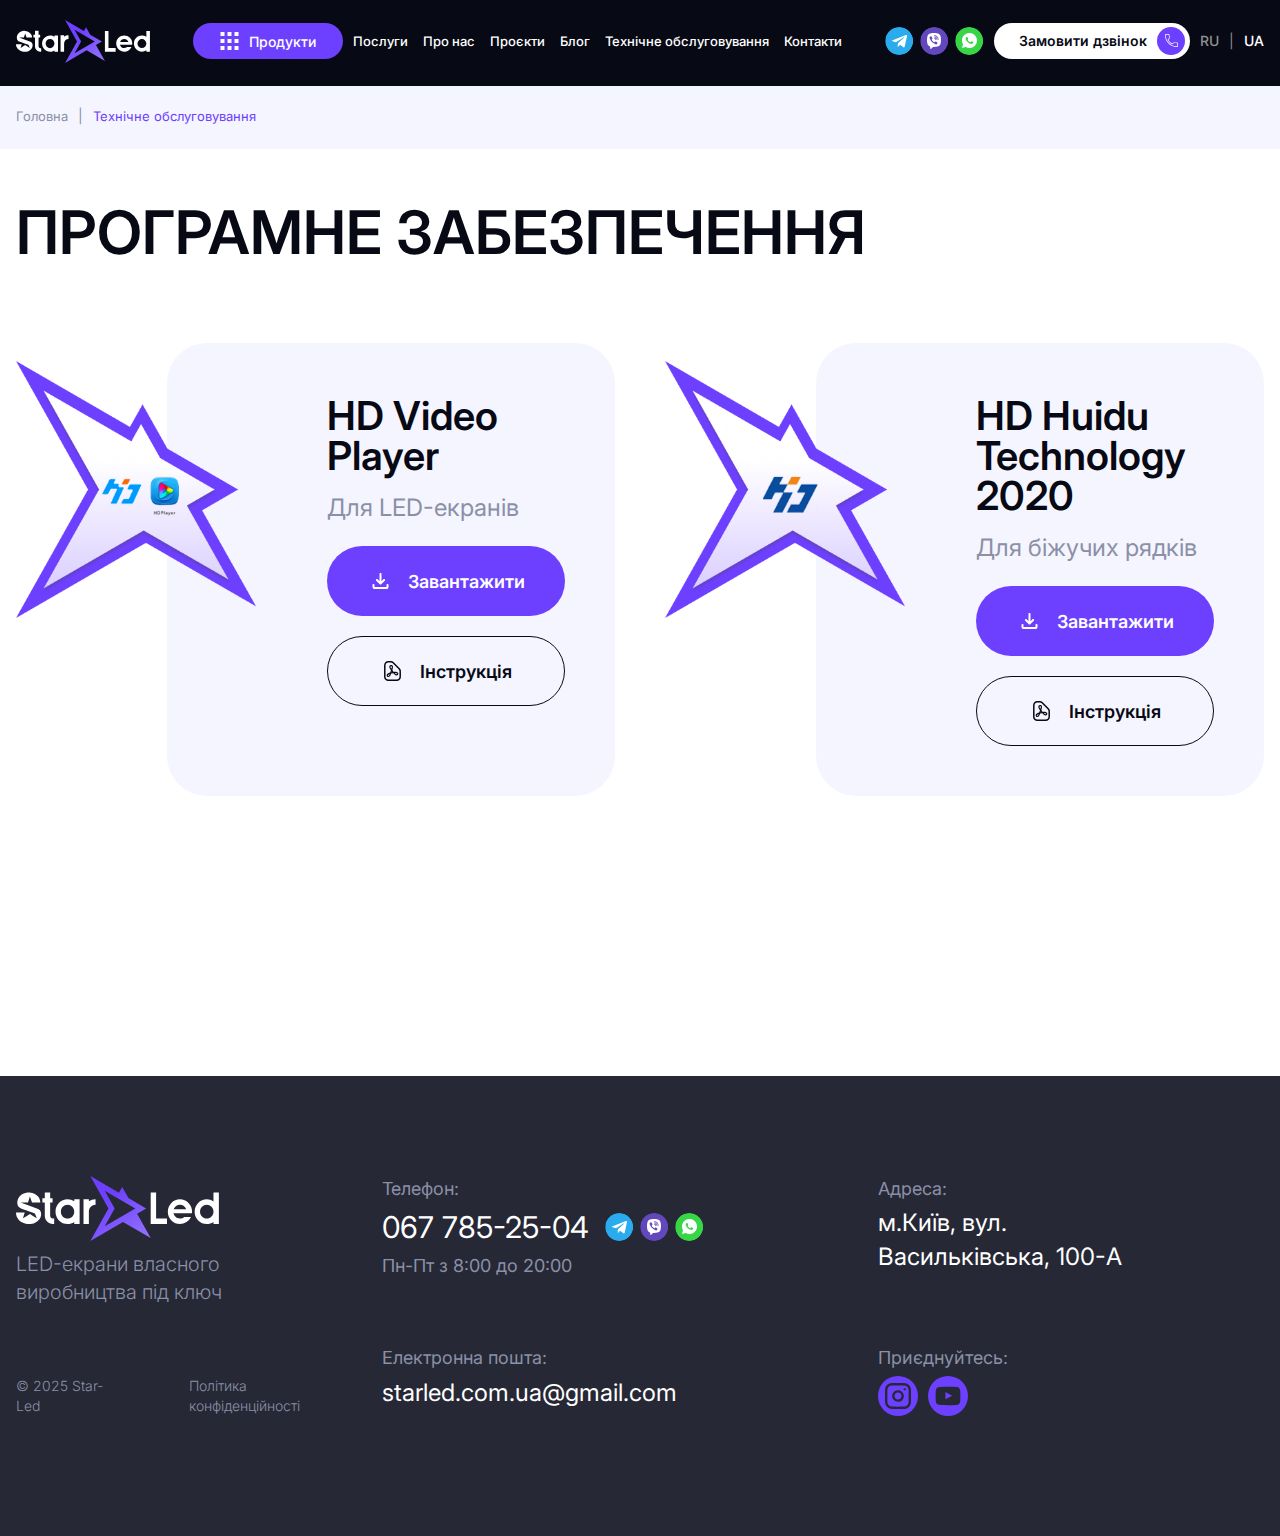
<file: maintenance.html>
<!DOCTYPE html>
<html lang="uk">
<head>
    <meta charset="UTF-8">
    <meta name="viewport" content="width=device-width, initial-scale=1.0">  
    <title>Програмне забезпечення</title>
    <link rel="icon" type="image/png" href="img/favicon.png">
    <link rel="preconnect" href="https://fonts.googleapis.com">
    <link rel="preconnect" href="https://fonts.gstatic.com" crossorigin>
    <link href="https://fonts.googleapis.com/css2?family=Inter:ital,opsz,wght@0,14..32,100..900;1,14..32,100..900&family=Ubuntu:ital,wght@0,300;0,400;0,500;0,700;1,300;1,400;1,500;1,700&display=swap" rel="stylesheet">
    <link rel="stylesheet" href="https://cdn.jsdelivr.net/npm/swiper@11/swiper-bundle.min.css">
    <link href="https://unpkg.com/aos@2.3.1/dist/aos.css" rel="stylesheet">
    <link rel="stylesheet" href="css/style.css">
</head>
<body class="body"> 
    <header class="header">
        <div class="header__top">
            <div class="container">
                <div class="header__inner">
                    <a class="header__logo" href="index.html">
                        <img src="img/logo.svg" alt="">
                    </a>
                    <a class="header__mobile-tel" href="tel:+380677852504">
                        <svg xmlns="http://www.w3.org/2000/svg" width="20" height="20" viewBox="0 0 20 20" fill="none">
                            <g clip-path="url(#clip0_6_1901)">
                                <path d="M11.4957 4.69266C12.4383 4.87654 13.3044 5.33747 13.9834 6.01646C14.6624 6.69544 15.1233 7.56159 15.3072 8.50409M11.4957 0.833008C13.4539 1.05054 15.2797 1.92738 16.6737 3.3196C18.0677 4.7118 18.9469 6.53662 19.1668 8.49442M15.7897 19.1663C7.5296 19.1663 0.833496 12.4703 0.833496 4.2102C0.833496 3.83753 0.847129 3.46805 0.873913 3.10222C0.904654 2.68237 0.920029 2.47246 1.03005 2.28137C1.12117 2.12311 1.28266 1.97302 1.44716 1.89369C1.64577 1.79792 1.87741 1.79792 2.3407 1.79792H5.05915C5.44875 1.79792 5.64355 1.79792 5.81053 1.86204C5.95804 1.91868 6.08938 2.01067 6.19302 2.12995C6.31035 2.26497 6.37692 2.44804 6.51006 2.81417L7.63526 5.90849C7.79013 6.33448 7.86761 6.54747 7.85449 6.74956C7.84291 6.92775 7.78202 7.09922 7.67878 7.24491C7.5617 7.41012 7.36735 7.52673 6.97866 7.75994L5.65805 8.55234C6.81779 11.1083 8.89058 13.1838 11.4475 14.3418L12.2399 13.0212C12.4732 12.6324 12.5897 12.4381 12.7549 12.3211C12.9006 12.2178 13.0721 12.1569 13.2502 12.1453C13.4523 12.1323 13.6654 12.2097 14.0914 12.3646L17.1857 13.4898C17.5517 13.6229 17.7349 13.6895 17.8699 13.8068C17.9892 13.9104 18.0812 14.0418 18.1377 14.1893C18.2019 14.3563 18.2019 14.5511 18.2019 14.9407V17.6592C18.2019 18.1224 18.2019 18.3541 18.1061 18.5527C18.0267 18.7172 17.8767 18.8787 17.7185 18.9698C17.5273 19.0798 17.3175 19.0951 16.8977 19.1259C16.5317 19.1528 16.1622 19.1663 15.7897 19.1663Z" stroke="white" stroke-linecap="round" stroke-linejoin="round"/>
                            </g>
                            <defs>
                                <clipPath id="clip0_6_1901">
                                <rect width="20" height="20" fill="white"/>
                                </clipPath>
                            </defs>
                        </svg>
                    </a>
                    <div class="header__center">
                        <button class="header__products-open">
                            <svg xmlns="http://www.w3.org/2000/svg" width="19" height="18" viewBox="0 0 19 18" fill="none">
                                <path d="M0.5 0H4.5V4H0.5V0Z" fill="white"/>
                                <path d="M0.5 7H4.5V11H0.5V7Z" fill="white"/>
                                <path d="M0.5 14H4.5V18H0.5V14Z" fill="white"/>
                                <path d="M7.5 0H11.5V4H7.5V0Z" fill="white"/>
                                <path d="M7.5 7H11.5V11H7.5V7Z" fill="white"/>
                                <path d="M7.5 14H11.5V18H7.5V14Z" fill="white"/>
                                <path d="M14.5 0H18.5V4H14.5V0Z" fill="white"/>
                                <path d="M14.5 7H18.5V11H14.5V7Z" fill="white"/>
                                <path d="M14.5 14H18.5V18H14.5V14Z" fill="white"/>
                            </svg>
                            Продукти
                        </button>
                        <div class="header__bottom">
                            <div class="container">
                                <div class="header__bottom-top">
                                    <h3 class="header__bottom-title">Меню</h3>
                                    <button class="header__bottom-close">
                                        <svg width="30" height="30" viewBox="0 0 30 30" fill="none" xmlns="http://www.w3.org/2000/svg">
                                            <circle cx="15" cy="15" r="14.5" stroke="#DCDFEE"/>
                                            <path d="M11.6919 11.6919L19.0765 19.0765" stroke="#1B162C" stroke-width="1.4" stroke-linecap="round"/>
                                            <path d="M19.0767 11.6919L11.692 19.0765" stroke="#1B162C" stroke-width="1.4" stroke-linecap="round"/>
                                        </svg>
                                    </button>
                                </div>
                                <button class="header__products-open">
                                    <svg width="25" height="24" viewBox="0 0 25 24" fill="none" xmlns="http://www.w3.org/2000/svg">
                                        <rect x="3.88513" y="2.99658" width="18.0075" height="18.0075" rx="5" stroke="#6D3FFF" stroke-width="1.5" stroke-linecap="round" stroke-linejoin="round"></rect>
                                        <path d="M10.3879 8.99874C10.3879 8.72249 10.1639 8.49854 9.88766 8.49854C9.6114 8.49854 9.38745 8.72249 9.38745 8.99874C9.38745 9.275 9.6114 9.49895 9.88766 9.49895C10.1639 9.49895 10.3879 9.275 10.3879 8.99874" stroke="#6D3FFF" stroke-width="1.5" stroke-linecap="round" stroke-linejoin="round"></path>
                                        <path d="M16.3903 8.99874C16.3903 8.72249 16.1664 8.49854 15.8901 8.49854C15.6138 8.49854 15.3899 8.72249 15.3899 8.99874C15.3899 9.275 15.6138 9.49895 15.8901 9.49895C16.1664 9.49895 16.3903 9.275 16.3903 8.99874" stroke="#6D3FFF" stroke-width="1.5" stroke-linecap="round" stroke-linejoin="round"></path>
                                        <path d="M10.3879 15.0012C10.3879 14.7249 10.1639 14.501 9.88766 14.501C9.6114 14.501 9.38745 14.7249 9.38745 15.0012C9.38745 15.2774 9.6114 15.5014 9.88766 15.5014C10.1639 15.5014 10.3879 15.2774 10.3879 15.0012" stroke="#6D3FFF" stroke-width="1.5" stroke-linecap="round" stroke-linejoin="round"></path>
                                        <path d="M16.3903 15.0012C16.3903 14.7249 16.1664 14.501 15.8901 14.501C15.6138 14.501 15.3899 14.7249 15.3899 15.0012C15.3899 15.2774 15.6138 15.5014 15.8901 15.5014C16.1664 15.5014 16.3903 15.2774 16.3903 15.0012" stroke="#6D3FFF" stroke-width="1.5" stroke-linecap="round" stroke-linejoin="round"></path>
                                    </svg>
                                    Продукти
                                </button>
                                <nav class="header__menu">
                                    <ul>
                                        <li>
                                            <a href="services.html">Послуги</a>
                                        </li>
                                        <li>
                                            <a href="about.html">Про нас</a>
                                        </li>
                                        <li>
                                            <a href="projects.html">Проєкти</a>
                                        </li>
                                        <li>
                                            <a href="#">Блог</a>
                                        </li>
                                        <li>
                                            <a href="maintenance.html">Технічне обслуговування</a>
                                        </li>
                                        <li>
                                            <a href="contacts.html">Контакти</a>
                                        </li>
                                    </ul>
                                </nav>
                            </div>
                        </div>
                    </div>

                    <div class="header__content">
                        <div class="header__block header__block-mobile">
                            <a class="header__tel" href="tel:+380677852504">067 785-25-04</a>
                            <div class="header__socials">
                                <a href="#" target="_blank">
                                    <svg width="29" height="28" viewBox="0 0 29 28" fill="none" xmlns="http://www.w3.org/2000/svg">
                                        <g clip-path="url(#clip0_0_834)">
                                            <rect x="0.200195" width="28" height="28" rx="14" fill="#2AABEE"/>
                                            <path d="M21.9521 9.13982L19.6796 19.7786C19.5101 20.5278 19.0751 20.6966 18.4466 20.3583L15.0379 17.8443L13.3691 19.4396C13.2004 19.6091 13.0309 19.7786 12.6439 19.7786L12.9101 16.2723L19.2686 10.4943C19.5341 10.2281 19.1959 10.1313 18.8576 10.3496L10.9519 15.3296L7.54237 14.2901C6.79312 14.0486 6.79312 13.5401 7.71187 13.2026L20.9606 8.05232C21.6131 7.85882 22.1696 8.19782 21.9521 9.13982Z" fill="white"/>
                                        </g>
                                        <defs>
                                            <clipPath id="clip0_0_834">
                                                <rect x="0.200195" width="28" height="28" rx="14" fill="white"/>
                                            </clipPath>
                                        </defs>
                                    </svg>
                                </a>
                                <a href="#" target="_blank">
                                    <svg xmlns="http://www.w3.org/2000/svg" width="29" height="28" viewBox="0 0 29 28" fill="none">
                                        <g clip-path="url(#clip0_0_831)">
                                            <rect x="0.200195" width="28" height="28" rx="14" fill="#6247BD"/>
                                            <path fill-rule="evenodd" clip-rule="evenodd" d="M17.5583 6.41223C15.2149 5.86259 12.7848 5.86259 10.4414 6.41223L10.1889 6.47085C9.52959 6.62507 8.92398 6.96828 8.43952 7.46226C7.95506 7.95624 7.61077 8.58162 7.44497 9.26875C6.852 11.7249 6.852 14.2974 7.44497 16.7536C7.6031 17.4089 7.92373 18.0086 8.37428 18.4918C8.82483 18.9749 9.38924 19.3244 10.0102 19.5046L10.3565 21.6741C10.3676 21.743 10.396 21.8075 10.4389 21.861C10.4818 21.9144 10.5376 21.9548 10.6004 21.9779C10.6632 22.0011 10.7308 22.0061 10.7961 21.9926C10.8614 21.979 10.9221 21.9473 10.9718 21.9008L13.0059 19.9915C14.5329 20.0882 16.0652 19.9601 17.5583 19.6109L17.8116 19.5522C18.4709 19.398 19.0765 19.0548 19.561 18.5608C20.0454 18.0668 20.3897 17.4415 20.5555 16.7543C21.1485 14.2982 21.1485 11.7257 20.5555 9.26954C20.3897 8.5823 20.0453 7.95686 19.5607 7.46286C19.0761 6.96887 18.4703 6.62572 17.8108 6.47163L17.5583 6.41223ZM11.0701 9.20545C10.9316 9.18418 10.7904 9.21342 10.6701 9.28829H10.6597C10.3804 9.46023 10.1286 9.67672 9.91409 9.9315C9.73533 10.148 9.6385 10.3668 9.61318 10.5778C9.59828 10.7029 9.60871 10.8295 9.64372 10.9491L9.65712 10.9569C9.85823 11.5766 10.1204 12.173 10.4407 12.7341C10.8538 13.5221 11.362 14.2511 11.9527 14.9029L11.9706 14.9294L11.9989 14.9513L12.016 14.9724L12.0369 14.9912C12.6603 15.6128 13.3566 16.1485 14.109 16.5855C14.9693 17.0771 15.4914 17.3092 15.805 17.4061V17.4108C15.8966 17.4405 15.98 17.4538 16.0642 17.4538C16.3314 17.4337 16.5843 17.3197 16.7822 17.1303C17.0243 16.9052 17.2291 16.6402 17.3885 16.3456V16.3401C17.5382 16.0431 17.4876 15.7633 17.2715 15.5734C16.838 15.1752 16.3688 14.8218 15.8705 14.5184C15.5368 14.3284 15.1979 14.4433 15.0609 14.6356L14.7682 15.0232C14.6177 15.2155 14.3451 15.1889 14.3451 15.1889L14.3377 15.1936C12.3035 14.6489 11.7605 12.4879 11.7605 12.4879C11.7605 12.4879 11.7352 12.1941 11.9237 12.044L12.2901 11.7345C12.4659 11.5845 12.588 11.2296 12.3996 10.8795C12.111 10.357 11.775 9.86494 11.3963 9.41021C11.3135 9.30344 11.1974 9.23067 11.0686 9.20467M14.5067 8.26604C14.408 8.26604 14.3132 8.30721 14.2434 8.38049C14.1736 8.45378 14.1343 8.55317 14.1343 8.65681C14.1343 8.76045 14.1736 8.85984 14.2434 8.93313C14.3132 9.00641 14.408 9.04758 14.5067 9.04758C15.4489 9.04758 16.231 9.37035 16.85 9.98933C17.168 10.3277 17.416 10.7287 17.5784 11.1679C17.7415 11.6079 17.816 12.0776 17.7967 12.5481C17.7946 12.5994 17.8022 12.6506 17.819 12.6989C17.8358 12.7471 17.8615 12.7914 17.8947 12.8292C17.9616 12.9056 18.0547 12.9509 18.1534 12.9553C18.2522 12.9596 18.3486 12.9226 18.4214 12.8524C18.4941 12.7822 18.5373 12.6846 18.5415 12.5809C18.5637 12.0022 18.4722 11.4249 18.2726 10.885C18.0721 10.3423 17.7668 9.84894 17.3758 9.436L17.3684 9.42819C16.6005 8.65837 15.6284 8.26604 14.5067 8.26604ZM14.4814 9.55089C14.3826 9.55089 14.2879 9.59206 14.2181 9.66534C14.1482 9.73863 14.109 9.83802 14.109 9.94166C14.109 10.0453 14.1482 10.1447 14.2181 10.218C14.2879 10.2913 14.3826 10.3324 14.4814 10.3324H14.4941C15.1734 10.3832 15.6679 10.6208 16.0143 11.0108C16.3696 11.4125 16.5535 11.9119 16.5394 12.5293C16.5371 12.633 16.5742 12.7333 16.6424 12.8083C16.7106 12.8833 16.8045 12.9267 16.9032 12.9291C17.002 12.9315 17.0976 12.8926 17.1691 12.821C17.2405 12.7494 17.2819 12.6509 17.2842 12.5473C17.3021 11.7369 17.0533 11.0374 16.5602 10.4794V10.4778C16.056 9.9104 15.364 9.61029 14.5313 9.55167L14.5186 9.55011L14.4814 9.55089ZM14.4673 10.86C14.4174 10.8554 14.3672 10.8613 14.3196 10.8775C14.272 10.8937 14.228 10.9198 14.1903 10.9543C14.1525 10.9887 14.1217 11.0308 14.0998 11.0779C14.0779 11.1251 14.0652 11.1765 14.0626 11.2289C14.06 11.2813 14.0675 11.3338 14.0846 11.3831C14.1018 11.4324 14.1282 11.4776 14.1624 11.516C14.1965 11.5543 14.2377 11.5851 14.2834 11.6064C14.3291 11.6277 14.3785 11.6391 14.4285 11.6399C14.7399 11.6571 14.9387 11.7556 15.0639 11.8877C15.1897 12.0206 15.2836 12.2339 15.3007 12.5676C15.3017 12.6201 15.3126 12.6718 15.333 12.7197C15.3534 12.7676 15.3827 12.8107 15.4193 12.8464C15.4559 12.8821 15.499 12.9098 15.546 12.9277C15.593 12.9456 15.6429 12.9534 15.6928 12.9506C15.7427 12.9478 15.7916 12.9345 15.8365 12.9115C15.8814 12.8885 15.9215 12.8562 15.9543 12.8166C15.987 12.777 16.0119 12.7309 16.0273 12.681C16.0427 12.6311 16.0484 12.5785 16.0441 12.5262C16.0202 12.0573 15.8802 11.6431 15.5934 11.3383C15.3052 11.0335 14.9127 10.885 14.4673 10.86Z" fill="white"/>
                                        </g>
                                        <defs>
                                            <clipPath id="clip0_0_831">
                                            <rect x="0.200195" width="28" height="28" rx="14" fill="white"/>
                                            </clipPath>
                                        </defs>
                                    </svg>
                                </a>
                                <a href="#" target="_blank">
                                    <svg xmlns="http://www.w3.org/2000/svg" width="29" height="28" viewBox="0 0 29 28" fill="none">
                                        <g clip-path="url(#clip0_0_828)">
                                            <rect x="0.200195" width="28" height="28" rx="14" fill="#38D547"/>
                                            <path d="M14.5003 6C18.6425 6 22.0002 9.35775 22.0002 13.5C22.0002 17.6422 18.6425 21 14.5003 21C13.1748 21.0023 11.8727 20.6515 10.7278 19.9837L7.00326 21L8.01725 17.274C7.34897 16.1287 6.99793 14.826 7.00026 13.5C7.00026 9.35775 10.358 6 14.5003 6ZM11.9443 9.975L11.7943 9.981C11.6973 9.98768 11.6025 10.0132 11.5153 10.056C11.4339 10.1021 11.3597 10.1597 11.2948 10.227C11.2048 10.3117 11.1538 10.3852 11.099 10.4565C10.8216 10.8172 10.6722 11.26 10.6745 11.715C10.676 12.0825 10.772 12.4402 10.922 12.7747C11.2288 13.4512 11.7335 14.1675 12.3995 14.8312C12.56 14.991 12.7175 15.1515 12.887 15.3007C13.7146 16.0293 14.7007 16.5547 15.767 16.8352L16.193 16.9005C16.3317 16.908 16.4705 16.8975 16.61 16.8907C16.8284 16.8792 17.0416 16.8201 17.2347 16.7175C17.3329 16.6668 17.4287 16.6117 17.522 16.5525C17.522 16.5525 17.5537 16.531 17.6157 16.485C17.717 16.41 17.7792 16.3567 17.8632 16.269C17.9262 16.204 17.9787 16.1285 18.0207 16.0425C18.0792 15.9202 18.1377 15.687 18.1617 15.4927C18.1797 15.3442 18.1745 15.2632 18.1722 15.213C18.1692 15.1327 18.1025 15.0495 18.0297 15.0142L17.5932 14.8185C17.5932 14.8185 16.9407 14.5342 16.5417 14.3527C16.5 14.3346 16.4553 14.3241 16.4097 14.322C16.3584 14.3166 16.3066 14.3224 16.2576 14.3388C16.2087 14.3552 16.1639 14.382 16.1262 14.4172C16.1225 14.4157 16.0722 14.4585 15.53 15.1155C15.4989 15.1573 15.456 15.1889 15.4069 15.2063C15.3577 15.2236 15.3045 15.226 15.254 15.213C15.2051 15.2 15.1572 15.1834 15.1107 15.1635C15.0177 15.1245 14.9855 15.1095 14.9217 15.0825C14.4912 14.8949 14.0926 14.6411 13.7405 14.3302C13.646 14.2477 13.5583 14.1577 13.4683 14.0707C13.1732 13.7881 12.9161 13.4685 12.7033 13.1197L12.659 13.0485C12.6277 13.0003 12.602 12.9488 12.5825 12.8947C12.554 12.7845 12.6283 12.696 12.6283 12.696C12.6283 12.696 12.8105 12.4965 12.8953 12.3885C12.9778 12.2835 13.0475 12.1815 13.0925 12.1087C13.181 11.9662 13.2088 11.82 13.1623 11.7067C12.9523 11.1937 12.7353 10.6835 12.5113 10.176C12.467 10.0755 12.3358 10.0035 12.2165 9.98925C12.176 9.98425 12.1355 9.98025 12.095 9.97725C11.9943 9.97147 11.8933 9.97247 11.7928 9.98025L11.9443 9.975Z" fill="white"/>
                                        </g>
                                        <defs>
                                            <clipPath id="clip0_0_828">
                                            <rect x="0.200195" width="28" height="28" rx="14" fill="white"/>
                                            </clipPath>
                                        </defs>
                                    </svg>
                                </a>
                            </div>
                            <button class="header__btn btn">
                                Замовити дзвінок
                                <span class="btn-tel">
                                    <svg xmlns="http://www.w3.org/2000/svg" width="18" height="18" viewBox="0 0 18 18" fill="none">
                                        <path d="M14.9737 10.5595C14.1718 10.5595 13.3863 10.4343 12.6412 10.188C12.2779 10.0627 11.866 10.1592 11.6265 10.4028L10.1507 11.5174C8.45795 10.6142 7.37416 9.53111 6.48197 7.84933L7.56644 6.40838C7.83944 6.13471 7.93729 5.73579 7.82029 5.36154C7.57327 4.613 7.44738 3.82684 7.44738 3.02632C7.44738 2.46046 6.98692 2 6.42107 2H4.02632C3.46046 2 3 2.46046 3 3.02632C3 9.62826 8.37174 15 14.9737 15C15.5395 15 16 14.5395 16 13.9737V11.5858C16 11.0199 15.5395 10.5595 14.9737 10.5595ZM15.3158 13.9737C15.3158 14.1625 15.1619 14.3158 14.9737 14.3158C8.74872 14.3158 3.6842 9.25128 3.6842 3.02632C3.6842 2.83747 3.83815 2.6842 4.02632 2.6842H6.42107C6.60923 2.6842 6.76318 2.83747 6.76318 3.02632C6.76318 3.90006 6.90003 4.75807 7.16822 5.57158C7.2079 5.69952 7.17576 5.83159 7.05055 5.96158L5.80528 7.61052C5.7266 7.7152 5.71429 7.85546 5.77381 7.97178C6.78849 9.96489 8.02077 11.1978 10.0282 12.2262C10.1439 12.2864 10.2855 12.2741 10.3902 12.1948L12.0747 10.918C12.1664 10.8277 12.3012 10.7962 12.423 10.8366C13.2413 11.1069 14.0993 11.2437 14.9737 11.2437C15.1619 11.2437 15.3159 11.397 15.3159 11.5858V13.9737H15.3158Z" fill="white"/>
                                    </svg>
                                </span>
                            </button>
                        </div>
                        <div class="header__block">
                            <div class="header__lang">
                                <a class="header__lang-item" href="#">Ru</a>
                                <span class="header__lang-line">|</span>
                                <a class="header__lang-item active" href="#">Ua</a>
                            </div>
                            <button class="header__burger">
                                <svg width="26" height="8" viewBox="0 0 26 8" fill="none" xmlns="http://www.w3.org/2000/svg">
                                    <line y1="1" x2="26" y2="1" stroke="white" stroke-width="2"/>
                                    <line x1="13" y1="7" x2="26" y2="7" stroke="white" stroke-width="2"/>
                                </svg>
                            </button>
                        </div>
                    </div>
                </div>
            </div>
        </div>
        <div class="header__products">
            <div class="container">
                <div class="header__products-top">
                    <h3 class="header__products-name">Продукти</h3>
                    <button class="header__products-close">
                        <svg width="30" height="30" viewBox="0 0 30 30" fill="none" xmlns="http://www.w3.org/2000/svg">
                            <circle cx="15" cy="15" r="14.5" stroke="#DCDFEE"/>
                            <path d="M11.6919 11.6919L19.0765 19.0765" stroke="#1B162C" stroke-width="1.4" stroke-linecap="round"/>
                            <path d="M19.0767 11.6919L11.692 19.0765" stroke="#1B162C" stroke-width="1.4" stroke-linecap="round"/>
                        </svg>
                    </button>
                </div>
                <div class="header__products-inner">
                    <a class="header__products-item" href="#">
                        <div class="header__products-image">
                            <img src="img/header/1.png" alt="">
                        </div>
                        <h3 class="header__products-title">LED-екрани</h3>
                    </a>
                    <a class="header__products-item" href="#">
                        <div class="header__products-image">
                            <img src="img/header/2.png" alt="">
                        </div>
                        <h3 class="header__products-title">Біжучий рядок</h3>
                    </a>
                    <a class="header__products-item" href="#">
                        <div class="header__products-image">
                            <img src="img/header/3.png" alt="">
                        </div>
                        <h3 class="header__products-title">Світлодіодний LED-кабінет</h3>
                    </a>
                    <a class="header__products-item" href="#">
                        <div class="header__products-image">
                            <img src="img/header/4.png" alt="">
                        </div>
                        <h3 class="header__products-title">3D букви</h3>
                    </a>
                    <a class="header__products-item" href="#">
                        <div class="header__products-image">
                            <img src="img/header/5.png" alt="">
                        </div>
                        <h3 class="header__products-title">Гнучкі LED-екрани</h3>
                    </a>
                    <a class="header__products-item" href="#">
                        <div class="header__products-image">
                            <img src="img/header/6.png" alt="">
                        </div>
                        <h3 class="header__products-title">АЗС стели</h3>
                    </a>
                    <a class="header__products-item" href="#">
                        <div class="header__products-image">
                            <img src="img/header/7.png" alt="">
                        </div>
                        <h3 class="header__products-title">LED підлога</h3>
                    </a>
                    <a class="header__products-item" href="#">
                        <div class="header__products-image">
                            <img src="img/header/8.png" alt="">
                        </div>
                        <h3 class="header__products-title">Вуличні Медіафасади</h3>
                    </a>
                    <a class="header__products-item" href="#">
                        <div class="header__products-image">
                            <img src="img/header/9.png" alt="">
                        </div>
                        <h3 class="header__products-title">Прозорі вітрини</h3>
                    </a>
                    <a class="header__products-item" href="#">
                        <div class="header__products-image">
                            <img src="img/header/10.png" alt="">
                        </div>
                        <h3 class="header__products-title">Світлодіодна медіастійка</h3>
                    </a>
                    <a class="header__products-item" href="#">
                        <div class="header__products-image">
                            <img src="img/header/11.png" alt="">
                        </div>
                        <h3 class="header__products-title">LED-борди</h3>
                    </a>
                    <a class="header__products-item" href="#">
                        <div class="header__products-image">
                            <img src="img/header/12.png" alt="">
                        </div>
                        <h3 class="header__products-title">Спортивне табло</h3>
                    </a>
                    <a class="header__products-item" href="#">
                        <div class="header__products-image">
                            <img src="img/header/13.png" alt="">
                        </div>
                        <h3 class="header__products-title">Світлодіодні цінники</h3>
                    </a>
                    <a class="header__products-item" href="#">
                        <div class="header__products-image">
                            <img src="img/header/14.png" alt="">
                        </div>
                        <h3 class="header__products-title">Світлодіодна LED-вивіска</h3>
                    </a>
                    <a class="header__products-item" href="#">
                        <div class="header__products-image">
                            <img src="img/header/15.png" alt="">
                        </div>
                        <h3 class="header__products-title">Аптечний хрест</h3>
                    </a>
                    <a class="header__products-item" href="#">
                        <div class="header__products-image">
                            <img src="img/header/16.png" alt="">
                        </div>
                        <h3 class="header__products-title">Світлодіодний екран для обміну валют</h3>
                    </a>
                </div>
            </div>
        </div>
    </header>

    <main class="main">
        <div class="breadcrumbs">
            <div class="container">
                <ul class="breadcrumbs__list">
                    <li>
                        <a href="index.html">Головна</a>
                    </li>
                    <li>
                        <a class="active" href="maintenance.html">Технічне обслуговування</a>
                    </li>
                </ul>
            </div>
        </div>
        
        <section class="maintenance">
            <div class="container">
                <div class="maintenance__inner">
                    <h1 class="maintenance__title" data-aos="fade-up" data-aos-delay="0">Програмне забезпечення</h1>
                    <div class="maintenance__block">
                        <div class="maintenance__item" data-aos="fade-up" data-aos-delay="50">
                            <div class="maintenance__item-image">
                                <img src="img/maintenance/1.png" alt="">
                            </div>
                            <div class="maintenance__item-content">
                                <h3 class="maintenance__item-title">HD Video <br>Player</h3>
                                <p class="maintenance__item-descr">Для LED-екранів</p>
                                <a class="maintenance__item-btn btn-2" href="#">
                                    <svg xmlns="http://www.w3.org/2000/svg" width="25" height="24" viewBox="0 0 25 24" fill="none">
                                        <path d="M12.5 15.575C12.3667 15.575 12.2417 15.5543 12.125 15.513C12.0083 15.4717 11.9 15.4007 11.8 15.3L8.2 11.7C8 11.5 7.904 11.2667 7.912 11C7.92 10.7333 8.016 10.5 8.2 10.3C8.4 10.1 8.63767 9.996 8.913 9.988C9.18833 9.98 9.42567 10.0757 9.625 10.275L11.5 12.15V5C11.5 4.71667 11.596 4.47934 11.788 4.288C11.98 4.09667 12.2173 4.00067 12.5 4C12.7827 3.99934 13.0203 4.09534 13.213 4.288C13.4057 4.48067 13.5013 4.718 13.5 5V12.15L15.375 10.275C15.575 10.075 15.8127 9.979 16.088 9.987C16.3633 9.995 16.6007 10.0993 16.8 10.3C16.9833 10.5 17.0793 10.7333 17.088 11C17.0967 11.2667 17.0007 11.5 16.8 11.7L13.2 15.3C13.1 15.4 12.9917 15.471 12.875 15.513C12.7583 15.555 12.6333 15.5757 12.5 15.575ZM6.5 20C5.95 20 5.47933 19.8043 5.088 19.413C4.69667 19.0217 4.50067 18.5507 4.5 18V16C4.5 15.7167 4.596 15.4793 4.788 15.288C4.98 15.0967 5.21733 15.0007 5.5 15C5.78267 14.9993 6.02033 15.0953 6.213 15.288C6.40567 15.4807 6.50133 15.718 6.5 16V18H18.5V16C18.5 15.7167 18.596 15.4793 18.788 15.288C18.98 15.0967 19.2173 15.0007 19.5 15C19.7827 14.9993 20.0203 15.0953 20.213 15.288C20.4057 15.4807 20.5013 15.718 20.5 16V18C20.5 18.55 20.3043 19.021 19.913 19.413C19.5217 19.805 19.0507 20.0007 18.5 20H6.5Z" fill="white"/>
                                    </svg>
                                    Завантажити
                                </a>
                                <a class="maintenance__item-btn btn-4" href="#">
                                    <svg xmlns="http://www.w3.org/2000/svg" width="25" height="24" viewBox="0 0 25 24" fill="none">
                                        <path d="M8.29297 21.25H16.709C17.6372 21.25 18.5275 20.8813 19.1838 20.2249C19.8402 19.5685 20.209 18.6783 20.209 17.75V12.22C20.2093 11.2919 19.841 10.4016 19.185 9.745L13.216 3.775C12.8909 3.45 12.5051 3.19221 12.0804 3.01634C11.6558 2.84047 11.2006 2.74997 10.741 2.75H8.29297C7.36471 2.75 6.47447 3.11875 5.8181 3.77513C5.16172 4.4315 4.79297 5.32174 4.79297 6.25V17.75C4.79297 18.6783 5.16172 19.5685 5.8181 20.2249C6.47447 20.8813 7.36471 21.25 8.29297 21.25Z" stroke="#070914" stroke-width="1.5" stroke-linecap="round" stroke-linejoin="round"/>
                                        <path fill-rule="evenodd" clip-rule="evenodd" d="M10.9387 7.14095C10.6997 7.21895 10.5467 7.37695 10.5027 7.55195C10.4127 7.90395 10.5027 8.28195 10.7557 8.75495C10.8817 8.98895 11.0357 9.22595 11.2057 9.47995L11.2977 9.61695L11.4427 9.83195L11.4617 9.76395L11.5477 9.45795C11.6464 9.12262 11.7231 8.78262 11.7777 8.43795C11.8667 7.79595 11.7667 7.41995 11.4687 7.17795C11.3887 7.11295 11.1907 7.05895 10.9387 7.14095ZM10.9937 11.293L10.7237 10.931L10.6917 10.883C10.5767 10.693 10.4487 10.503 10.3097 10.298L10.2097 10.149C10.0257 9.88143 9.85486 9.6051 9.69774 9.32095C9.38774 8.74295 9.13974 8.03495 9.33974 7.25395C9.50974 6.58995 10.0377 6.17295 10.5667 5.99995C11.0837 5.83195 11.7407 5.85295 12.2267 6.24695C13.0187 6.89095 13.0747 7.81995 12.9657 8.60395C12.905 9.00067 12.8178 9.39288 12.7047 9.77795L12.6087 10.118C12.5341 10.3726 12.4647 10.629 12.4007 10.887L12.3337 11.081L13.7257 12.945C14.3757 12.867 15.0897 12.82 15.7557 12.868C16.5247 12.922 17.3507 13.11 17.9137 13.644C18.0949 13.8319 18.226 14.0623 18.295 14.3141C18.364 14.5658 18.3687 14.8309 18.3087 15.085C18.1917 15.565 17.8547 15.965 17.3897 16.208C16.4047 16.723 15.4877 16.313 14.8067 15.792C14.2737 15.385 13.7617 14.817 13.3307 14.339L13.2267 14.225C12.8567 14.282 12.5067 14.346 12.2227 14.4C11.9177 14.457 11.5387 14.528 11.1267 14.62L10.9757 15.063C10.8924 15.255 10.8131 15.4483 10.7377 15.643L10.6157 15.946C10.4926 16.2579 10.35 16.5619 10.1887 16.856C9.85874 17.434 9.33174 18.048 8.44774 18.097C7.26374 18.163 6.46174 17.112 6.69174 15.989L6.69774 15.962C6.89774 15.171 7.59174 14.652 8.26274 14.309C8.85974 14.003 9.55674 13.777 10.2037 13.608L10.9937 11.293ZM11.8637 12.458L11.5767 13.301L11.9977 13.221L12.0017 13.22L12.3817 13.15L11.8637 12.458ZM14.7037 14.062C14.9777 14.352 15.2507 14.622 15.5347 14.839C16.0847 15.259 16.4747 15.332 16.8337 15.144C17.0337 15.039 17.1177 14.903 17.1427 14.802C17.1549 14.7478 17.1539 14.6915 17.14 14.6378C17.1261 14.5841 17.0996 14.5344 17.0627 14.493C16.8057 14.265 16.3407 14.113 15.6707 14.065C15.3488 14.0445 15.0258 14.0435 14.7037 14.062ZM9.69874 15.009C9.38074 15.118 9.07874 15.239 8.80874 15.377C8.22174 15.677 7.93874 15.981 7.86474 16.244C7.78674 16.659 8.05674 16.917 8.38074 16.899C8.65074 16.884 8.88674 16.715 9.14674 16.26C9.28274 16.012 9.40207 15.7563 9.50474 15.493L9.61174 15.227L9.69874 15.009Z" fill="#070914"/>
                                    </svg>
                                    Інструкція
                                </a>
                            </div>
                        </div>
                        <div class="maintenance__item" data-aos="fade-up" data-aos-delay="100">
                            <div class="maintenance__item-image">
                                <img src="img/maintenance/2.png" alt="">
                            </div>
                            <div class="maintenance__item-content">
                                <h3 class="maintenance__item-title">HD Huidu Technology 2020</h3>
                                <p class="maintenance__item-descr">Для біжучих рядків</p>
                                <a class="maintenance__item-btn btn-2" href="#">
                                    <svg xmlns="http://www.w3.org/2000/svg" width="25" height="24" viewBox="0 0 25 24" fill="none">
                                        <path d="M12.5 15.575C12.3667 15.575 12.2417 15.5543 12.125 15.513C12.0083 15.4717 11.9 15.4007 11.8 15.3L8.2 11.7C8 11.5 7.904 11.2667 7.912 11C7.92 10.7333 8.016 10.5 8.2 10.3C8.4 10.1 8.63767 9.996 8.913 9.988C9.18833 9.98 9.42567 10.0757 9.625 10.275L11.5 12.15V5C11.5 4.71667 11.596 4.47934 11.788 4.288C11.98 4.09667 12.2173 4.00067 12.5 4C12.7827 3.99934 13.0203 4.09534 13.213 4.288C13.4057 4.48067 13.5013 4.718 13.5 5V12.15L15.375 10.275C15.575 10.075 15.8127 9.979 16.088 9.987C16.3633 9.995 16.6007 10.0993 16.8 10.3C16.9833 10.5 17.0793 10.7333 17.088 11C17.0967 11.2667 17.0007 11.5 16.8 11.7L13.2 15.3C13.1 15.4 12.9917 15.471 12.875 15.513C12.7583 15.555 12.6333 15.5757 12.5 15.575ZM6.5 20C5.95 20 5.47933 19.8043 5.088 19.413C4.69667 19.0217 4.50067 18.5507 4.5 18V16C4.5 15.7167 4.596 15.4793 4.788 15.288C4.98 15.0967 5.21733 15.0007 5.5 15C5.78267 14.9993 6.02033 15.0953 6.213 15.288C6.40567 15.4807 6.50133 15.718 6.5 16V18H18.5V16C18.5 15.7167 18.596 15.4793 18.788 15.288C18.98 15.0967 19.2173 15.0007 19.5 15C19.7827 14.9993 20.0203 15.0953 20.213 15.288C20.4057 15.4807 20.5013 15.718 20.5 16V18C20.5 18.55 20.3043 19.021 19.913 19.413C19.5217 19.805 19.0507 20.0007 18.5 20H6.5Z" fill="white"/>
                                    </svg>
                                    Завантажити
                                </a>
                                <a class="maintenance__item-btn btn-4" href="#">
                                    <svg xmlns="http://www.w3.org/2000/svg" width="25" height="24" viewBox="0 0 25 24" fill="none">
                                        <path d="M8.29297 21.25H16.709C17.6372 21.25 18.5275 20.8813 19.1838 20.2249C19.8402 19.5685 20.209 18.6783 20.209 17.75V12.22C20.2093 11.2919 19.841 10.4016 19.185 9.745L13.216 3.775C12.8909 3.45 12.5051 3.19221 12.0804 3.01634C11.6558 2.84047 11.2006 2.74997 10.741 2.75H8.29297C7.36471 2.75 6.47447 3.11875 5.8181 3.77513C5.16172 4.4315 4.79297 5.32174 4.79297 6.25V17.75C4.79297 18.6783 5.16172 19.5685 5.8181 20.2249C6.47447 20.8813 7.36471 21.25 8.29297 21.25Z" stroke="#070914" stroke-width="1.5" stroke-linecap="round" stroke-linejoin="round"/>
                                        <path fill-rule="evenodd" clip-rule="evenodd" d="M10.9387 7.14095C10.6997 7.21895 10.5467 7.37695 10.5027 7.55195C10.4127 7.90395 10.5027 8.28195 10.7557 8.75495C10.8817 8.98895 11.0357 9.22595 11.2057 9.47995L11.2977 9.61695L11.4427 9.83195L11.4617 9.76395L11.5477 9.45795C11.6464 9.12262 11.7231 8.78262 11.7777 8.43795C11.8667 7.79595 11.7667 7.41995 11.4687 7.17795C11.3887 7.11295 11.1907 7.05895 10.9387 7.14095ZM10.9937 11.293L10.7237 10.931L10.6917 10.883C10.5767 10.693 10.4487 10.503 10.3097 10.298L10.2097 10.149C10.0257 9.88143 9.85486 9.6051 9.69774 9.32095C9.38774 8.74295 9.13974 8.03495 9.33974 7.25395C9.50974 6.58995 10.0377 6.17295 10.5667 5.99995C11.0837 5.83195 11.7407 5.85295 12.2267 6.24695C13.0187 6.89095 13.0747 7.81995 12.9657 8.60395C12.905 9.00067 12.8178 9.39288 12.7047 9.77795L12.6087 10.118C12.5341 10.3726 12.4647 10.629 12.4007 10.887L12.3337 11.081L13.7257 12.945C14.3757 12.867 15.0897 12.82 15.7557 12.868C16.5247 12.922 17.3507 13.11 17.9137 13.644C18.0949 13.8319 18.226 14.0623 18.295 14.3141C18.364 14.5658 18.3687 14.8309 18.3087 15.085C18.1917 15.565 17.8547 15.965 17.3897 16.208C16.4047 16.723 15.4877 16.313 14.8067 15.792C14.2737 15.385 13.7617 14.817 13.3307 14.339L13.2267 14.225C12.8567 14.282 12.5067 14.346 12.2227 14.4C11.9177 14.457 11.5387 14.528 11.1267 14.62L10.9757 15.063C10.8924 15.255 10.8131 15.4483 10.7377 15.643L10.6157 15.946C10.4926 16.2579 10.35 16.5619 10.1887 16.856C9.85874 17.434 9.33174 18.048 8.44774 18.097C7.26374 18.163 6.46174 17.112 6.69174 15.989L6.69774 15.962C6.89774 15.171 7.59174 14.652 8.26274 14.309C8.85974 14.003 9.55674 13.777 10.2037 13.608L10.9937 11.293ZM11.8637 12.458L11.5767 13.301L11.9977 13.221L12.0017 13.22L12.3817 13.15L11.8637 12.458ZM14.7037 14.062C14.9777 14.352 15.2507 14.622 15.5347 14.839C16.0847 15.259 16.4747 15.332 16.8337 15.144C17.0337 15.039 17.1177 14.903 17.1427 14.802C17.1549 14.7478 17.1539 14.6915 17.14 14.6378C17.1261 14.5841 17.0996 14.5344 17.0627 14.493C16.8057 14.265 16.3407 14.113 15.6707 14.065C15.3488 14.0445 15.0258 14.0435 14.7037 14.062ZM9.69874 15.009C9.38074 15.118 9.07874 15.239 8.80874 15.377C8.22174 15.677 7.93874 15.981 7.86474 16.244C7.78674 16.659 8.05674 16.917 8.38074 16.899C8.65074 16.884 8.88674 16.715 9.14674 16.26C9.28274 16.012 9.40207 15.7563 9.50474 15.493L9.61174 15.227L9.69874 15.009Z" fill="#070914"/>
                                    </svg>
                                    Інструкція
                                </a>
                            </div>
                        </div>
                    </div>
                </div>
            </div>
        </section>
    </main>

    <footer class="footer">
        <div class="container">
            <div class="footer__inner">
                <div class="footer__left">
                    <div class="footer__left-top">
                        <a class="footer__logo" href="index.html">
                            <img src="img/logo.svg" alt="">
                        </a>
                        <p class="footer__left-descr">LED-екрани власного виробництва під ключ</p>
                    </div>
                    <div class="footer__left-bottom">
                        <p class="footer__left-copy">© 2025 Star-Led</p>
                        <a class="footer__left-link" href="#">Політика конфіденційності</a>
                    </div>
                </div>
                <div class="footer__content">
                    <div class="footer__block">
                        <h4 class="footer__name">Телефон:</h4>
                        <div class="footer__info">
                            <a class="footer__tel" href="tel:+380677852504">067 785-25-04</a>
                            <div class="footer__social">
                                <a href="#" target="_blank">
                                    <svg width="29" height="28" viewBox="0 0 29 28" fill="none" xmlns="http://www.w3.org/2000/svg">
                                        <g clip-path="url(#clip0_0_834)">
                                            <rect x="0.200195" width="28" height="28" rx="14" fill="#2AABEE"/>
                                            <path d="M21.9521 9.13982L19.6796 19.7786C19.5101 20.5278 19.0751 20.6966 18.4466 20.3583L15.0379 17.8443L13.3691 19.4396C13.2004 19.6091 13.0309 19.7786 12.6439 19.7786L12.9101 16.2723L19.2686 10.4943C19.5341 10.2281 19.1959 10.1313 18.8576 10.3496L10.9519 15.3296L7.54237 14.2901C6.79312 14.0486 6.79312 13.5401 7.71187 13.2026L20.9606 8.05232C21.6131 7.85882 22.1696 8.19782 21.9521 9.13982Z" fill="white"/>
                                        </g>
                                        <defs>
                                            <clipPath id="clip0_0_834">
                                                <rect x="0.200195" width="28" height="28" rx="14" fill="white"/>
                                            </clipPath>
                                        </defs>
                                    </svg>
                                </a>
                                <a href="#" target="_blank">
                                    <svg xmlns="http://www.w3.org/2000/svg" width="29" height="28" viewBox="0 0 29 28" fill="none">
                                        <g clip-path="url(#clip0_0_831)">
                                            <rect x="0.200195" width="28" height="28" rx="14" fill="#6247BD"/>
                                            <path fill-rule="evenodd" clip-rule="evenodd" d="M17.5583 6.41223C15.2149 5.86259 12.7848 5.86259 10.4414 6.41223L10.1889 6.47085C9.52959 6.62507 8.92398 6.96828 8.43952 7.46226C7.95506 7.95624 7.61077 8.58162 7.44497 9.26875C6.852 11.7249 6.852 14.2974 7.44497 16.7536C7.6031 17.4089 7.92373 18.0086 8.37428 18.4918C8.82483 18.9749 9.38924 19.3244 10.0102 19.5046L10.3565 21.6741C10.3676 21.743 10.396 21.8075 10.4389 21.861C10.4818 21.9144 10.5376 21.9548 10.6004 21.9779C10.6632 22.0011 10.7308 22.0061 10.7961 21.9926C10.8614 21.979 10.9221 21.9473 10.9718 21.9008L13.0059 19.9915C14.5329 20.0882 16.0652 19.9601 17.5583 19.6109L17.8116 19.5522C18.4709 19.398 19.0765 19.0548 19.561 18.5608C20.0454 18.0668 20.3897 17.4415 20.5555 16.7543C21.1485 14.2982 21.1485 11.7257 20.5555 9.26954C20.3897 8.5823 20.0453 7.95686 19.5607 7.46286C19.0761 6.96887 18.4703 6.62572 17.8108 6.47163L17.5583 6.41223ZM11.0701 9.20545C10.9316 9.18418 10.7904 9.21342 10.6701 9.28829H10.6597C10.3804 9.46023 10.1286 9.67672 9.91409 9.9315C9.73533 10.148 9.6385 10.3668 9.61318 10.5778C9.59828 10.7029 9.60871 10.8295 9.64372 10.9491L9.65712 10.9569C9.85823 11.5766 10.1204 12.173 10.4407 12.7341C10.8538 13.5221 11.362 14.2511 11.9527 14.9029L11.9706 14.9294L11.9989 14.9513L12.016 14.9724L12.0369 14.9912C12.6603 15.6128 13.3566 16.1485 14.109 16.5855C14.9693 17.0771 15.4914 17.3092 15.805 17.4061V17.4108C15.8966 17.4405 15.98 17.4538 16.0642 17.4538C16.3314 17.4337 16.5843 17.3197 16.7822 17.1303C17.0243 16.9052 17.2291 16.6402 17.3885 16.3456V16.3401C17.5382 16.0431 17.4876 15.7633 17.2715 15.5734C16.838 15.1752 16.3688 14.8218 15.8705 14.5184C15.5368 14.3284 15.1979 14.4433 15.0609 14.6356L14.7682 15.0232C14.6177 15.2155 14.3451 15.1889 14.3451 15.1889L14.3377 15.1936C12.3035 14.6489 11.7605 12.4879 11.7605 12.4879C11.7605 12.4879 11.7352 12.1941 11.9237 12.044L12.2901 11.7345C12.4659 11.5845 12.588 11.2296 12.3996 10.8795C12.111 10.357 11.775 9.86494 11.3963 9.41021C11.3135 9.30344 11.1974 9.23067 11.0686 9.20467M14.5067 8.26604C14.408 8.26604 14.3132 8.30721 14.2434 8.38049C14.1736 8.45378 14.1343 8.55317 14.1343 8.65681C14.1343 8.76045 14.1736 8.85984 14.2434 8.93313C14.3132 9.00641 14.408 9.04758 14.5067 9.04758C15.4489 9.04758 16.231 9.37035 16.85 9.98933C17.168 10.3277 17.416 10.7287 17.5784 11.1679C17.7415 11.6079 17.816 12.0776 17.7967 12.5481C17.7946 12.5994 17.8022 12.6506 17.819 12.6989C17.8358 12.7471 17.8615 12.7914 17.8947 12.8292C17.9616 12.9056 18.0547 12.9509 18.1534 12.9553C18.2522 12.9596 18.3486 12.9226 18.4214 12.8524C18.4941 12.7822 18.5373 12.6846 18.5415 12.5809C18.5637 12.0022 18.4722 11.4249 18.2726 10.885C18.0721 10.3423 17.7668 9.84894 17.3758 9.436L17.3684 9.42819C16.6005 8.65837 15.6284 8.26604 14.5067 8.26604ZM14.4814 9.55089C14.3826 9.55089 14.2879 9.59206 14.2181 9.66534C14.1482 9.73863 14.109 9.83802 14.109 9.94166C14.109 10.0453 14.1482 10.1447 14.2181 10.218C14.2879 10.2913 14.3826 10.3324 14.4814 10.3324H14.4941C15.1734 10.3832 15.6679 10.6208 16.0143 11.0108C16.3696 11.4125 16.5535 11.9119 16.5394 12.5293C16.5371 12.633 16.5742 12.7333 16.6424 12.8083C16.7106 12.8833 16.8045 12.9267 16.9032 12.9291C17.002 12.9315 17.0976 12.8926 17.1691 12.821C17.2405 12.7494 17.2819 12.6509 17.2842 12.5473C17.3021 11.7369 17.0533 11.0374 16.5602 10.4794V10.4778C16.056 9.9104 15.364 9.61029 14.5313 9.55167L14.5186 9.55011L14.4814 9.55089ZM14.4673 10.86C14.4174 10.8554 14.3672 10.8613 14.3196 10.8775C14.272 10.8937 14.228 10.9198 14.1903 10.9543C14.1525 10.9887 14.1217 11.0308 14.0998 11.0779C14.0779 11.1251 14.0652 11.1765 14.0626 11.2289C14.06 11.2813 14.0675 11.3338 14.0846 11.3831C14.1018 11.4324 14.1282 11.4776 14.1624 11.516C14.1965 11.5543 14.2377 11.5851 14.2834 11.6064C14.3291 11.6277 14.3785 11.6391 14.4285 11.6399C14.7399 11.6571 14.9387 11.7556 15.0639 11.8877C15.1897 12.0206 15.2836 12.2339 15.3007 12.5676C15.3017 12.6201 15.3126 12.6718 15.333 12.7197C15.3534 12.7676 15.3827 12.8107 15.4193 12.8464C15.4559 12.8821 15.499 12.9098 15.546 12.9277C15.593 12.9456 15.6429 12.9534 15.6928 12.9506C15.7427 12.9478 15.7916 12.9345 15.8365 12.9115C15.8814 12.8885 15.9215 12.8562 15.9543 12.8166C15.987 12.777 16.0119 12.7309 16.0273 12.681C16.0427 12.6311 16.0484 12.5785 16.0441 12.5262C16.0202 12.0573 15.8802 11.6431 15.5934 11.3383C15.3052 11.0335 14.9127 10.885 14.4673 10.86Z" fill="white"/>
                                        </g>
                                        <defs>
                                            <clipPath id="clip0_0_831">
                                            <rect x="0.200195" width="28" height="28" rx="14" fill="white"/>
                                            </clipPath>
                                        </defs>
                                    </svg>
                                </a>
                                <a href="#" target="_blank">
                                    <svg xmlns="http://www.w3.org/2000/svg" width="29" height="28" viewBox="0 0 29 28" fill="none">
                                        <g clip-path="url(#clip0_0_828)">
                                            <rect x="0.200195" width="28" height="28" rx="14" fill="#38D547"/>
                                            <path d="M14.5003 6C18.6425 6 22.0002 9.35775 22.0002 13.5C22.0002 17.6422 18.6425 21 14.5003 21C13.1748 21.0023 11.8727 20.6515 10.7278 19.9837L7.00326 21L8.01725 17.274C7.34897 16.1287 6.99793 14.826 7.00026 13.5C7.00026 9.35775 10.358 6 14.5003 6ZM11.9443 9.975L11.7943 9.981C11.6973 9.98768 11.6025 10.0132 11.5153 10.056C11.4339 10.1021 11.3597 10.1597 11.2948 10.227C11.2048 10.3117 11.1538 10.3852 11.099 10.4565C10.8216 10.8172 10.6722 11.26 10.6745 11.715C10.676 12.0825 10.772 12.4402 10.922 12.7747C11.2288 13.4512 11.7335 14.1675 12.3995 14.8312C12.56 14.991 12.7175 15.1515 12.887 15.3007C13.7146 16.0293 14.7007 16.5547 15.767 16.8352L16.193 16.9005C16.3317 16.908 16.4705 16.8975 16.61 16.8907C16.8284 16.8792 17.0416 16.8201 17.2347 16.7175C17.3329 16.6668 17.4287 16.6117 17.522 16.5525C17.522 16.5525 17.5537 16.531 17.6157 16.485C17.717 16.41 17.7792 16.3567 17.8632 16.269C17.9262 16.204 17.9787 16.1285 18.0207 16.0425C18.0792 15.9202 18.1377 15.687 18.1617 15.4927C18.1797 15.3442 18.1745 15.2632 18.1722 15.213C18.1692 15.1327 18.1025 15.0495 18.0297 15.0142L17.5932 14.8185C17.5932 14.8185 16.9407 14.5342 16.5417 14.3527C16.5 14.3346 16.4553 14.3241 16.4097 14.322C16.3584 14.3166 16.3066 14.3224 16.2576 14.3388C16.2087 14.3552 16.1639 14.382 16.1262 14.4172C16.1225 14.4157 16.0722 14.4585 15.53 15.1155C15.4989 15.1573 15.456 15.1889 15.4069 15.2063C15.3577 15.2236 15.3045 15.226 15.254 15.213C15.2051 15.2 15.1572 15.1834 15.1107 15.1635C15.0177 15.1245 14.9855 15.1095 14.9217 15.0825C14.4912 14.8949 14.0926 14.6411 13.7405 14.3302C13.646 14.2477 13.5583 14.1577 13.4683 14.0707C13.1732 13.7881 12.9161 13.4685 12.7033 13.1197L12.659 13.0485C12.6277 13.0003 12.602 12.9488 12.5825 12.8947C12.554 12.7845 12.6283 12.696 12.6283 12.696C12.6283 12.696 12.8105 12.4965 12.8953 12.3885C12.9778 12.2835 13.0475 12.1815 13.0925 12.1087C13.181 11.9662 13.2088 11.82 13.1623 11.7067C12.9523 11.1937 12.7353 10.6835 12.5113 10.176C12.467 10.0755 12.3358 10.0035 12.2165 9.98925C12.176 9.98425 12.1355 9.98025 12.095 9.97725C11.9943 9.97147 11.8933 9.97247 11.7928 9.98025L11.9443 9.975Z" fill="white"/>
                                        </g>
                                        <defs>
                                            <clipPath id="clip0_0_828">
                                            <rect x="0.200195" width="28" height="28" rx="14" fill="white"/>
                                            </clipPath>
                                        </defs>
                                    </svg>
                                </a>
                            </div>
                        </div>
                        <p class="footer__descr">Пн-Пт з 8:00 до 20:00</p>
                    </div>
                    <div class="footer__block">
                        <h4 class="footer__name">Адреса:</h4>
                        <p class="footer__address">м.Київ, вул. <br>Васильківська, 100-A</p>
                    </div>
                    <div class="footer__block">
                        <h4 class="footer__name">Електронна пошта:</h4>
                        <a class="footer__email" href="mailto:starled.com.ua@gmail.com">starled.com.ua@gmail.com</a>
                    </div>
                    <div class="footer__block">
                        <h4 class="footer__name">Приєднуйтесь:</h4>
                        <div class="footer__join">
                            <a href="#" target="_blank">
                               <svg xmlns="http://www.w3.org/2000/svg" width="40" height="40" viewBox="0 0 40 40" fill="none">
                                    <g clip-path="url(#clip0_0_4913)">
                                        <circle cx="20" cy="20" r="18" fill="white"/>
                                        <path d="M0.000390549 19.9631C0.000390549 16.8388 -0.00117165 13.7146 0.00195274 10.5903C0.0113259 4.71512 4.69166 0.013099 10.5468 0.00528838C16.8471 -0.00252229 23.1474 -0.000960161 29.4478 0.00528838C35.306 0.0115369 39.9895 4.712 39.9941 10.5872C40.0004 16.8607 40.0004 23.1358 39.9941 29.4093C39.9879 35.3189 35.2997 39.9897 29.3712 39.9944C23.1224 39.999 16.8737 39.999 10.6264 39.9944C4.66667 39.9912 0.00820152 35.3126 0.00195274 29.3359C-0.00117165 26.2116 0.00195274 23.0874 0.00195274 19.9631H0.000390549ZM7.03339 19.9225C7.03339 21.9002 7.02558 23.8794 7.03495 25.857C7.0537 29.8389 10.1343 32.946 14.1023 32.9616C18.0328 32.9773 21.9633 32.9773 25.8938 32.9616C29.8274 32.946 32.9393 29.8561 32.958 25.9352C32.9783 21.9783 32.9768 18.0229 32.958 14.0661C32.9393 10.1451 29.8274 7.05364 25.8938 7.03958C21.9633 7.02552 18.0328 7.02552 14.1023 7.03958C10.1375 7.05364 7.0537 10.1623 7.03495 14.1426C7.02558 16.0687 7.03495 17.9948 7.03495 19.9209L7.03339 19.9225Z" fill="url(#paint0_linear_0_4913)"/>
                                        <path d="M30.624 20.0381C30.624 21.9642 30.6287 23.8903 30.624 25.818C30.6177 28.5658 28.5869 30.6169 25.8577 30.6231C21.9522 30.6294 18.0467 30.6294 14.1428 30.6231C11.4152 30.6185 9.38125 28.5643 9.37656 25.8196C9.37188 21.9408 9.37188 18.062 9.37656 14.1832C9.37969 11.437 11.4137 9.38437 14.1428 9.37969C18.0483 9.37344 21.9538 9.37344 25.8577 9.37969C28.5869 9.38437 30.6162 11.4355 30.624 14.1832C30.6287 16.1359 30.624 18.0886 30.624 20.0413V20.0381ZM19.8995 14.1629C16.6392 14.2301 14.0835 16.8842 14.1631 20.1194C14.2428 23.3483 16.8548 25.8821 20.0604 25.8383C23.316 25.7946 25.8921 23.1546 25.8374 19.9194C25.7812 16.6608 23.1364 14.0958 19.8995 14.1629ZM27.8589 13.2803C27.8589 12.632 27.3824 12.1494 26.7341 12.1415C26.0874 12.1322 25.5937 12.6039 25.575 13.246C25.5562 13.9255 26.0608 14.4363 26.7388 14.4254C27.384 14.4144 27.8589 13.9286 27.8589 13.2803Z" fill="url(#paint1_linear_0_4913)"/>
                                        <path d="M23.5127 19.9964C23.5143 21.9366 21.9427 23.5128 20.0024 23.5144C18.0638 23.5159 16.4859 21.9413 16.4844 20.0027C16.4828 18.0641 18.0575 16.4863 19.9962 16.4863C21.938 16.4863 23.5111 18.0563 23.5127 19.998V19.9964Z" fill="url(#paint2_linear_0_4913)"/>
                                    </g>
                                    <defs>
                                        <linearGradient id="paint0_linear_0_4913" x1="10.5" y1="40" x2="32.5" y2="5" gradientUnits="userSpaceOnUse">
                                        <stop stop-color="#FFBF50"/>
                                        <stop offset="0.259615" stop-color="#FF7644"/>
                                        <stop offset="0.581731" stop-color="#D63F8F"/>
                                        <stop offset="1" stop-color="#674BCB"/>
                                        </linearGradient>
                                        <linearGradient id="paint1_linear_0_4913" x1="13.5" y1="31" x2="28.5" y2="11.5" gradientUnits="userSpaceOnUse">
                                        <stop stop-color="#FFBF50"/>
                                        <stop offset="0.259615" stop-color="#FF7644"/>
                                        <stop offset="0.581731" stop-color="#D63F8F"/>
                                        <stop offset="1" stop-color="#674BCB"/>
                                        </linearGradient>
                                        <linearGradient id="paint2_linear_0_4913" x1="19.9985" y1="16.4863" x2="19.9985" y2="23.5144" gradientUnits="userSpaceOnUse">
                                        <stop stop-color="#FFBF50"/>
                                        <stop offset="0.259615" stop-color="#FF7644"/>
                                        <stop offset="0.581731" stop-color="#D63F8F"/>
                                        <stop offset="1" stop-color="#674BCB"/>
                                        </linearGradient>
                                        <clipPath id="clip0_0_4913">
                                        <rect width="40" height="40" rx="20" fill="white"/>
                                        </clipPath>
                                    </defs>
                                </svg>
                            </a>
                            <a href="#" target="_blank">
                               <svg xmlns="http://www.w3.org/2000/svg" width="40" height="40" viewBox="0 0 40 40" fill="none">
                                    <g clip-path="url(#clip0_0_4918)">
                                        <circle cx="20" cy="20" r="15" fill="white"/>
                                        <path d="M20.0351 0.00082411C23.2889 0.00082411 26.5427 -0.00542467 29.7965 0.00082411C35.5606 0.0133217 39.9844 4.42183 39.9922 10.1754C40.0016 16.7101 40 23.2447 39.9922 29.7794C39.9859 35.5829 35.5715 39.9883 29.7575 39.9946C23.2499 40.0008 16.7423 40.0008 10.2331 39.9946C4.41442 39.9899 0.0109345 35.5954 0.00468622 29.7841C-0.00156207 23.276 -0.00156207 16.7679 0.00468622 10.2582C0.00937244 4.39528 4.40504 0.00863508 10.2738 0.00238631C13.5275 -0.000738084 16.7813 0.00238631 20.0351 0.00238631V0.00082411ZM19.8946 10.78C17.2359 10.8487 14.4789 10.9049 11.7249 11.069C9.24747 11.2174 7.99469 12.4218 7.81349 14.9088C7.56668 18.3144 7.5698 21.72 7.81505 25.1256C7.97907 27.4173 8.96317 28.5452 11.2454 28.8358C12.5825 29.0061 13.9446 29.003 15.2958 29.0545C19.59 29.2154 23.8794 29.1358 28.172 28.9171C30.6822 28.789 31.9772 27.6642 32.1756 25.1787C32.4489 21.7231 32.4411 18.2629 32.1771 14.8057C32.0053 12.5546 30.801 11.2314 28.8093 11.0987C25.8742 10.9034 22.9344 10.8331 19.8946 10.7784V10.78Z" fill="#FF0000"/>
                                        <path d="M17.4238 23.3707C17.4238 21.721 17.4238 20.2228 17.4238 18.7247C17.4238 17.9983 17.4301 17.2718 17.4238 16.5454C17.4223 16.2205 17.5348 16.1143 17.8409 16.2814C19.9044 17.414 21.9679 18.545 24.1626 19.7479C21.8867 20.9727 19.7217 22.1365 17.4238 23.3722V23.3707Z" fill="#FF0000"/>
                                    </g>
                                    <defs>
                                        <clipPath id="clip0_0_4918">
                                        <rect width="40" height="40" rx="20" fill="white"/>
                                        </clipPath>
                                    </defs>
                                </svg>
                            </a>
                        </div>
                    </div>
                </div>
                <div class="footer__end">
                    <p class="footer__left-copy">© 2025 Star-Led</p>
                    <a class="footer__left-link" href="#">Політика конфіденційності</a>
                </div>
            </div>
        </div>
    </footer>

    <script src="https://unpkg.com/aos@2.3.1/dist/aos.js"></script>
    <script src="js/script.js"></script>
</body>
</html>
</file>
<file: css/style.css>
html, body, div, span, object, iframe,
h1, h2, h3, h4, h5, h6, p, blockquote, pre,
abbr, address, cite, code,
del, dfn, em, img, ins, kbd, q, samp,
small, strong, sub, sup, var,
b, i,
dl, dt, dd, ol, ul, li,
fieldset, form, label, legend,
table, caption, tbody, tfoot, thead, tr, th, td,
article, aside, canvas, details, figcaption, figure, 
footer, header, hgroup, menu, nav, section, summary,
time, mark, audio, video {
    margin:0;
    padding:0;
    border:0;
    outline:0;
    font-size:100%;
    vertical-align:baseline;
    background:transparent;
}
body {
    line-height:1;
}
* {
    -webkit-tap-highlight-color: transparent;
}
article,aside,details,figcaption,figure,
footer,header,hgroup,menu,nav,section { 
    display:block;
}

ul, li {
    list-style:none;
}

input, select {
    vertical-align:middle;
}
*,
*::after,
*::before{
    padding: 0;
    margin: 0;
    box-sizing: border-box;   
}
a{
    color: inherit;
    text-decoration: none;
    margin:0;
    padding:0;
    font-size:100%;
    vertical-align:baseline;
    background:transparent;
}
html,body{
    font-family: 'Inter', sans-serif;
    color: #8B90A7;
    font-size: 18px;
    font-style: normal;
    font-weight: 400;
    line-height: 140%;
    scroll-behavior: smooth;
    background: #fff;
}
.body{
    min-width: 320px;
}
.body.no-scroll{
    overflow: hidden;
}
.container{
    width: 100%;
    max-width: 1782px;
    padding: 0 16px;
    margin: 0 auto;
}
.btn-4,
.btn-3,
.btn-2,
.btn,
button{
    background-color: transparent;
    border: none;
    outline: none;
    cursor: pointer;
    color: #FFF;
    text-align: center;
    font-family: 'Inter', sans-serif;
    font-size: 18px;
    font-style: normal;
    font-weight: 600;
    line-height: normal;
    display: flex;
    align-items: center;
    justify-content: center;
    width: 100%;
    max-width: max-content;
    transition: all .2s ease;
}
.btn{
    background-color: #fff;
    color: #070914;
    padding: 4px 5px 4px 25px;
    border-radius: 40px;
    background: #FFF;
    font-size: 14px;
    font-weight: 600;
    line-height: 24px;
    gap: 10px;
}
.btn .btn-tel{
    width: 28px;
    min-width: 28px;
    height: 28px;
    background-color: #6D3FFF;
    display: flex;
    align-items: center;
    justify-content: center;
    border-radius: 50%;
    transition: all .2s ease;
}
.btn:hover{
    background-color: #6D3FFF;
    color: #fff;
}
.btn:hover .btn-tel{
    background-color: #070914;
}
.btn-2 {
    position: relative; 
    padding: 14px 20px;
    background-color: #6D3FFF;
    border-radius: 60px;
    height: 70px;
    overflow: hidden;
    z-index: 0;
    color: white;
    box-shadow: 0 15px 15px 0 transparent;
    gap: 15px;
}
.btn-2:hover {
    background: #825AFF;
    box-shadow: 0 15px 15px 0 #CCBCFF;
}
.btn-3{
    padding: 14px 20px;
    background-color: #070914;
    border-radius: 60px;
    gap: 15px;
    width: 100%;
}
.btn-3:hover{
    background-color: #6D3FFF;
}
.btn-4{
    padding: 14px 20px;
    border: 1px solid #070914;
    color: #070914;
    border-radius: 60px;
    gap: 15px;
    height: 70px;
}
.btn-4:hover{
    background-color: #070914;
    color: #fff;
}
.btn-4 svg path{
    transition: all .2s ease;
}
.btn-4:hover svg path[stroke]{
    stroke: #fff;
}
.btn-4:hover svg path[fill]{
    fill: #fff;
}
.btn-next,
.btn-prev{
    width: 70px;
    height: 70px;
    min-width: 70px;
    border-radius: 50%;
    border: 1px solid #070914;
    display: flex;
    align-items: center;
    justify-content: center;
    background-position: center;
    background-repeat: no-repeat;
}
.btn-prev{
    background-image: url("data:image/svg+xml,%3Csvg xmlns='http://www.w3.org/2000/svg' width='40' height='40' viewBox='0 0 40 40' fill='none'%3E%3Cpath d='M33.3337 19.999L6.66699 19.999M6.66699 19.999L16.667 9.99902M6.66699 19.999L16.667 29.999' stroke='%23070914' stroke-width='2' stroke-linecap='round' stroke-linejoin='round'/%3E%3C/svg%3E");
}
.btn-next{
    background-image: url("data:image/svg+xml,%3Csvg xmlns='http://www.w3.org/2000/svg' width='40' height='40' viewBox='0 0 40 40' fill='none'%3E%3Cpath d='M6.66634 19.999L33.333 19.999M33.333 19.999L23.333 9.99902M33.333 19.999L23.333 29.999' stroke='%23070914' stroke-width='2' stroke-linecap='round' stroke-linejoin='round'/%3E%3C/svg%3E");
}
.btn-next:active,
.btn-prev:active{
    background-color: #070914;
}
.btn-prev:active{
    background-image: url("data:image/svg+xml,%3Csvg xmlns='http://www.w3.org/2000/svg' width='40' height='40' viewBox='0 0 40 40' fill='none'%3E%3Cpath d='M33.3337 19.999L6.66699 19.999M6.66699 19.999L16.667 9.99902M6.66699 19.999L16.667 29.999' stroke='white' stroke-width='2' stroke-linecap='round' stroke-linejoin='round'/%3E%3C/svg%3E");
}
.btn-next:active{
    background-image: url("data:image/svg+xml,%3Csvg xmlns='http://www.w3.org/2000/svg' width='40' height='40' viewBox='0 0 40 40' fill='none'%3E%3Cpath d='M6.66634 19.999L33.333 19.999M33.333 19.999L23.333 9.99902M33.333 19.999L23.333 29.999' stroke='white' stroke-width='2' stroke-linecap='round' stroke-linejoin='round'/%3E%3C/svg%3E");
}
.btn-animate{
    display: flex;
}
.title{
    color: #070914;
    font-size: 60px;
    font-weight: 600;
    line-height: 120%;
}
.descr{
    color: #070914;
    font-size: 32px;
    font-weight: 300;
    line-height: 140%;
}
textarea,
textarea::placeholder,
input,
input::placeholder{
    color: #8B90A7;
    font-family: 'Inter', sans-serif;
    font-size: 20px;
    font-style: normal;
    font-weight: 300;
    line-height: normal;
}
textarea,
input{
    backdrop-filter: blur(5px);
    background-color: #F5F5FF;
    color: #070914;
    padding: 10px 30px;
    width: 100%;
    border-radius: 60px;
    border: none;
    outline: none;
    height: 70px;
}
textarea{
    resize: none;
    padding: 30px;
}
main.main{
    overflow: hidden;
    margin-top: 85px;
}
h1{
    color: #070914;
    font-size: 60px;
    font-style: normal;
    font-weight: 600;
    line-height: 110%;
    text-transform: uppercase;
}
@media (max-width: 1279px) {
    .container{
        max-width: 1000px;
    }
    h1,
    .title{
        font-size: 50px;
    }
    .descr{
        font-size: 28px;
    }
}
@media (max-width: 999px) {
    .container{
        max-width: 768px;
    }
    .h1{
        font-size: 50px;
        line-height: 90%;
    }
    .title{
        font-size: 40px;
    }
    .descr{
        font-size: 22px;
    }
}
@media (max-width: 767px) {
    h1 {
        font-size: 35px;
        line-height: 110%;
        color: #070914;
    }
    main.main{
        margin-top: 78px;
    }
    .container{
        max-width: 480px;
    }
    .btn-4,
    .btn-3,
    .btn-2,
    .btn,
    button{
        font-size: 16px;
    }
    .btn-4,
    .btn-2{
        height: 60px;
    }
    .title{
        font-size: 30px;
    }
    .descr{
        font-size: 20px;
    }
    input{
        height: 60px;
    }
    textarea,
    textarea::placeholder,
    input,
    input::placeholder{
        font-size: 18px;
    }
    .btn-next,
    .btn-prev{
        width: 55px;
        height: 55px;
        min-width: 55px;
        background-size: 25px;
    }
}
@media (min-width: 480px) {
    .btn-next:hover,
    .btn-prev:hover{
        background-color: #070914;
    }
    .btn-prev:hover{
        background-image: url("data:image/svg+xml,%3Csvg xmlns='http://www.w3.org/2000/svg' width='40' height='40' viewBox='0 0 40 40' fill='none'%3E%3Cpath d='M33.3337 19.999L6.66699 19.999M6.66699 19.999L16.667 9.99902M6.66699 19.999L16.667 29.999' stroke='white' stroke-width='2' stroke-linecap='round' stroke-linejoin='round'/%3E%3C/svg%3E");
    }
    .btn-next:hover{
        background-image: url("data:image/svg+xml,%3Csvg xmlns='http://www.w3.org/2000/svg' width='40' height='40' viewBox='0 0 40 40' fill='none'%3E%3Cpath d='M6.66634 19.999L33.333 19.999M33.333 19.999L23.333 9.99902M33.333 19.999L23.333 29.999' stroke='white' stroke-width='2' stroke-linecap='round' stroke-linejoin='round'/%3E%3C/svg%3E");
    }
}
@media (max-width: 479px) {
    h1 {
        font-size: 30px;
        line-height: 110%;
    }
    main.main{
        margin-top: 62px;
    }
    textarea,
    textarea::placeholder,
    input,
    input::placeholder{
        font-size: 16px;
    }
    html, body{
        font-size: 16px;
    }
    .descr{
        font-size: 18px;
    }
    textarea{
        padding: 20px 30px;
    }
}
.header{
    position: fixed;
    top: 0;
    left: 0;
    right: 0;
    z-index: 100;
    background: #fff;
}
.header__top{
    background-color: #070914;
}
.header__inner{
    display: flex;
    align-items: center;
    justify-content: space-between;
    gap: 40px;
    padding: 20px 0 23px;
}
.header__content{
    width: 100%;
    max-width: max-content;
    display: flex;
    align-items: center;
    justify-content: space-between;
    gap: 20px;
}
.header__block{
    display: flex;
    align-items: center;
    gap: 20px;
}
.header__block:last-of-type{
    max-width: 138px;
}
.header__tel{
    color: #FFF;
    font-size: 18px;
    font-weight: 500;
    line-height: 20px;
    transition: all .2s ease;
}
.header__tel:hover{
    text-decoration: underline;
}
.contacts__info-social,
.footer__social,
.header__socials{
    display: flex;
    align-items: center;
    justify-content: center;
    gap: 6px;
}
.contacts__info-social a,
.footer__social a,
.header__socials a{
    display: flex;
    align-items: center;
    justify-content: center;
    transition: all .2s ease;
}
.contacts__info-social a svg rect,
.footer__social a svg rect,
.header__socials a svg rect{
    transition: all .2s ease;
}
.contacts__info-social a:nth-of-type(1):hover svg rect,
.footer__social a:nth-of-type(1):hover svg rect,
.header__socials a:nth-of-type(1):hover svg rect{
    fill: #71CEFF;
}
.contacts__info-social a:nth-of-type(2):hover svg rect,
.footer__social a:nth-of-type(2):hover svg rect,
.header__socials a:nth-of-type(2):hover svg rect{
    fill: #886FDD;
}
.contacts__info-social a:nth-of-type(3):hover svg rect,
.footer__social a:nth-of-type(3):hover svg rect,
.header__socials a:nth-of-type(3):hover svg rect{
    fill: #76F082;
}
.header__lang{
    display: flex;
    align-items: center;
    gap: 20px;
}
.header__lang-item{
    color: #8F8F8F;
    font-size: 14px;
    font-weight: 500;
    line-height: 20px;
    text-transform: uppercase;
    transition: all .2s ease;
}
.header__lang-line{
    color: #8F8F8F;
    text-align: center;
    font-size: 14px;
    font-weight: 400;
    line-height: 20px;
    text-transform: uppercase;
}
.header__lang-item:hover,
.header__lang-item.active{
    color: #FFF;
}
.header__menu{
    max-width: 1150px;
    width: 100%;
    margin: 0 auto;
}
.header__menu ul{
    display: flex;
    align-items: center;
    gap: 10px;
    justify-content: space-between;
}
.header__menu ul li a{
    color: #fff;
    font-size: 14px;
    font-style: normal;
    font-weight: 500;
    line-height: 20px;
    position: relative;
    display: flex;
    align-items: center;
    justify-content: center;
    transition: all .2s ease;
}
.header__menu ul li a:hover{
    color: #6D3FFF;
}
.header__products{
    position: fixed;
    inset: 0;
    background-color: #F5F5FF;
    top: 85px;
    overflow: auto;
    padding: 71px 0 57px;
    opacity: 0;
    pointer-events: none;
    transition: all .2s ease;
}
.header__products::-webkit-scrollbar { width: 0; }
.header__products { -ms-overflow-style: none; }
.header__products { overflow: -moz-scrollbars-none; }
.header__products.active{
    opacity: 1;
    pointer-events: all;
}
.header__products-inner{
    display: grid;
    grid-template-columns: repeat(4, 1fr);
    grid-auto-rows: 155px;
    gap: 50px;
    transition: all .2s ease;
}
.header__products-item {
    width: 100%;
    height: 100%;
    background: #FFF;
    display: flex;
    align-items: center;
    justify-content: start;
    gap: 25px;
    transition: all .2s ease;
    padding: 0 21px;
    border-radius: 20px;
    background: #FFF;
    box-shadow: 0 4px 15px 0 #DCDFEE;
    position: relative;
}
.header__products-image {
    min-height: 154px;
    height: 154px;
    min-width: 154px;
    display: flex;
    align-items: center;
    width: 154px;
}
.header__products-image img{
    width: 100%;
    height: 100%;
    object-fit: contain;
}
.header__products-title {
    color: #070914;
    font-size: 20px;
    font-weight: 600;
    line-height: 120%;
    transition: all .2s ease;
}
.header__products-item:hover{
    background: #6D3FFF;
    box-shadow: 0 15px 15px 0 #CCBCFF;
}
.header__products-item:hover .header__products-title {
    color: #fff;
}
.header__products-item::after{
    background-image: url("data:image/svg+xml,%3Csvg xmlns='http://www.w3.org/2000/svg' width='150' height='150' viewBox='0 0 150 150' fill='none'%3E%3Cline x1='50' y1='74.5' x2='-4.37114e-08' y2='74.5' stroke='%238B90A7'/%3E%3Cline x1='150' y1='74.5' x2='100' y2='74.5' stroke='%238B90A7'/%3E%3Cline x1='75.5' y1='50' x2='75.5' y2='2.18558e-08' stroke='%238B90A7'/%3E%3Cline x1='75.5' y1='150' x2='75.5' y2='100' stroke='%238B90A7'/%3E%3C/svg%3E");
    width: 150px;
    height: 150px;
    background-position: center;
    background-repeat: no-repeat;
    position: absolute;
    pointer-events: none;
}
.header__products-item:nth-of-type(-n+3)::after {
    content: '';
    bottom: -102px;
    right: -99px;
}
.header__products-item:nth-last-of-type(-n+3)::after {
    content: '';
    left: -103px;
    top: -98px;
}


.header__burger{
    display: none;
}
.header__products-open{
    background: #6D3FFF;
    color: #fff;
    max-width: 150px;
    width: 100%;
    height: 36px;
    border-radius: 60px;
    padding: 5px 20px;
    gap: 10px;
    font-size: 14px;
    line-height: normal;
    font-weight: 500;
}
.header__products-open svg path{
    transition: all .2s ease;
}
.header__logo{
    display: flex;
    align-items: center;
    width: 100%;
    max-width: 134px;
}
.header__logo img{
    width: 100%;
}
.header__bottom{
    width: 100%;
    max-width: 664px;
}
.header__bottom .container{
    padding: 0;
}
.header__products-top,
.header__bottom .header__products-open,
.header__bottom-top{
    display: none;
}
.header__center{
    width: 100%;
    gap: 10px;
    display: flex;
    align-items: center;
    justify-content: space-between;
    max-width: 854px;
}
@media (max-width: 1600px) {
    .header__products-inner{
        grid-template-columns: 1fr 1fr 1fr;
    }
    .header__products-item:nth-of-type(3)::after{
        content: none;
    }
    .header__products-item:nth-of-type(16)::after{
        content: none;
    }
}
@media (max-width: 1561px) {
    .header__lang,
    .header__block,
    .header__content{
        gap: 10px;
    }
    .header__tel{
        font-size: 14px;
    }
}
@media (max-width: 1450px) {
    .header__inner{
        gap: 20px;
    }
}
@media (max-width: 1400px) {
    .header__tel{
        display: none;
    }
    .header__menu ul li a{
        font-size: 13px;
    }
    .header__center{
        max-width: 650px;
    }
}
@media (min-width: 1280px) {
    .header__products-inner{
        transform: translateY(-100%);
    }
    .header__products.active .header__products-inner{
        transform: translateY(0%);
    }
    .header__products-open:hover{
        color: #070914;
        background-color: #fff;
    }
    .header__products-open:hover svg  > *{
        fill: #6D3FFF;
    }
}
@media (max-width: 1279px) {
    .header__products{
        top: 0;
        display: flex;
        flex-direction: column;
        gap: 40px;
        z-index: 100;
        background: linear-gradient(243.28deg,#EFEFFC 4.8%,#FDF8F8 96.32%);
    }
    .header__bottom{
        position: fixed;
        inset: 0;
        background-color: #fff;
        z-index: 10;
        padding: 50px 0 65px;
        overflow: auto;
        opacity: 0;
        pointer-events: none;
        transform: translateY(-100%);
        transition: all .2s ease;
        max-width: 100%;
    }
    .header__bottom.active{
        opacity: 1;
        pointer-events: all;
        transform: translateY(0%);
    }
    .header__bottom .container{
        display: flex;
        flex-direction: column;
        height: 100%;
        padding: 0 16px;
    }
    .header__menu{
        margin-top: 45px;
        margin-bottom: 40px;
    }
    .header__menu ul{
        flex-direction: column;
        gap: 30px;
        align-items: start;
    }
    .header__menu ul li a{
        padding: 0;
        font-size: 16px;
        color: #070914;
    }
    .header__burger{
        display: flex;
    }
    .header__products-top{
        display: flex !important;
    }
    .header__products-top,
    .header__bottom-top{
        display: flex;
        align-items: center;
        justify-content: space-between;
        margin-bottom: 40px;
    }
    .header__products-name,
    .header__bottom-title {
        font-size: 30px;
        font-weight: 700;
        color: #070914;
    }
    .header__bottom .header__products-open{
        display: flex;
        background-color: #6D3FFF12;
        max-width: 100%;
        height: 44px;
        min-height: 44px;
        border-radius: 10px;
        color: #070914;
    }
    .header__tel{
        display: inline-block;
        font-size: 16px;
    }
    .header__socials{
        display: flex;
        justify-content: start;
    }
    .header__btn{
        background-color: #fff;
        padding: 5px 15px;
        font-size: 13px;
        margin-left: auto;
    }
    .header__content{
        max-width: max-content;
        margin-left: auto;
        gap: 20px;
    }
    .header__block,
    .header__lang {
        gap: 20px;
    }
    .header__products-item::after{
        content: none !important;
    }
    .header__center{
        max-width: max-content;
    }
    .header__inner{
        justify-content: start;
        gap: 35px;
    }
    .header__products-inner{
        gap: 20px;
        grid-auto-rows: 135px;
    }
    .header__products{
        padding: 50px 0;
    }
    .header__products-item{
        padding: 0 10px;
        gap: 10px;
    }
    .header__products-image {
        min-height: 100px;
        height: 100px;
        min-width: 100px;
        width: 100px;
    }
    .header__products-title{
        font-size: 18px;
    }
}
@media (max-width: 999px) {
    .header__block-mobile{
        display: flex;
        flex-direction: column;
        align-items: center;
        max-width: 100% !important;
        justify-content: center;
    }
    .header__tel{
        color: #070914;
    }
    .header__btn{
        margin: 0;
        background-color: #6D3FFF12;
        padding: 10px;
        font-size: 16px;
        max-width: 250px;
    }
    .header__products-inner{
        grid-template-columns: 1fr 1fr;
    }
}
@media (max-width: 767px) {
    .header__inner{
        gap: 20px;
    }
    .header__logo{
        max-width: 110px;
    }
    .header__products-inner{
        grid-template-columns: 1fr 1fr;
        grid-auto-rows: 115px;
    }
    .header__products-item {
        padding: 0 12px 0 10px;
        border-radius: 10px;
    }
    .header__products-title {
        font-size: 14px;
    }
    .header__products-image {
        min-height: 80px;
        height: 80px;
        min-width: 80px;
        width: 80px;
    }
    .header__products-top,
    .header__bottom-top{
        margin-bottom: 20px;
    }
}
.header__mobile-tel{
    display: none;
}
@media (max-width: 479px) {
    .header__products-title{
        font-size: 16px;
    }
    .header__tel{
        grid-column: auto;
    }
    .header__socials{
        justify-content: center;
    }
    .header__btn{
        margin: 0 auto;
    }
    .header__products-open{
        display: none;
    }
    .header__products-inner{
        grid-template-columns: 1fr;
        grid-auto-rows: 125px;
    }
    .header__products-item{
        gap: 20px;
        padding: 0 10px;
    }
    .header__products-image {
        min-height: 120px;
        height: 120px;
        min-width: 120px;
        width: 120px;
    }
    .header__products,
    .header__bottom{
        padding-top: 30px;
    }
    .header__content{
        margin-left: 0;
    }
    .header__center{
        position: absolute;
    }
    .header__inner{
        padding: 15px 0;
        justify-content: end;
    }
    .header__logo {
        max-width: 100px;
        margin-right: auto;
    }
    .header__lang{
        gap: 10px;
    }
    .header__mobile-tel{
        display: flex;
    }
}
.hero{
    position: relative;
    z-index: 1;
}
.hero__bg{
    position: absolute;
    inset: 0;
    z-index: -1;
    overflow: hidden;
}
.hero__bg::after{
    content: '';
    position: absolute;
    inset: 0;
    z-index: 0;
    background: linear-gradient(270deg, rgba(0, 0, 0, 0.00) 0%, rgba(7, 9, 20, 0.70) 77.88%);
}
.hero__bg img{
    width: 100%;
    height: 100%;
    object-fit: cover;
    object-position: right;
}
@media (min-width: 3036px) {
    .hero__bg-video {
        display: flex;
        align-items: center;
        position: absolute;
        top: 51.4%;
        left: 51.2%;
        transform: translate(-14.1%, -29.7%);
        width: 24.3vw;
        max-width: 24.3vw;
        height: 15vw;
        overflow: hidden;
        min-width: 474px;
        min-height: 299px;
    }
    .hero__bg-video--second {
        display: flex;
        align-items: center;
        position: absolute;
        top: 61.8%;
        left: 79.6%;
        transform: translate(115.9%, -33.1%);
        width: 8.8vw;
        max-width: 8.8vw;
        height: 13.3vw;
        overflow: hidden;
        min-width: 190px;
        min-height: 318px;
    }
}
@media (min-width: 1920px) {
    .hero__bg-video {
        display: flex;
        align-items: center;
        position: absolute;
        top: 51.4%;
        left: 51.3%;
        transform: translate(-15.9%, -30.6%);
        width: 24.6vw;
        max-width: 24.6vw;
        height: 15.5vw;
        overflow: hidden;
        min-width: 474px;
        min-height: 299px;
    }
    .hero__bg-video--second {
        display: flex;
        align-items: center;
        position: absolute;
        top: 58.8%;
        left: 79.6%;
        transform: translate(115.9%, -33.1%);
        width: 8.8vw;
        max-width: 8.8vw;
        height: 13.3vw;
        overflow: hidden;
        min-width: 190px;
        min-height: 318px;
    }
}
@media (max-width: 2162px) {
    .hero__bg-video--second {
        display: flex;
        align-items: center;
        position: absolute;
        top: 57.8%;
        left: 79.6%;
        transform: translate(115.9%, -33.1%);
        width: 8.8vw;
        max-width: 8.8vw;
        height: 13.3vw;
        overflow: hidden;
        min-width: 190px;
        min-height: 318px;
    }
}
@media (max-width: 2134px) {
    .hero__bg-video--second {
        display: flex;
        align-items: center;
        position: absolute;
        top: 57.8%;
        left: 79.6%;
        transform: translate(106.9%, -33.1%);
        width: 8.8vw;
        max-width: 8.8vw;
        height: 13.4vw;
        overflow: hidden;
        min-width: 190px;
        min-height: 252px;
    }
}
@media (max-width: 1920px) {
    .hero__bg-video {
        display: flex;
        align-items: center;
        position: absolute;
        top: 52%;
        left: 51.2%;
        transform: translate(-14%, -33%);
        width: 24.2vw;
        max-width: 40vw;
        height: 10vw;
        overflow: hidden;
        min-width: 479px;
        min-height: 298px;
    }
    .hero__bg-video--second {
        display: flex;
        align-items: center;
        position: absolute;
        top: 56.8%;
        left: 78.6%;
        transform: translate(115.9%, -33.1%);
        width: 5.8vw;
        max-width: 6.8vw;
        height: 13.3vw;
        overflow: hidden;
        min-width: 190px;
        min-height: 252px;
    }
}
.hero__bg-video--second video,
.hero__bg-video video{
    width: 100%;
    height: 100%;
    object-fit: cover;
    object-position: center;
}
.hero__inner{
    min-height: 815px;
    padding: 20px 0;
    display: flex;
    flex-direction: column;
    justify-content: center;
    max-width: 780px;
}
.hero__name{
    color: #FFF;
    font-size: 32px;
    font-weight: 300;
    line-height: 120%;
    margin-bottom: 10px;
}
.hero__title{
    color: #FFF;
}
.hero__title span{
    font-size: 50px;
    text-transform: none;
}
.hero__descr{
    margin-top: 20px;
    color: #E1E1E1;
    font-size: 20px;
    line-height: 30px;
}
.hero__descr strong{
    color: #fff;
}
.hero__btn{
    margin-top: 35px;
    max-width: 300px;
}
@media (max-width: 1920px) {
    .hero__bg-video {
        left: initial;
        right: 460px;
    }
    .hero__bg-video--second {
        left: initial;
        right: 26px;
        transform: translate(0, -32.1%);
        min-width: 178px;
    }
}
@media (max-width: 1279px) {
    .hero__inner{
        min-height: 600px;
    }
    .hero__bg-video {
        width: 30.2vw;
        max-width: 10vw;
        height: 10vw;
        min-width: 348px;
        min-height: 219px;
    }
    .hero__bg-video--second {
        top: 56.8%;
        width: 505.8vw;
        max-width: 6.8vw;
        height: 13.3vw;
        min-width: 122px;
        right: 21px;
        min-height: 186px;
    }
    .hero__bg-video {
        right: 340px;
    }
}
@media (max-width: 999px) {
    .hero__inner{
        min-height: 575px;
    }
    .hero__name{
        font-size: 28px;
    }
    .hero__title span{
        font-size: 40px;
    }
    .hero__bg-video {
        right: 326px;
    }
}
@media (max-width: 767px) {
    .hero__name{
        font-size: 22px;
        color: #070914;
    }
    .hero__title {
        color: #070914;
    }
    .hero__title span {
        font-size: 30px;
    }
    .hero__descr {
        margin-top: 15px;
        color: #070914;
        font-size: 18px;
        line-height: 24px;
    }
    .hero__descr strong{
        color: #070914;
    }
    .hero__btn{
        margin-top: 30px;
        max-width: 280px;
    }
    .hero__inner{
        padding: 450px 0 80px;
    }
    .hero__bg{
        top: 0;
        left: initial;
        right: 0;
        bottom: initial;
        min-width: 100vw;
        height: 400px;
    }
    .hero__bg-video {
        top: 52.2%;
        left: initial;
        width: 230px;
        max-width: none;
        height: 145px;
        min-width: auto;
        min-height: auto;
        right: 231px;
    }
    .hero__bg::after {
        background: linear-gradient(270deg, rgba(0, 0, 0, 0.00) 0%, rgba(7, 9, 20, 0.4) 77.88%);
    }
    .hero__bg-video--second {
        top: 56.8%;
        width: 505.8vw;
        max-width: 6.8vw;
        height: 124px;
        min-width: 86px;
        right: 14px;
        min-height: auto;
    }
}
@media (max-width: 510px) {
    .hero__bg{
        height: 320px;
    }
    .hero__bg-video {
        top: 52.2%;
        width: 183px;
        height: 118px;
        right: 185px;
    }
    .hero__bg-video--second {
        top: 56.7%;
        width: 41px;
        height: 98px;
        right: 9px;
        min-width: 71px;
    }
    .hero__inner{
        padding-top: 350px;
    }
}
@media (max-width: 479px) {
    .hero__name{
        font-size: 16px;
    }
    .hero__title span {
        font-size: 22px;
    }
    .hero__descr {
        margin-top: 20px;
        font-size: 16px;
        line-height: 20px;
    }
    .hero__bg{
        height: 260px;
    }
    .hero__bg-video {
        top: 52.2%;
        width: 153px;
        height: 96px;
        right: 147px;
    }
    .hero__bg-video--second {
        top: 57.1%;
        width: 60px;
        height: 82px;
        right: 8px;
        min-width: 57px;
    }
    .hero__inner{
        padding-top: 290px;
    }
}
/* connect */
.connect{
    padding: 143px 0 205px;
    background: #F5F5FF;
}
.connect__top{
    display: flex;
    align-items: center;
    gap: 20px;
    justify-content: space-between;
}
.connect__title{
    width: 100%;
    max-width: 1056px;
}
.connect__descr{
    width: 100%;
    max-width: 540px;
}
.connect__block{
    margin-top: 67px;
    display: grid;
    grid-template-columns: repeat(3, 1fr);
    grid-auto-rows: minmax(273px, 1fr);
    gap: 109px;
}
.connect__item{
    border-radius: 40px;
    background: #6D3FFF;
    padding: 160px 37px 37px;
    position: relative;
    display: flex;
    flex-direction: column;
    align-items: end;
    justify-content: end;
}
.connect__item-icon{
    position: absolute;
    top: 38px;
    left: 37px;
    display: flex;
    align-items: center;
    justify-content: center;
    width: 100px;
    height: 100px;
    min-width: 100px;
}
.connect__item-icon img{
    width: 100%;
}
.connect__item-title{
    color: #FFF;
    text-align: right;
    font-size: 30px;
    font-weight: 600;
    line-height: 120%;
    max-width: 340px;
}
@media (max-width: 1279px) {
    .connect{
        padding: 120px 0;
    }
    .connect__top{
        flex-direction: column;
        align-self: flex-start;
    }
    .connect__descr{
        max-width: 100%;
    }
    .connect__block{
        gap: 40px;
    }
}
@media (max-width: 999px) {
    .connect {
        padding: 80px 0;
    }
    .connect__block{
        grid-template-columns: 1fr 1fr;
        grid-auto-rows: minmax(233px, 1fr);
    }
    .connect__item-icon {
        top: 30px;
        left: 30px;
        width: 70px;
        height: 70px;
        min-width: 70px;
    }
    .connect__item-title{
        font-size: 28px;
    }
    .connect__item{
        padding: 120px 37px 37px;
        border-radius: 20px;
    }
}
@media (max-width: 767px) {
    .connect__block{
        grid-template-columns: 1fr;
        grid-auto-rows: minmax(200px, 1fr);
        margin-top: 40px;
        gap: 20px;
    }
    .connect__item {
        padding: 100px 30px 30px;
    }
}
@media (max-width: 479px) {
    .connect__item-icon {
        top: 20px;
        left: 20px;
        width: 60px;
        height: 60px;
        min-width: 60px;
    }
    .connect__item-title {
        font-size: 24px;
    }
}
/* areas */
.areas{
    padding: 169px 0;
}
.areas__title{
    text-align: center;
}
.areas__descr{
    margin-top: 20px;
    text-align: center;
}
.areas__block{
    margin-top: 30px;
    display: flex;
    gap: 20px;
    justify-content: space-between;
    align-items: center;
}
.areas__block-content{
    display: flex;
    flex-direction: column;
    gap: 20px;
    width: 100%;
    position: relative;
    max-width: 510px;
}
.areas__block-title{
    color: #8B90A7;
    font-size: 24px;
    font-weight: 400;
    line-height: 140%;
    padding: 5px 39px;
    border-radius: 40px;
    border: 1px solid #DCDFEE;
    min-height: 96px;
    display: flex;
    align-items: center;
    cursor: pointer;
    transition: all .2s ease;
}
.areas__block-center{
    position: relative;
    z-index: 1;
    margin: 0 -52px;
}
.areas__block-center::before{
    content: '';
    position: absolute;
    width: 488px;
    min-width: 488px;
    height: 488px;
    flex-shrink: 0;
    border-radius: 488px;
    background: rgba(109, 63, 255, 0.20);
    filter: blur(50px);
    top: 50%;
    left: 50%;
    transform: translate(-50%, -50%);
    z-index: -1;
    pointer-events: none;
}
.areas__block-image {
    display: flex;
    align-items: center;
    border-radius: 40px;
    overflow: hidden;
    width: 100%;
    height: 348px;
    min-width: 495px;
    max-width: 495px;
    background-color: #6D3FFF;
}
.areas__block-image:not(.active){
    display: none;
}
.areas__block-image img{
    width: 100%;
    height: 100%;
    object-fit: cover;
    object-position: center;
}
.areas__block-item{
    width: 100%;
    max-width: 510px;
    position: relative;
}
.areas__block-item::after{
    content: '';
    position: absolute;
    background-position: center;
    background-repeat: no-repeat;
    background-size: contain;
}
.areas__block-content:nth-of-type(1) .areas__block-item:nth-of-type(1){
    margin-left: 188px;
}
.areas__block-content:nth-of-type(1) .areas__block-item:nth-of-type(2){
    margin-left: 61px;
}
.areas__block-content:nth-of-type(1) .areas__block-item:nth-of-type(6){
    margin-left: 61px;
}
.areas__block-content:nth-of-type(1) .areas__block-item:nth-of-type(7){
    margin-left: 188px;
}
.areas__block-content:last-of-type .areas__block-item:nth-of-type(1){
    margin-left: -188px;
}
.areas__block-content:last-of-type .areas__block-item:nth-of-type(2){
    margin-left: -61px;
}
.areas__block-content:last-of-type .areas__block-item:nth-of-type(6){
    margin-left: -61px;
}
.areas__block-content:last-of-type .areas__block-item:nth-of-type(7){
    margin-left: -188px;
}
.areas__block-item.active .areas__block-title{
    color: #FFF;
    background: #6D3FFF;
    box-shadow: 0 15px 15px 0 #CCBCFF;
}
.areas__block-content:nth-of-type(1) .areas__block-item:nth-of-type(1)::after{
    background-image: url("data:image/svg+xml,%3Csvg xmlns='http://www.w3.org/2000/svg' width='154' height='190' viewBox='0 0 154 190' fill='none'%3E%3Cpath d='M0.833333 3.5C0.833333 4.97276 2.02724 6.16667 3.5 6.16667C4.97276 6.16667 6.16667 4.97276 6.16667 3.5C6.16667 2.02724 4.97276 0.833333 3.5 0.833333C2.02724 0.833333 0.833333 2.02724 0.833333 3.5ZM40.5 3.5L40.9285 3.24241L40.7828 3H40.5V3.5ZM147.833 186.5C147.833 187.973 149.027 189.167 150.5 189.167C151.973 189.167 153.167 187.973 153.167 186.5C153.167 185.027 151.973 183.833 150.5 183.833C149.027 183.833 147.833 185.027 147.833 186.5ZM3.5 3.5V4H40.5V3.5V3H3.5V3.5ZM40.5 3.5L40.0715 3.75759L150.071 186.758L150.5 186.5L150.929 186.242L40.9285 3.24241L40.5 3.5Z' fill='%23DCDFEE'/%3E%3C/svg%3E");
    width: 147px;
    height: 183px;
    top: 47px;
    right: -146px;
}
.areas__block-content:nth-of-type(1) .areas__block-item:nth-of-type(2)::after{
    background-image: url("data:image/svg+xml,%3Csvg xmlns='http://www.w3.org/2000/svg' width='183' height='72' viewBox='0 0 183 72' fill='none'%3E%3Cpath d='M0.333333 3C0.333333 4.47276 1.52724 5.66667 3 5.66667C4.47276 5.66667 5.66667 4.47276 5.66667 3C5.66667 1.52724 4.47276 0.333333 3 0.333333C1.52724 0.333333 0.333333 1.52724 0.333333 3ZM40 3L40.2119 2.54712C40.1456 2.51608 40.0732 2.5 40 2.5V3ZM177.333 68.5C177.333 69.9728 178.527 71.1667 180 71.1667C181.473 71.1667 182.667 69.9728 182.667 68.5C182.667 67.0272 181.473 65.8333 180 65.8333C178.527 65.8333 177.333 67.0272 177.333 68.5ZM3 3V3.5H40V3V2.5H3V3ZM40 3L39.7881 3.45288L179.788 68.9529L180 68.5L180.212 68.0471L40.2119 2.54712L40 3Z' fill='%23DCDFEE'/%3E%3C/svg%3E");
    width: 177px;
    height: 65.5px;
    top: 49px;
    right: -171px;
}
.areas__block-content:nth-of-type(1) .areas__block-item:nth-of-type(3)::after{
    background-image: url("data:image/svg+xml,%3Csvg xmlns='http://www.w3.org/2000/svg' width='142' height='44' viewBox='0 0 142 44' fill='none'%3E%3Cpath d='M0.833333 3C0.833333 4.47276 2.02724 5.66667 3.5 5.66667C4.97276 5.66667 6.16667 4.47276 6.16667 3C6.16667 1.52724 4.97276 0.333333 3.5 0.333333C2.02724 0.333333 0.833333 1.52724 0.833333 3ZM40.5 3L40.6787 2.53302C40.6216 2.51119 40.5611 2.5 40.5 2.5V3ZM135.833 40.5C135.833 41.9728 137.027 43.1667 138.5 43.1667C139.973 43.1667 141.167 41.9728 141.167 40.5C141.167 39.0272 139.973 37.8333 138.5 37.8333C137.027 37.8333 135.833 39.0272 135.833 40.5ZM3.5 3V3.5H40.5V3V2.5H3.5V3ZM40.5 3L40.3213 3.46698L138.321 40.967L138.5 40.5L138.679 40.033L40.6787 2.53302L40.5 3Z' fill='%23DCDFEE'/%3E%3C/svg%3E");
    width: 135px;
    height: 37.5px;
    top: 48px;
    right: -125px;
}
.areas__block-content:nth-of-type(1) .areas__block-item:nth-of-type(4)::after{
    background-image: url("data:image/svg+xml,%3Csvg xmlns='http://www.w3.org/2000/svg' width='142' height='7' viewBox='0 0 142 7' fill='none'%3E%3Cpath d='M0.833333 3.5C0.833333 4.97276 2.02724 6.16667 3.5 6.16667C4.97276 6.16667 6.16667 4.97276 6.16667 3.5C6.16667 2.02724 4.97276 0.833333 3.5 0.833333C2.02724 0.833333 0.833333 2.02724 0.833333 3.5ZM135.833 3.5C135.833 4.97276 137.027 6.16667 138.5 6.16667C139.973 6.16667 141.167 4.97276 141.167 3.5C141.167 2.02724 139.973 0.833333 138.5 0.833333C137.027 0.833333 135.833 2.02724 135.833 3.5ZM3.5 3.5V4H138.5V3.5V3H3.5V3.5Z' fill='%23DCDFEE'/%3E%3C/svg%3E");
    width: 135px;
    height: 10px;
    top: 48px;
    right: -133px;
}
.areas__block-content:nth-of-type(1) .areas__block-item:nth-of-type(5)::after{
    background-image: url("data:image/svg+xml,%3Csvg xmlns='http://www.w3.org/2000/svg' width='141' height='44' viewBox='0 0 141 44' fill='none'%3E%3Cpath d='M0.333333 40.5C0.333333 39.0272 1.52724 37.8333 3 37.8333C4.47276 37.8333 5.66667 39.0272 5.66667 40.5C5.66667 41.9728 4.47276 43.1667 3 43.1667C1.52724 43.1667 0.333333 41.9728 0.333333 40.5ZM40 40.5L40.1787 40.967C40.1216 40.9888 40.0611 41 40 41V40.5ZM135.333 3C135.333 1.52724 136.527 0.333332 138 0.333332C139.473 0.333332 140.667 1.52724 140.667 3C140.667 4.47276 139.473 5.66667 138 5.66667C136.527 5.66667 135.333 4.47276 135.333 3ZM3 40.5V40H40V40.5V41H3V40.5ZM40 40.5L39.8213 40.033L137.821 2.53302L138 3L138.179 3.46698L40.1787 40.967L40 40.5Z' fill='%23DCDFEE'/%3E%3C/svg%3E");
    width: 135px;
    height: 37.5px;
    top: 11px;
    right: -125px;
}
.areas__block-content:nth-of-type(1) .areas__block-item:nth-of-type(6)::after{
    background-image: url("data:image/svg+xml,%3Csvg xmlns='http://www.w3.org/2000/svg' width='183' height='72' viewBox='0 0 183 72' fill='none'%3E%3Cpath d='M0.333333 68.5C0.333333 67.0272 1.52724 65.8333 3 65.8333C4.47276 65.8333 5.66667 67.0272 5.66667 68.5C5.66667 69.9728 4.47276 71.1667 3 71.1667C1.52724 71.1667 0.333333 69.9728 0.333333 68.5ZM40 68.5L40.2119 68.9529C40.1456 68.9839 40.0732 69 40 69V68.5ZM177.333 3C177.333 1.52724 178.527 0.333336 180 0.333336C181.473 0.333336 182.667 1.52724 182.667 3C182.667 4.47276 181.473 5.66667 180 5.66667C178.527 5.66667 177.333 4.47276 177.333 3ZM3 68.5V68H40V68.5V69H3V68.5ZM40 68.5L39.7881 68.0471L179.788 2.54711L180 3L180.212 3.45289L40.2119 68.9529L40 68.5Z' fill='%23DCDFEE'/%3E%3C/svg%3E");
    width: 177px;
    height: 65.5px;
    top: -17px;
    right: -171px;
}
.areas__block-content:nth-of-type(1) .areas__block-item:nth-of-type(7)::after{
    background-image: url("data:image/svg+xml,%3Csvg xmlns='http://www.w3.org/2000/svg' width='153' height='189' viewBox='0 0 153 189' fill='none'%3E%3Cpath d='M0.333333 186C0.333333 184.527 1.52724 183.333 3 183.333C4.47276 183.333 5.66667 184.527 5.66667 186C5.66667 187.473 4.47276 188.667 3 188.667C1.52724 188.667 0.333333 187.473 0.333333 186ZM40 186L40.4285 186.258L40.2828 186.5H40V186ZM147.333 3C147.333 1.52724 148.527 0.333328 150 0.333328C151.473 0.333328 152.667 1.52724 152.667 3C152.667 4.47276 151.473 5.66667 150 5.66667C148.527 5.66667 147.333 4.47276 147.333 3ZM3 186V185.5H40V186V186.5H3V186ZM40 186L39.5715 185.742L149.571 2.7424L150 3L150.429 3.2576L40.4285 186.258L40 186Z' fill='%23DCDFEE'/%3E%3C/svg%3E");
    width: 147px;
    height: 183px;
    top: -135px;
    right: -146px;
}
.areas__block-content:last-of-type .areas__block-item:nth-of-type(1)::after{
    background-image: url("data:image/svg+xml,%3Csvg xmlns='http://www.w3.org/2000/svg' width='154' height='190' viewBox='0 0 154 190' fill='none'%3E%3Cpath d='M153.167 3.5C153.167 4.97276 151.973 6.16667 150.5 6.16667C149.027 6.16667 147.833 4.97276 147.833 3.5C147.833 2.02724 149.027 0.833333 150.5 0.833333C151.973 0.833333 153.167 2.02724 153.167 3.5ZM113.5 3.5L113.071 3.24241L113.217 3H113.5V3.5ZM6.16667 186.5C6.16667 187.973 4.97276 189.167 3.5 189.167C2.02724 189.167 0.833328 187.973 0.833328 186.5C0.833328 185.027 2.02724 183.833 3.5 183.833C4.97276 183.833 6.16667 185.027 6.16667 186.5ZM150.5 3.5V4H113.5V3.5V3H150.5V3.5ZM113.5 3.5L113.929 3.75759L3.92854 186.758L3.5 186.5L3.07146 186.242L113.071 3.24241L113.5 3.5Z' fill='%23DCDFEE'/%3E%3C/svg%3E");
    width: 147px;
    height: 183px;
    top: 47px;
    left: -146px;
}
.areas__block-content:last-of-type .areas__block-item:nth-of-type(2)::after{
    background-image: url("data:image/svg+xml,%3Csvg xmlns='http://www.w3.org/2000/svg' width='183' height='72' viewBox='0 0 183 72' fill='none'%3E%3Cpath d='M182.667 3C182.667 4.47276 181.473 5.66667 180 5.66667C178.527 5.66667 177.333 4.47276 177.333 3C177.333 1.52724 178.527 0.333333 180 0.333333C181.473 0.333333 182.667 1.52724 182.667 3ZM143 3L142.788 2.54712C142.854 2.51608 142.927 2.5 143 2.5V3ZM5.66667 68.5C5.66667 69.9728 4.47276 71.1667 3 71.1667C1.52724 71.1667 0.333328 69.9728 0.333328 68.5C0.333328 67.0272 1.52724 65.8333 3 65.8333C4.47276 65.8333 5.66667 67.0272 5.66667 68.5ZM180 3V3.5H143V3V2.5H180V3ZM143 3L143.212 3.45288L3.21188 68.9529L3 68.5L2.78812 68.0471L142.788 2.54712L143 3Z' fill='%23DCDFEE'/%3E%3C/svg%3E");
    width: 177px;
    height: 65.5px;
    top: 49px;
    left: -171px;
}
.areas__block-content:last-of-type .areas__block-item:nth-of-type(3)::after{
    background-image: url("data:image/svg+xml,%3Csvg xmlns='http://www.w3.org/2000/svg' width='142' height='44' viewBox='0 0 142 44' fill='none'%3E%3Cpath d='M141.167 3C141.167 4.47276 139.973 5.66667 138.5 5.66667C137.027 5.66667 135.833 4.47276 135.833 3C135.833 1.52724 137.027 0.333333 138.5 0.333333C139.973 0.333333 141.167 1.52724 141.167 3ZM101.5 3L101.321 2.53302C101.378 2.51119 101.439 2.5 101.5 2.5V3ZM6.16667 40.5C6.16667 41.9728 4.97276 43.1667 3.5 43.1667C2.02724 43.1667 0.833328 41.9728 0.833328 40.5C0.833328 39.0272 2.02724 37.8333 3.5 37.8333C4.97276 37.8333 6.16667 39.0272 6.16667 40.5ZM138.5 3V3.5H101.5V3V2.5H138.5V3ZM101.5 3L101.679 3.46698L3.6787 40.967L3.5 40.5L3.3213 40.033L101.321 2.53302L101.5 3Z' fill='%23DCDFEE'/%3E%3C/svg%3E");
    width: 135px;
    height: 37.5px;
    top: 48px;
    left: -125px;
}
.areas__block-content:last-of-type .areas__block-item:nth-of-type(4)::after{
    background-image: url("data:image/svg+xml,%3Csvg xmlns='http://www.w3.org/2000/svg' width='142' height='7' viewBox='0 0 142 7' fill='none'%3E%3Cpath d='M141.167 3.5C141.167 4.97276 139.973 6.16667 138.5 6.16667C137.027 6.16667 135.833 4.97276 135.833 3.5C135.833 2.02724 137.027 0.833333 138.5 0.833333C139.973 0.833333 141.167 2.02724 141.167 3.5ZM6.16667 3.5C6.16667 4.97276 4.97276 6.16667 3.5 6.16667C2.02724 6.16667 0.833328 4.97276 0.833328 3.5C0.833328 2.02724 2.02724 0.833333 3.5 0.833333C4.97276 0.833333 6.16667 2.02724 6.16667 3.5ZM138.5 3.5V4H3.5V3.5V3H138.5V3.5Z' fill='%23DCDFEE'/%3E%3C/svg%3E");
    width: 135px;
    height: 10px;
    top: 48px;
    left: -133px;
}
.areas__block-content:last-of-type .areas__block-item:nth-of-type(5)::after{
    background-image: url("data:image/svg+xml,background-image: url('data:image/svg+xml,%253Csvg xmlns='http://www.w3.org/2000/svg' width='142' height='7' viewBox='0 0 142 7' fill='none'%253E%253Cpath d='M141.167 3.5C141.167 4.97276 139.973 6.16667 138.5 6.16667C137.027 6.16667 135.833 4.97276 135.833 3.5C135.833 2.02724 137.027 0.833333 138.5 0.833333C139.973 0.833333 141.167 2.02724 141.167 3.5ZM6.16667 3.5C6.16667 4.97276 4.97276 6.16667 3.5 6.16667C2.02724 6.16667 0.833328 4.97276 0.833328 3.5C0.833328 2.02724 2.02724 0.833333 3.5 0.833333C4.97276 0.833333 6.16667 2.02724 6.16667 3.5ZM138.5 3.5V4H3.5V3.5V3H138.5V3.5Z' fill='%2523DCDFEE'/%253E%253C/svg%253E');");
    width: 135px;
    height: 37.5px;
    top: 11px;
    left: -125px;
}
.areas__block-content:last-of-type .areas__block-item:nth-of-type(6)::after{
    background-image: url("data:image/svg+xml,%3Csvg xmlns='http://www.w3.org/2000/svg' width='183' height='72' viewBox='0 0 183 72' fill='none'%3E%3Cpath d='M182.667 68.5C182.667 67.0272 181.473 65.8333 180 65.8333C178.527 65.8333 177.333 67.0272 177.333 68.5C177.333 69.9728 178.527 71.1667 180 71.1667C181.473 71.1667 182.667 69.9728 182.667 68.5ZM143 68.5L142.788 68.9529C142.854 68.9839 142.927 69 143 69V68.5ZM5.66667 3C5.66667 1.52724 4.47276 0.333336 3 0.333336C1.52724 0.333336 0.333328 1.52724 0.333328 3C0.333328 4.47276 1.52724 5.66667 3 5.66667C4.47276 5.66667 5.66667 4.47276 5.66667 3ZM180 68.5V68H143V68.5V69H180V68.5ZM143 68.5L143.212 68.0471L3.21188 2.54711L3 3L2.78812 3.45289L142.788 68.9529L143 68.5Z' fill='%23DCDFEE'/%3E%3C/svg%3E");
    width: 177px;
    height: 65.5px;
    top: -17px;
    left: -171px;
}
.areas__block-content:last-of-type .areas__block-item:nth-of-type(7)::after{
    background-image: url("data:image/svg+xml,%3Csvg xmlns='http://www.w3.org/2000/svg' width='153' height='189' viewBox='0 0 153 189' fill='none'%3E%3Cpath d='M152.667 186C152.667 184.527 151.473 183.333 150 183.333C148.527 183.333 147.333 184.527 147.333 186C147.333 187.473 148.527 188.667 150 188.667C151.473 188.667 152.667 187.473 152.667 186ZM113 186L112.571 186.258L112.717 186.5H113V186ZM5.66667 3C5.66667 1.52724 4.47276 0.333328 3 0.333328C1.52724 0.333328 0.333328 1.52724 0.333328 3C0.333328 4.47276 1.52724 5.66667 3 5.66667C4.47276 5.66667 5.66667 4.47276 5.66667 3ZM150 186V185.5H113V186V186.5H150V186ZM113 186L113.429 185.742L3.42854 2.7424L3 3L2.57146 3.2576L112.571 186.258L113 186Z' fill='%23DCDFEE'/%3E%3C/svg%3E");
    width: 147px;
    height: 183px;
    top: -135px;
    left: -146px;
}
@media (max-width: 1620px) {
    .areas__block-center{
        margin: 0;
    }
}
@media (max-width: 1279px) {
    .areas{
        padding: 120px 0;
    }
    .areas__block-image {
        height: 340px;
        min-width: 300px;
        max-width: 280px;
    }
    .areas__block-content{
        max-width: 300px;
    }
    .areas__block-title{
        padding: 5px 20px;
        font-size: 20px;
        min-height: 90px;
    }
    .areas__block-content:nth-of-type(1) .areas__block-item:nth-of-type(1){
        margin-left: 90px;
    }
    .areas__block-content:nth-of-type(1) .areas__block-item:nth-of-type(2){
        margin-left: 30px;
    }
    .areas__block-content:nth-of-type(1) .areas__block-item:nth-of-type(6){
        margin-left: 30px;
    }
    .areas__block-content:nth-of-type(1) .areas__block-item:nth-of-type(7){
        margin-left: 90px;
    }
    .areas__block-content:last-of-type .areas__block-item:nth-of-type(1){
        margin-left: -90px;
    }
    .areas__block-content:last-of-type .areas__block-item:nth-of-type(2){
        margin-left: -30px;
    }
    .areas__block-content:last-of-type .areas__block-item:nth-of-type(6){
        margin-left: -30px;
    }
    .areas__block-content:last-of-type .areas__block-item:nth-of-type(7){
        margin-left: -90px;
    }
}
@media (max-width: 999px) {
    .areas{
        padding: 80px 0;
    }
    .areas__block-title {
        padding: 5px 20px;
        font-size: 14px;
        min-height: 80px;
    }
    .areas__block-image {
        height: 320px;
        min-width: 240px;
        max-width: 240px;
    }
    .areas__block-content:nth-of-type(1) .areas__block-item:nth-of-type(1){
        margin-left: 45px;
    }
    .areas__block-content:nth-of-type(1) .areas__block-item:nth-of-type(2){
        margin-left: 15px;
    }
    .areas__block-content:nth-of-type(1) .areas__block-item:nth-of-type(6){
        margin-left: 15px;
    }
    .areas__block-content:nth-of-type(1) .areas__block-item:nth-of-type(7){
        margin-left: 45px;
    }
    .areas__block-content:last-of-type .areas__block-item:nth-of-type(1){
        margin-left: -45px;
    }
    .areas__block-content:last-of-type .areas__block-item:nth-of-type(2){
        margin-left: -15px;
    }
    .areas__block-content:last-of-type .areas__block-item:nth-of-type(6){
        margin-left: -15px;
    }
    .areas__block-content:last-of-type .areas__block-item:nth-of-type(7){
        margin-left: -45px;
    }
    .areas__block-center::before {
        width: 388px;
        min-width: 388px;
        height: 388px;
    }
}
@media (max-width: 767px) {
    .areas__block{
        flex-direction: column-reverse;
        margin-top: 40px;
    }
    .areas__block-title {
        padding: 5px 39px;
        font-size: 18px;
        min-height: 80px;
        max-width: 100%;
    }
    .areas__block-item{
        margin: 0 !important;
        max-width: 100%;
    }
    .areas__block-content{
        max-width: 100%;
    }
    .areas__block-item::after{
        content: none !important;
    }
    .areas__block-center{
        display: none;
    }
    .areas__block-image{
        border-radius: 20px;
        min-width: auto;
        max-width: 100%;
        margin-top: 20px;
    }
}
@media (min-width: 480px) {
    .areas__block-title:hover{
        color: #FFF;
        background: #6D3FFF;
        box-shadow: 0 15px 15px 0 #CCBCFF;
    }
}
@media (max-width: 479px) {
    .areas__block-title {
        padding: 5px 20px;
        font-size: 18px;
        min-height: 70px;
    }
    .areas__block-image{
        height: 270px;
    }
}
/* banner */
.banner{
    padding: 150px 0 158px;
    position: relative;
    z-index: 1;
}
.banner__bg{
    position: absolute;
    inset: 0;
    z-index: -1;
}
.banner__bg::after{
    content: '';
    position: absolute;
    inset: 0;
    z-index: 0;
    background: linear-gradient(0deg, rgba(0, 0, 0, 0.50) 0%, rgba(0, 0, 0, 0.50) 100%), rgba(109, 63, 255, 0.30);
}
.banner__bg video{
    width: 100%;
    height: 100%;
    object-fit: cover;
    object-position: center;
}
.banner__title{
    text-align: center;
    color: #fff;
}
.banner__descr{
    margin-top: 20px;
    text-align: center;
    color: #fff;
}
.banner__form{
    max-width: 905px;
    width: 100%;
    margin: 48px auto 0;
    display: grid;
    grid-template-columns: repeat(3, 1fr);
    gap: 20px;
}
.banner__form-input{
    background: rgba(255, 255, 255, 0.90);
    backdrop-filter: blur(5px);
}
.banner__form-btn{
    font-size: 20px;
}
@media (max-width: 1279px) {
    .banner{
        padding: 120px 0;
    }
}
@media (max-width: 999px) {
    .banner{
        padding: 80px 0;
    }
    .banner__inner{
        max-width: 500px;
        margin: 0 auto;
    }
    .banner__form{
        margin-top: 40px;
        grid-template-columns: 1fr;
        max-width: 400px;
    }
    .banner__form-btn{
        max-width: 100%;
    }
}
@media (max-width: 767px) {
    .banner__form{
        max-width: 350px;
    }
    .banner__form-btn{
        font-size: 18px;
    }
}
@media (max-width: 479px) {

}
/* whyled */
.whyled{
    padding: 155px 0 188px;
}
.whyled__title{
    max-width: 1010px;
}
.whyled__content{
    max-width: 1450px;
    margin: 89px 0 0 auto;
    position: relative;
}
.whyled__slider .swiper-wrapper{
    align-items: stretch;
    counter-reset: slide-counter;
}
.whyled__slide{
    position: relative;
    z-index: 1;
    padding: 42px 22px 45px 24px;
    border-radius: 40px;
    background: #F5F5FF;
    height: auto;
}
.whyled__slide-icon{
    display: flex;
    align-items: center;
    justify-content: center;
    position: absolute;
    top: 16px;
    right: 22px;
    z-index: -1;
}
.whyled__slide-num::before {
    counter-increment: slide-counter;
    content: counter(slide-counter, decimal-leading-zero);
    color: #6D3FFF;
    margin-bottom: 25px;
    display: inline-block;
    font-family: 'Inter', sans-serif;
    font-size: 18px;
    font-style: normal;
    font-weight: 400;
    line-height: 140%; /* 25.2px */
}
.whyled__slide-title{
    color: #070914;
    font-size: 24px;
    font-weight: 600;
    line-height: 120%;
}
.whyled__slide-descr{
    color: #8B90A7;
    margin-top: 43px;
}
.whyled__bottom{
    display: flex;
    align-items: center;
    justify-content: space-between;
    gap: 20px;
    margin-top: 61px;
}
.whyled__slider-buttons{
    display: flex;
    gap: 22px;
    align-items: center;
}
.swiper-pagination-bullets.swiper-pagination-horizontal{
    display: flex;
    align-items: center;
    flex-wrap: wrap;
    gap: 5px;
}
.swiper-pagination-bullets.swiper-pagination-horizontal > .swiper-pagination-bullet{
    margin: 0;
    opacity: 1;
    border-radius: 5px;
    background: #DCDFEE;
    width: 32px;
    height: 5px;
    min-width: 32px;
}
.swiper-pagination-bullets.swiper-pagination-horizontal > .swiper-pagination-bullet.swiper-pagination-bullet-active{
    background: #825EF6;
}
.pagination-second.swiper-pagination-bullets.swiper-pagination-horizontal > .swiper-pagination-bullet{
    background-color: #825EF6;
}
.pagination-second.swiper-pagination-bullets.swiper-pagination-horizontal > .swiper-pagination-bullet.swiper-pagination-bullet-active{
    background: #fff;
}
@media (max-width: 1279px) {
    .whyled{
        padding: 120px 0;
    }
}
@media (max-width: 999px) {
    .whyled{
        padding: 80px 0;
    }
    .whyled__content{
        margin-top: 60px;
    }
    .whyled__bottom{
        margin-top: 50px;
    }
    .whyled__slide{
        border-radius: 20px;
        padding: 40px 20px;
    }
}
@media (max-width: 767px) {
    .whyled__bottom,
    .whyled__content{
        margin-top: 40px;
    }
    .whyled__slider-buttons{
        gap: 15px;
    }
}
@media (max-width: 479px) {

}
/* stepsled */
.stepsled{
    background: #6D3FFF;
    overflow: hidden;
}
.stepsled__inner{
    padding: 154px 0 201px;
    position: relative;
    z-index: 1;
}
.stepsled__inner::before{
    top: 31px;
    left: -30px;
    content: '';
    position: absolute;
    z-index: -1;
    background-image: url("data:image/svg+xml,%3Csvg xmlns='http://www.w3.org/2000/svg' width='508' height='540' viewBox='0 0 508 540' fill='none'%3E%3Cpath d='M240.795 138.917L241.231 139.168L241.479 138.729L267.815 92.1855L319.964 184.325L320.031 184.444L320.15 184.513L468.968 270L393.566 313.325L393.136 313.573L393.381 314.005L506.665 514.123L275.302 381.559L275.053 381.416L274.805 381.559L1.33203 538.657L152.867 270.246L153.006 270L152.867 269.754L1.33203 1.3418L240.795 138.917ZM120.866 122.52L204.12 270L120.866 417.48L119.971 419.068L121.551 418.16L378.71 270.434L379.465 270L378.71 269.566L121.551 121.84L119.971 120.932L120.866 122.52Z' stroke='%234D29BE'/%3E%3C/svg%3E");
    background-position: center;
    background-repeat: no-repeat;
    width: 508px;
    height: 540px;
    flex-shrink: 0;
}
.stepsled__title{
    text-align: center;
    color: #fff;
}
.stepsled__content{
    margin: 45px auto 0;
    border-radius: 40px;
    border: 1px solid #FFF;
    background: #FFF;
    box-shadow: 0 30px 30px 0 #6A42E6;
    padding: 70px 100px 110px;
    max-width: 1450px;
    width: 100%;
}
.stepsled__line{
    display: flex;
    align-items: center;
    gap: 3px;
    justify-content: space-between;
    width: 100%;
    max-width: 800px;
    margin: 0 auto;
}
.stepsled__line-num{
    display: flex;
    align-items: center;
    gap: 3px;
}
.stepsled__line-num{
    display: flex;
    align-items: center;
    justify-content: center;
    color: #A7AFD7;
    text-align: center;
    font-weight: 600;
    width: 30px;
    height: 30px;
    min-width: 30px;
    max-width: 30px;
    border-radius: 50%;
    background-color: #DCDFEE;
}
.stepsled__line-num.active{
    color: #fff;
    background-color: #6D3FFF;
}
.stepsled__line-num.active svg path{
    fill: #fff;
}
.stepsled__line-num.active + span{
    background-color: #6D3FFF;
}
.stepsled__line-line{
    width: 100%;
    height: 5px;
    background-color: #DCDFEE;
    border-radius: 10px;
}
.stepsled__form{
    margin-top: 50px;
    display: flex;
    gap: 40px;
    justify-content: space-between;
}
.stepsled__form-block:not(.active){
    display: none;
}
.stepsled__form-block{
    width: 100%;
    max-width: 440px;
    display: flex;
    flex-direction: column;
}
.stepsled__form-right{
    width: 100%;
    height: 420px;
    max-width: 750px;
    border-radius: 40px;
    overflow: hidden;
}
.stepsled__form-image{
    width: 100%;
    height: 100%;
    object-fit: cover;
    object-position: center;
    display: flex;
    align-items: center;
    position: relative;
}
.stepsled__form-image > img{
    width: 100%;
    height: 100%;
    object-fit: cover;
    object-position: center;
}
.stepsled__form-video{
    display: flex;
    align-items: center;
    overflow: hidden;
    background: #606063;
    box-shadow: 0 5px 4px 0 rgba(0, 0, 0, 0.25);
    border: 4px solid #606063;
    position: absolute;
}
.stepsled__form-video video{
    width: 100%;
    height: 100%;
    object-fit: cover;
    object-position: center;
}
.stepsled__form-image:nth-of-type(1) .stepsled__form-video {
    width: 539px;
    height: 160px;
    left: 53%;
    top: 60%;
    transform: translate(-50%, -50%);
}
.stepsled__form-image:nth-of-type(2) .stepsled__form-video {
    width: 450px;
    height: 160px;
    left: 48.5%;
    top: 38.1%;
    transform: translate(-50%, -50%);
}
.stepsled__form-image:nth-of-type(3) .stepsled__form-video {
    width: 450px;
    height: 160px;
    left: 33.5%;
    top: 35.1%;
    transform: translate(-50%, -50%);
}
.stepsled__form-man{
    display: flex;
    align-items: center;
    position: absolute;
}
.stepsled__form-man img{
    width: 100%;
}
.stepsled__form-image:nth-of-type(3) .stepsled__form-man{
    bottom: 0;
    right: 14px;
    width: 375px;
}
.stepsled__form-image:nth-of-type(4) .stepsled__form-video {
    width: 450px;
    height: 160px;
    left: 33.5%;
    top: 38.1%;
    transform: translate(-50%, -50%);
}
.stepsled__form-image:nth-of-type(4) .stepsled__form-man{
    bottom: 0;
    right: 32px;
    width: 363px;
}
.stepsled__form-image:nth-of-type(5) .stepsled__form-video {
    width: 450px;
    height: 160px;
    left: 48.2%;
    top: 38.1%;
    transform: translate(-50%, -50%);
}
.stepsled__form-image:nth-of-type(5) .stepsled__form-man{
    bottom: 0;
    right: 20px;
    width: 381px;
}
.stepsled__form-title{
    color: #070914;
    font-size: 32px;
    font-weight: 600;
    line-height: 140%;
    max-width: 358px;
}
.stepsled__form-descr{
    margin-top: 5px;
    color: #070914;
    font-size: 22px;
    font-weight: 300;
    line-height: 140%; /* 30.8px */
}
.stepsled__form-select{
    display: flex;
    flex-direction: column;
    gap: 10px;
    margin-top: 30px;
    max-width: 350px;
}
.stepsled__form-select label{
    display: flex;
    gap: 15px;
    width: 100%;
}
.stepsled__form-select input{
    display: none;
}
.stepsled__form-select label span{
    padding: 21px 29px;
    border: 1px solid transparent;
    border-radius: 60px;
    background: #F5F5FF;
    backdrop-filter: blur(5px);
    display: flex;
    align-items: center;
    gap: 15px;
    width: 100%;
    color: #070914;
    font-size: 20px;
    font-weight: 300;
    line-height: normal;
    cursor: pointer;
}
.stepsled__form-select label span::before{
    content: '';
    display: inline-block;
    width: 26px;
    height: 26px;
    min-width: 26px;
    background-color: #DCDFEE;
    border-radius: 50%;
}
.stepsled__form-select input:checked + span{
    border-color: #6A42E6;
    background: #FFF;
}
.stepsled__form-select input:checked + span::before{
    background-color: #6D3FFF;
}
.stepsled__form-size{
    margin-top: 27px;
    display: flex;
    flex-direction: column;
    gap: 10px;
}
.config__width{
    display: flex;
    align-items: center;
    gap: 15px;
}
.config__width-name{
    color: #070914;
    font-size: 20px;
    font-weight: 400;
    line-height: normal;
}
.config__width input{
    max-width: 262px;
}
.config__width input.filled,
.config__width input:focus,
.config__width input:active{
    background-color: #fff;
    border: 1px solid #6D3FFF;
}
.stepsled__form-btns{
    margin-top: auto;
    width: 100%;
    display: flex;
    gap: 10px;
    align-items: center;
    justify-content: space-between;
}
.stepsled__form-btns button{
    height: 70px;
}
.stepsled__form-next{
    max-width: 215px;
}
.stepsled__form-prev{
    max-width: 215px;
}
.stepsled__form-box{
    margin-top: 27px;
    max-width: 440px;
    display: grid;
    grid-template-columns: 1fr 1fr;
    gap: 10px;
    grid-auto-rows: 70px;
}
.stepsled__form-user input{
    border: 1px solid #DCDFEE;
    background-color: #fff;
}
.stepsled__form-send{
    grid-column: span 2;
    max-width: 100%;
}
.stepsled__form-block:nth-of-type(5) .stepsled__form-descr{
    margin-top: 22px;
}
.stepsled__form-main{
    max-width: 356px;
}
.stepsled__form-image:not(.active){
    display: none;
}
@media (max-width: 1279px) {
    .stepsled__content{
        padding: 70px 40px 90px;
    }
    .stepsled__inner{
        padding: 120px 0;
    }
    .stepsled__form-image:nth-of-type(3) .stepsled__form-man {
        bottom: 0;
        right: -36px;
        width: 355px;
    }
    .stepsled__form-image:nth-of-type(4) .stepsled__form-man {
        bottom: 0;
        right: 2px;
        width: 363px;
    }
    .stepsled__form-image:nth-of-type(5) .stepsled__form-man {
        bottom: 0;
        right: -30px;
        width: 341px;
    }
}
@media (max-width: 999px) {
    .stepsled__inner{
        padding: 80px 0;
    }
    .stepsled__content{
        border-radius: 20px;
    }
    .stepsled__form{
        flex-direction: column-reverse;
    }
    .stepsled__form-right {
        width: 100%;
        height: 310px;
        border-radius: 20px;
    }
    .stepsled__form-block{
        max-width: 100%;
    }
    .stepsled__form-btns{
        margin-top: 40px;
        justify-content: start;
    }
    .stepsled__form-title{
        max-width: 100%;
    }
    .stepsled__form-image:nth-of-type(1) .stepsled__form-video {
        width: 420px;
        height: 120px;
        left: 52%;
        top: 60%;
    }
    .stepsled__form-image:nth-of-type(5) .stepsled__form-video,
    .stepsled__form-image:nth-of-type(2) .stepsled__form-video {
        width: 391px;
        height: 159px;
    }
    .stepsled__form-image:nth-of-type(4) .stepsled__form-man,
    .stepsled__form-image:nth-of-type(3) .stepsled__form-man{
        bottom: -40px;
    }
    .stepsled__form-btns .stepsled__form-send{
        max-width: 215px;
    }
    .stepsled__form-title br{
        display: none;
    }
    .stepsled__form-descr{
        font-size: 18px;
    }
}
@media (max-width: 767px) {
    .stepsled__content{
        padding: 40px 40px 60px;
    }
    .stepsled__form{
        margin-top: 40px;
        gap: 20px;
    }
    .stepsled__form-title{
        font-size: 28px;
    }
    .stepsled__form-select label span {
        padding: 15px 29px;
        font-size: 18px;
        height: 60px;
    }
    .stepsled__form-btns button{
        height: 60px;
    }
    .stepsled__form-btns{
        margin-top: 20px;
    }
    .stepsled__form-right{
        height: 200px;
    }
    .stepsled__inner::before {
        background-size: contain;
        width: 390px;
        height: 400px;
        top: -30px;
        left: -130px;
    }
    .stepsled__form-video {
        border: 2px solid #606063;
    }
    .stepsled__form-image:nth-of-type(1) .stepsled__form-video {
        width: 260px;
        height: 70px;
        left: 53%;
        top: 60%;
    }
    .stepsled__form-image:nth-of-type(5) .stepsled__form-video, .stepsled__form-image:nth-of-type(2) .stepsled__form-video {
        width: 232px;
        height: 90px;
    }
    .stepsled__form-image:nth-of-type(4) .stepsled__form-man, .stepsled__form-image:nth-of-type(3) .stepsled__form-man {
        bottom: -40px;
        width: 235px;
    }
    .stepsled__form-image:nth-of-type(4) .stepsled__form-video,
    .stepsled__form-image:nth-of-type(3) .stepsled__form-video {
        width: 250px;
        height: 110px;
        left: 32.5%;
    }
    .stepsled__form-image:nth-of-type(5) .stepsled__form-man {
        bottom: -4px;
        right: -20px;
        width: 190px;
    }
    .stepsled__form-image:nth-of-type(5) .stepsled__form-video{
        left: 50.2%;
    }
}
@media (max-width: 479px) {
    .stepsled__content{
        padding: 40px 20px 60px;
    }
    .stepsled__form-title{
        font-size: 24px;
    }
}
/* types */
.types{
    padding: 152px 0 178px;
}
.types__inner{
    max-width: 1450px;
    width: 100%;
    margin: 0 auto;
}
.types__title{
    text-align: center;
}
.types__content{
    margin-top: 36px;
}
.types__selects{
    display: flex;
    gap: 20px;
    align-items: center;
    overflow: auto;
    padding-bottom: 64px;
    padding: 0 40px 64px;
    margin: 0 -40px;
}
.types__selects-btn{
    color: #070914;
    text-align: center;
    font-size: 20px;
    font-style: normal;
    font-weight: 400;
    line-height: 120%; /* 24px */
    max-width: 100%;
    padding: 20px;
    min-width: max-content;
    border-radius: 60px;
    background-color: #F5F5FF;
    backdrop-filter: blur(5px);
    height: 70px;
    transition: background-color .2s ease;
}
.types__selects-btn.active{
    background-color: #6D3FFF;
    box-shadow: 0 15px 15px 0 #CCBCFF;
    color: #fff;
    height: 108px;
    border-radius: 40px;
}
.types__selects-btn:hover{
    background-color: #6D3FFF;
    color: #fff;
}
.types__selects-btn.active::after{
    content: '';
    position: absolute;
    left: 50%;
    transform: translateX(-50%);
    top: 111px;
    background-image: url("data:image/svg+xml,%3Csvg xmlns='http://www.w3.org/2000/svg' width='51' height='25' viewBox='0 0 51 25' fill='none'%3E%3Cpath d='M22.6067 23.9472C24.3396 25.1767 26.6604 25.1767 28.3933 23.9472L48.6456 9.57785C52.6193 6.75846 50.6246 0.5 45.7523 0.5H5.24769C0.375401 0.5 -1.6193 6.75846 2.35439 9.57785L22.6067 23.9472Z' fill='%236D3FFF'/%3E%3C/svg%3E");
    background-position: center;
    background-repeat: no-repeat;
    background-size: contain;
    width: 83px;
    height: 34px;
    flex-shrink: 0;
    min-width: 83px;
    filter: drop-shadow(0 15px 15px #CCBCFF);
}
.types__result{
    display: flex;
    gap: 50px;
    justify-content: space-between;
}
.types__result-image{
    display: flex;
    align-items: center;
    overflow: hidden;
    border-radius: 40px;
    width: 100%;
    max-width: 751px;
    height: 600px;
}
.types__result-image img{
    width: 100%;
    height: 100%;
    object-fit: cover;
    object-position: center;
}
.types__result-content{
    max-width: 648px;
    width: 100%;
}
.types__result:not(.active){
    display: none;
}
.types__result-item{
    position: relative;
    padding-left: 67px;
}
.types__result-item::before{
    content: '';
    position: absolute;
    background-image: url("data:image/svg+xml,%3Csvg xmlns='http://www.w3.org/2000/svg' width='47' height='47' viewBox='0 0 47 47' fill='none'%3E%3Cpath d='M11.3582 41.1248L14.4915 27.4165L3.9165 18.0165L18.0165 16.8415L23.4998 3.9165L28.9832 16.8415L43.0832 18.0165L36.8165 23.4998H35.2498C33.879 23.4998 32.5082 23.6957 31.1373 24.2832L35.4457 20.5623L26.829 19.779L23.4998 11.9457L20.1707 19.779L11.554 20.5623L18.0165 26.2415L16.0582 34.6623L23.4998 30.1582L24.479 30.7457C24.0873 31.7248 23.6957 32.8998 23.6957 33.879L11.3582 41.1248ZM34.8582 41.5165L29.3748 35.6415L31.7248 33.2915L34.8582 36.4248L41.9082 29.3748L44.2582 32.1165L34.8582 41.5165Z' fill='%236D3FFF'/%3E%3C/svg%3E");
    background-position: center;
    background-repeat: no-repeat;
    background-size: contain;
    width: 47px;
    height: 47px;
    min-width: 47px;
    top: 0;
    left: 0;
}
.types__result-title{
    color: #070914;
    font-size: 24px;
    font-weight: 600;
    line-height: 120%;
}
.types__result-descr{
    margin-top: 10px;
}
.types__result-item + .types__result-item{
    margin-top: 30px;
}
.types__result-image{
    position: relative;
}
@media (max-width: 1279px) {
    .types{
        padding: 120px 0;
    }
    .types__result-image{
        max-width: 480px;
    }
}
@media (max-width: 999px) {
    .types{
        padding: 80px 0;
    }
    .types__selects-btn{
        font-size: 18px;
        padding: 10px 30px;
    }
    .types__selects-btn.active {
        height: 90px;
        border-radius: 20px;
    }
    .types__selects-btn.active::after{
        top: 95px;
    }
    .types__result{
        flex-direction: column;
    }
    .types__result-image{
        border-radius: 20px;
        height: 450px;
        max-width: 100%;
    }
}
@media (max-width: 767px) {
    .types__result{
        gap: 40px;
    }
    .types__selects {
        padding: 0 40px 50px;
        margin: 0 -40px;
    }
    .types__result-image{
        height: 300px;
    }
}
@media (max-width: 479px) {
    .types__selects-btn {
        font-size: 16px;
        padding: 10px 20px;
        border-radius: 20px;
    }
    .types__result-image {
        height: 270px;
    }
    .types__result-item{
        padding-left: 55px;
    }
    .types__result-item::before {
        width: 37px;
        height: 37px;
        min-width: 37px;
    }
}
/* advantages */
.advantages{
    padding: 157px 0 191px;
    background: #F5F5FF;
}
.advantages__top{
    display: flex;
    gap: 40px;
    justify-content: space-between;
    align-items: end;
    margin-bottom: 18px;
}
.advantages__title{
    max-width: 696px;
    width: 100%;
}
.advantages__descr{
    width: 100%;
    max-width: 992px;
}
.advantages__content{
    margin-top: 73px;
    display: flex;
    align-items: start;
    justify-content: space-between;
    position: relative;
    z-index: 1;
}
.advantages__content::before{
    position: absolute;
    z-index: -1;
    content: '';
    background-image: url("data:image/svg+xml,%3Csvg xmlns='http://www.w3.org/2000/svg' width='658' height='147' viewBox='0 0 658 147' fill='none'%3E%3Cpath d='M0.247396 42.9558C0.247396 44.4286 1.4413 45.6225 2.91406 45.6225C4.38682 45.6225 5.58073 44.4286 5.58073 42.9558C5.58073 41.4831 4.38682 40.2892 2.91406 40.2892C1.4413 40.2892 0.247396 41.4831 0.247396 42.9558ZM237.35 145.433L237.309 145.931L237.35 145.433ZM388.137 136.499L388.057 136.006L388.137 136.499ZM657.349 1.45084C657.359 1.17489 657.144 0.943016 656.868 0.93295L652.371 0.76891C652.095 0.758843 651.863 0.974392 651.853 1.25035C651.843 1.52631 652.058 1.75818 652.334 1.76824L656.332 1.91406L656.186 5.9114C656.176 6.18736 656.391 6.41923 656.667 6.42929C656.943 6.43936 657.175 6.22381 657.185 5.94785L657.349 1.45084ZM2.91406 42.9558L2.99347 43.4495C3.83513 43.3141 4.67462 43.1868 5.51196 43.0676L5.44147 42.5726L5.37097 42.0776C4.52768 42.1977 3.68224 42.3258 2.83465 42.4622L2.91406 42.9558ZM10.4577 41.95L10.5103 42.4473C12.1906 42.2695 13.8622 42.1237 15.5251 42.0089L15.4907 41.5101L15.4562 41.0113C13.7812 41.1269 12.0975 41.2738 10.4051 41.4528L10.4577 41.95ZM20.5369 41.2547L20.553 41.7544C22.2408 41.7 23.9197 41.6772 25.5895 41.6849L25.5918 41.185L25.5941 40.685C23.9121 40.6772 22.221 40.7002 20.5208 40.7549L20.5369 41.2547ZM30.6396 41.3009L30.6189 41.8005C32.3054 41.8702 33.9827 41.9706 35.6508 42.1006L35.6896 41.6021L35.7285 41.1036C34.0484 40.9727 32.359 40.8716 30.6602 40.8014L30.6396 41.3009ZM40.7124 42.0846L40.6557 42.5814C42.3319 42.7728 43.9987 42.9935 45.6563 43.2425L45.7306 42.7481L45.8048 42.2536C44.1358 42.0029 42.4572 41.7806 40.7691 41.5878L40.7124 42.0846ZM50.705 43.5838L50.6137 44.0754C52.2715 44.3833 53.9199 44.7188 55.559 45.0808L55.6668 44.5926L55.7747 44.1044C54.1248 43.74 52.4654 43.4022 50.7963 43.0922L50.705 43.5838ZM60.578 45.7622L60.4543 46.2466C62.0857 46.6632 63.7077 47.1054 65.3205 47.5719L65.4595 47.0916L65.5984 46.6113C63.9757 46.1419 62.3435 45.697 60.7017 45.2777L60.578 45.7622ZM70.2909 48.5695L70.1374 49.0454C71.7383 49.5616 73.33 50.1012 74.9125 50.6628L75.0797 50.1916L75.2469 49.7204C73.6555 49.1556 72.0547 48.6129 70.4443 48.0937L70.2909 48.5695ZM79.8191 51.9486L79.6388 52.415C81.2072 53.0211 82.7664 53.6482 84.3166 54.295L84.5091 53.8335L84.7017 53.3721C83.1436 52.722 81.5762 52.0916 79.9993 51.4822L79.8191 51.9486ZM89.1502 55.8392L88.9462 56.2956C90.4812 56.9818 92.0072 57.6864 93.5243 58.4082L93.7391 57.9567L93.9539 57.5052C92.4299 56.7801 90.8967 56.0722 89.3543 55.3827L89.1502 55.8392ZM98.2807 60.1809L98.0558 60.6275C99.558 61.3839 101.051 62.1564 102.536 62.9435L102.77 62.5018L103.004 62.0601C101.514 61.2697 100.014 60.4941 98.5055 59.7343L98.2807 60.1809ZM107.214 64.9154L106.971 65.3524C108.443 66.17 109.905 67.0012 111.359 67.8445L111.61 67.412L111.86 66.9796C110.402 66.1332 108.934 65.2991 107.457 64.4783L107.214 64.9154ZM115.961 69.9871L115.703 70.4152C117.145 71.2855 118.579 72.1668 120.004 73.0578L120.27 72.6338L120.535 72.2098C119.105 71.3161 117.666 70.4321 116.219 69.5589L115.961 69.9871ZM124.535 75.3439L124.263 75.764C125.681 76.6791 127.09 77.6026 128.49 78.5334L128.767 78.117L129.044 77.7006C127.64 76.7675 126.227 75.8415 124.806 74.9239L124.535 75.3439ZM132.954 80.9369L132.672 81.3499C134.068 82.3026 135.456 83.2612 136.836 84.2243L137.122 83.8144L137.408 83.4044C136.026 82.4393 134.635 81.4787 133.235 80.5238L132.954 80.9369ZM141.249 86.7263L140.958 87.1335C142.335 88.1147 143.703 89.0991 145.063 90.0854L145.357 89.6806L145.65 89.2759C144.289 88.2881 142.918 87.3021 141.539 86.3192L141.249 86.7263ZM149.439 92.6648L149.143 93.0675C150.503 94.069 151.855 95.0708 153.198 96.0716L153.497 95.6707L153.796 95.2698C152.451 94.268 151.098 93.2649 149.736 92.2622L149.439 92.6648ZM157.552 98.7073L157.252 99.1069C158.602 100.122 159.943 101.134 161.275 102.142L161.577 101.744L161.878 101.345C160.545 100.336 159.204 99.3234 157.853 98.3077L157.552 98.7073ZM165.617 104.806L165.315 105.205C166.666 106.23 168.008 107.25 169.341 108.261L169.643 107.863L169.946 107.464C168.612 106.453 167.271 105.434 165.919 104.408L165.617 104.806ZM173.665 110.909L173.364 111.308C174.725 112.336 176.076 113.354 177.418 114.36L177.718 113.96L178.018 113.56C176.677 112.555 175.327 111.538 173.967 110.51L173.665 110.909ZM181.763 116.974L181.465 117.376C182.835 118.39 184.195 119.389 185.546 120.371L185.84 119.966L186.134 119.562C184.786 118.582 183.428 117.585 182.06 116.572L181.763 116.974ZM189.956 122.926L189.667 123.333C191.056 124.32 192.435 125.285 193.803 126.227L194.087 125.816L194.37 125.404C193.006 124.464 191.631 123.502 190.245 122.518L189.956 122.926ZM198.274 128.643L197.998 129.06C199.433 130.01 200.857 130.931 202.271 131.82L202.537 131.396L202.803 130.973C201.397 130.089 199.979 129.172 198.549 128.226L198.274 128.643ZM206.852 134.028L206.598 134.458C208.075 135.33 209.54 136.162 210.994 136.951L211.232 136.512L211.471 136.072C210.029 135.289 208.574 134.463 207.106 133.597L206.852 134.028ZM215.722 138.828L215.503 139.277C217.064 140.038 218.61 140.743 220.144 141.389L220.338 140.928L220.532 140.467C219.017 139.829 217.487 139.131 215.941 138.378L215.722 138.828ZM225.064 142.737L224.902 143.21C226.545 143.772 228.173 144.259 229.787 144.662L229.908 144.177L230.029 143.692C228.446 143.296 226.845 142.818 225.227 142.264L225.064 142.737ZM234.861 145.154L234.791 145.649C235.634 145.769 236.474 145.863 237.309 145.931L237.35 145.433L237.39 144.934C236.575 144.868 235.756 144.776 234.931 144.659L234.861 145.154ZM237.35 145.433L237.309 145.931C238.159 146 239.004 146.063 239.842 146.119L239.876 145.62L239.909 145.121C239.076 145.066 238.236 145.003 237.39 144.934L237.35 145.433ZM244.868 145.882L244.85 146.382C246.545 146.445 248.215 146.481 249.86 146.491L249.862 145.991L249.865 145.491C248.232 145.481 246.572 145.445 244.887 145.382L244.868 145.882ZM254.874 145.937L254.888 146.437C256.593 146.389 258.27 146.312 259.917 146.207L259.885 145.708L259.853 145.209C258.218 145.314 256.554 145.39 254.86 145.437L254.874 145.937ZM264.88 145.294L264.931 145.791C266.628 145.617 268.292 145.412 269.924 145.177L269.852 144.682L269.781 144.187C268.163 144.42 266.513 144.624 264.829 144.797L264.88 145.294ZM274.793 143.86L274.886 144.352C276.562 144.034 278.202 143.684 279.805 143.302L279.689 142.816L279.574 142.329C277.986 142.708 276.361 143.055 274.7 143.369L274.793 143.86ZM284.529 141.536L284.669 142.016C286.307 141.538 287.903 141.026 289.458 140.481L289.293 140.01L289.128 139.538C287.59 140.077 286.01 140.583 284.389 141.056L284.529 141.536ZM293.966 138.223L294.158 138.685C295.739 138.028 297.273 137.336 298.759 136.611L298.54 136.161L298.32 135.712C296.852 136.428 295.337 137.112 293.774 137.762L293.966 138.223ZM302.972 133.821L303.22 134.256C304.704 133.41 306.135 132.529 307.513 131.616L307.236 131.199L306.96 130.783C305.601 131.683 304.189 132.552 302.725 133.387L302.972 133.821ZM311.304 128.295L311.609 128.691C312.965 127.648 314.262 126.571 315.499 125.465L315.166 125.092L314.833 124.719C313.614 125.809 312.336 126.87 310.999 127.898L311.304 128.295ZM318.769 121.616L319.129 121.963C320.31 120.732 321.426 119.473 322.477 118.188L322.09 117.871L321.703 117.554C320.669 118.819 319.57 120.059 318.408 121.27L318.769 121.616ZM325.103 113.868L325.515 114.152C326.482 112.751 327.38 111.327 328.208 109.885L327.775 109.636L327.341 109.387C326.526 110.805 325.644 112.206 324.692 113.584L325.103 113.868ZM330.083 105.19L330.536 105.401C331.255 103.859 331.9 102.302 332.471 100.736L332.001 100.565L331.532 100.393C330.97 101.932 330.337 103.462 329.63 104.978L330.083 105.19ZM333.508 95.7904L333.991 95.9197C334.431 94.276 334.793 92.6283 335.078 90.9828L334.585 90.8976L334.092 90.8123C333.813 92.4281 333.458 94.0464 333.025 95.6611L333.508 95.7904ZM335.211 85.9312L335.71 85.9707C335.776 85.1274 335.823 84.2864 335.849 83.4485L335.35 83.4326L334.85 83.4168C334.824 84.2389 334.778 85.0642 334.713 85.8918L335.211 85.9312ZM335.35 83.4326L335.849 83.4485C335.878 82.5558 335.861 81.6735 335.802 80.8026L335.303 80.8366L334.804 80.8706C334.861 81.7084 334.877 82.5574 334.85 83.4168L335.35 83.4326ZM334.435 75.7317L334.917 75.5993C334.45 73.8967 333.818 72.2523 333.041 70.6737L332.593 70.8943L332.144 71.1149C332.894 72.6396 333.503 74.2251 333.953 75.8642L334.435 75.7317ZM329.914 66.4616L330.319 66.1684C329.299 64.759 328.16 63.4196 326.921 62.157L326.564 62.5072L326.207 62.8574C327.413 64.0864 328.52 65.3879 329.509 66.7548L329.914 66.4616ZM322.691 59.0597L322.999 58.6654C321.629 57.5974 320.183 56.6069 318.676 55.7L318.419 56.1283L318.161 56.5567C319.634 57.4436 321.047 58.4115 322.384 59.454L322.691 59.0597ZM313.831 53.7119L314.039 53.2572C312.451 52.5313 310.819 51.8926 309.159 51.3471L309.003 51.8221L308.847 52.2971C310.471 52.831 312.069 53.4562 313.624 54.1667L313.831 53.7119ZM303.996 50.4822L304.097 49.9926C302.374 49.6351 300.639 49.3798 298.907 49.2331L298.865 49.7313L298.823 50.2295C300.513 50.3727 302.209 50.6222 303.894 50.9718L303.996 50.4822ZM293.682 49.6287L293.658 49.1292C291.891 49.213 290.146 49.4204 288.441 49.759L288.539 50.2495L288.636 50.7399C290.29 50.4114 291.986 50.2096 293.706 50.1281L293.682 49.6287ZM283.56 51.6756L283.381 51.2086C281.736 51.8383 280.153 52.6142 278.653 53.5445L278.917 53.9694L279.18 54.3943C280.624 53.4989 282.15 52.7507 283.739 52.1426L283.56 51.6756ZM274.815 57.1243L274.471 56.7609C273.221 57.9417 272.066 59.2678 271.023 60.7452L271.431 61.0337L271.84 61.3221C272.845 59.8988 273.957 58.6229 275.158 57.4877L274.815 57.1243ZM268.847 65.5228L268.393 65.3127C268.03 66.0976 267.692 66.9132 267.38 67.7601L267.85 67.9326L268.319 68.1052C268.621 67.2832 268.949 66.4927 269.301 65.7329L268.847 65.5228ZM267.85 67.9326L267.38 67.7601C267.088 68.5543 266.839 69.3547 266.631 70.1604L267.115 70.2853L267.599 70.4102C267.799 69.6368 268.038 68.8682 268.319 68.1052L267.85 67.9326ZM266.372 75.1297L265.873 75.1033C265.785 76.7575 265.858 78.4243 266.082 80.0966L266.577 80.0302L267.073 79.9638C266.857 78.3501 266.787 76.7455 266.871 75.1561L266.372 75.1297ZM267.632 84.8283L267.154 84.9737C267.625 86.5238 268.218 88.0727 268.927 89.6153L269.381 89.4066L269.836 89.1979C269.145 87.6936 268.568 86.1868 268.111 84.6829L267.632 84.8283ZM271.69 93.7485L271.262 94.0071C272.099 95.3926 273.026 96.7692 274.038 98.1332L274.439 97.8354L274.841 97.5375C273.847 96.1973 272.938 94.8468 272.118 93.4899L271.69 93.7485ZM277.519 101.65L277.143 101.979C278.205 103.195 279.334 104.397 280.526 105.584L280.879 105.229L281.232 104.875C280.055 103.704 278.942 102.518 277.896 101.321L277.519 101.65ZM284.467 108.585L284.137 108.96C285.353 110.031 286.62 111.085 287.936 112.121L288.245 111.728L288.554 111.335C287.252 110.31 285.999 109.268 284.798 108.21L284.467 108.585ZM292.182 114.67L291.893 115.078C293.218 116.018 294.583 116.939 295.986 117.841L296.256 117.42L296.527 116.999C295.136 116.106 293.783 115.193 292.472 114.262L292.182 114.67ZM300.449 119.986L300.198 120.418C301.604 121.237 303.043 122.037 304.513 122.815L304.747 122.374L304.981 121.932C303.523 121.16 302.096 120.367 300.701 119.554L300.449 119.986ZM309.137 124.589L308.92 125.039C310.391 125.746 311.888 126.431 313.41 127.093L313.609 126.634L313.808 126.176C312.298 125.519 310.812 124.839 309.353 124.138L309.137 124.589ZM318.155 128.513L317.973 128.978C319.492 129.574 321.033 130.147 322.595 130.695L322.76 130.223L322.926 129.752C321.376 129.207 319.846 128.639 318.338 128.047L318.155 128.513ZM327.422 131.769L327.273 132.246C328.833 132.733 330.411 133.195 332.004 133.632L332.137 133.149L332.269 132.667C330.686 132.234 329.12 131.775 327.571 131.291L327.422 131.769ZM336.898 134.365L336.783 134.851C338.377 135.228 339.984 135.579 341.604 135.903L341.702 135.413L341.8 134.922C340.191 134.601 338.596 134.252 337.014 133.878L336.898 134.365ZM346.54 136.291L346.459 136.785C348.077 137.049 349.705 137.286 351.342 137.494L351.405 136.998L351.468 136.502C349.843 136.296 348.226 136.06 346.62 135.798L346.54 136.291ZM356.288 137.529L356.243 138.027C357.875 138.175 359.515 138.294 361.161 138.382L361.188 137.883L361.215 137.384C359.581 137.296 357.953 137.178 356.333 137.031L356.288 137.529ZM366.1 138.056L366.091 138.556C367.732 138.583 369.377 138.579 371.026 138.544L371.016 138.044L371.005 137.544C369.369 137.579 367.736 137.583 366.108 137.556L366.1 138.056ZM375.929 137.844L375.959 138.343C377.596 138.245 379.235 138.114 380.875 137.95L380.825 137.453L380.775 136.955C379.148 137.118 377.523 137.247 375.899 137.345L375.929 137.844ZM385.702 136.867L385.772 137.362C386.587 137.248 387.402 137.125 388.217 136.993L388.137 136.499L388.057 136.006C387.249 136.136 386.441 136.258 385.633 136.372L385.702 136.867ZM388.137 136.499L388.217 136.993C389.03 136.861 389.843 136.728 390.655 136.593L390.573 136.1L390.491 135.607C389.681 135.742 388.87 135.874 388.057 136.006L388.137 136.499ZM395.429 135.272L395.516 135.764C397.137 135.48 398.755 135.189 400.37 134.891L400.279 134.399L400.188 133.907C398.577 134.205 396.962 134.495 395.343 134.779L395.429 135.272ZM405.118 133.483L405.213 133.974C406.829 133.66 408.442 133.339 410.051 133.011L409.951 132.521L409.852 132.031C408.246 132.359 406.636 132.679 405.023 132.992L405.118 133.483ZM414.772 131.515L414.876 132.004C416.486 131.661 418.093 131.309 419.696 130.951L419.587 130.463L419.478 129.975C417.878 130.333 416.274 130.683 414.667 131.027L414.772 131.515ZM424.387 129.366L424.5 129.853C426.104 129.478 427.704 129.096 429.3 128.707L429.182 128.221L429.063 127.735C427.47 128.124 425.873 128.505 424.273 128.879L424.387 129.366ZM433.958 127.031L434.081 127.515C435.677 127.109 437.269 126.696 438.858 126.275L438.73 125.792L438.602 125.308C437.016 125.729 435.427 126.141 433.835 126.546L433.958 127.031ZM443.483 124.507L443.616 124.989C445.203 124.552 446.786 124.106 448.366 123.654L448.228 123.173L448.091 122.692C446.514 123.144 444.934 123.588 443.35 124.025L443.483 124.507ZM452.956 121.792L453.098 122.272C454.675 121.802 456.249 121.325 457.819 120.841L457.672 120.363L457.524 119.885C455.957 120.369 454.387 120.845 452.813 121.313L452.956 121.792ZM462.371 118.886L462.523 119.362C464.09 118.861 465.653 118.351 467.213 117.834L467.055 117.36L466.898 116.885C465.341 117.401 463.781 117.909 462.218 118.409L462.371 118.886ZM471.723 115.785L471.886 116.258C473.441 115.725 474.993 115.183 476.542 114.634L476.375 114.162L476.208 113.691C474.662 114.24 473.113 114.78 471.561 115.312L471.723 115.785ZM481.009 112.491L481.181 112.96C482.725 112.395 484.265 111.821 485.803 111.239L485.626 110.771L485.449 110.303C483.915 110.884 482.377 111.457 480.837 112.022L481.009 112.491ZM490.224 109.003L490.406 109.468C491.937 108.87 493.465 108.264 494.991 107.649L494.804 107.186L494.617 106.722C493.095 107.335 491.57 107.94 490.042 108.537L490.224 109.003ZM499.363 105.321L499.554 105.783C501.072 105.152 502.588 104.514 504.101 103.867L503.904 103.407L503.707 102.948C502.198 103.593 500.686 104.23 499.171 104.859L499.363 105.321ZM508.422 101.447L508.623 101.905C510.127 101.243 511.629 100.572 513.128 99.8935L512.922 99.438L512.716 98.9826C511.22 99.6599 509.721 100.329 508.22 100.99L508.422 101.447ZM517.397 97.3831L517.608 97.8364C519.098 97.1429 520.585 96.4412 522.069 95.731L521.854 95.2799L521.638 94.8289C520.156 95.5376 518.673 96.2378 517.186 96.9298L517.397 97.3831ZM526.286 93.1312L526.506 93.58C527.98 92.8557 529.452 92.1231 530.922 91.382L530.696 90.9356L530.471 90.4892C529.005 91.2287 527.536 91.9597 526.065 92.6825L526.286 93.1312ZM535.083 88.6945L535.313 89.1386C536.771 88.3841 538.227 87.6213 539.681 86.85L539.447 86.4083L539.213 85.9666C537.762 86.7363 536.309 87.4976 534.854 88.2505L535.083 88.6945ZM543.788 84.0765L544.027 84.5158C545.468 83.7318 546.908 82.9394 548.346 82.1386L548.102 81.7018L547.859 81.265C546.424 82.0642 544.988 82.8549 543.549 83.6373L543.788 84.0765ZM552.396 79.2811L552.644 79.7154C554.069 78.9027 555.491 78.0815 556.912 77.252L556.66 76.8202L556.408 76.3884C554.99 77.2163 553.57 78.0357 552.148 78.8468L552.396 79.2811ZM560.906 74.3128L561.162 74.742C562.57 73.9013 563.976 73.0522 565.379 72.1947L565.119 71.768L564.858 71.3413C563.457 72.1971 562.054 73.0445 560.65 73.8835L560.906 74.3128ZM569.315 69.1762L569.58 69.6003C570.97 68.7324 572.359 67.8562 573.745 66.9717L573.476 66.5502L573.207 66.1286C571.823 67.0114 570.438 67.8859 569.051 68.7521L569.315 69.1762ZM577.623 63.8764L577.896 64.2953C579.268 63.4012 580.639 62.4988 582.008 61.5881L581.731 61.1718L581.454 60.7555C580.088 61.6644 578.72 62.5651 577.35 63.4575L577.623 63.8764ZM585.828 58.4188L586.109 58.8324C587.463 57.9129 588.816 56.9852 590.168 56.0492L589.883 55.6381L589.599 55.2271C588.25 56.1613 586.899 57.0873 585.547 58.0051L585.828 58.4188ZM593.929 52.8088L594.217 53.2172C595.554 52.2731 596.89 51.3209 598.224 50.3606L597.931 49.9548L597.639 49.549C596.308 50.5076 594.975 51.458 593.64 52.4004L593.929 52.8088ZM601.926 47.0522L602.221 47.4553C603.541 46.4875 604.859 45.5117 606.175 44.5278L605.876 44.1272L605.577 43.7267C604.262 44.7089 602.947 45.683 601.63 46.649L601.926 47.0522ZM609.819 41.1539L610.122 41.5518C611.423 40.5613 612.724 39.5629 614.023 38.5564L613.717 38.1611L613.411 37.7658C612.114 38.7705 610.815 39.7673 609.516 40.756L609.819 41.1539ZM617.609 35.1203L617.918 35.5129C619.202 34.5005 620.486 33.4803 621.768 32.4521L621.455 32.062L621.142 31.6719C619.862 32.6984 618.581 33.7169 617.299 34.7276L617.609 35.1203ZM625.295 28.9569L625.611 29.3444C626.878 28.3109 628.145 27.2695 629.41 26.2203L629.091 25.8354L628.772 25.4505C627.509 26.498 626.244 27.5376 624.979 28.5694L625.295 28.9569ZM632.879 22.6694L633.201 23.0517C634.452 21.9977 635.702 20.936 636.951 19.8666L636.626 19.4868L636.301 19.1069C635.054 20.1747 633.806 21.2347 632.557 22.287L632.879 22.6694ZM640.363 16.2629L640.691 16.6402C641.926 15.5665 643.16 14.4851 644.393 13.3961L644.062 13.0213L643.731 12.6465C642.5 13.7339 641.268 14.8136 640.035 15.8856L640.363 16.2629ZM647.747 9.74296L648.081 10.1153C649.3 9.02241 650.519 7.92202 651.736 6.81409L651.4 6.44423L651.064 6.07436C649.847 7.18066 648.631 8.27941 647.413 9.37064L647.747 9.74296ZM655.034 3.11448L655.373 3.48191C655.979 2.92276 656.584 2.36173 657.19 1.79882L656.85 1.43262L656.509 1.06641C655.904 1.62851 655.3 2.18872 654.695 2.74706L655.034 3.11448Z' fill='%236D3FFF'/%3E%3C/svg%3E");
    background-position: center;
    background-repeat: no-repeat;
    width: 653.935px;
    min-width: 653.935px;
    height: 144.561px;
    left: 50%;
    transform: translateX(-50%);
    bottom: -36px;
}
.advantages__video{
    display: flex;
    align-items: center;
    justify-content: center;
    width: 100%;
    min-width: 400px;
    max-width: 586px;
    position: relative;
    z-index: 1;
}
.advantages__video svg {
    width: 79.4%;
    height: auto;
    display: block;
}
.advantages__video::before {
    content: '';
    position: absolute;
    z-index: -1;
    width: 97.8%;
    height: 97.8%;
    background-image: url("data:image/svg+xml,%3Csvg xmlns='http://www.w3.org/2000/svg' width='587' height='628' viewBox='0 0 587 628' fill='none'%3E%3Cpath fill-rule='evenodd' clip-rule='evenodd' d='M0 628L176.007 314L0 0L278.324 161.051L309.236 106.029L369.952 214.077L542.657 314L454.723 364.89L586.567 599.467L317.593 444.243L0 628Z' fill='%236D3FFF'/%3E%3C/svg%3E");
    background-position: center;
    background-repeat: no-repeat;
    background-size: contain;
    top: 53.4%;
    left: 47.8%;
    transform: translate(-50%, -50%);
}
.advantages__video::after {
    content: '';
    position: absolute;
    z-index: 1;
    width: 93%;
    height: 92.8%;
    background-image: url("data:image/svg+xml,%3Csvg xmlns='http://www.w3.org/2000/svg' width='560' height='599' viewBox='0 0 560 599' fill='none'%3E%3Cpath d='M265.402 154.023L265.841 154.276L266.088 153.836L295.108 102.222L352.529 204.323L352.597 204.442L352.715 204.511L516.538 299.218L433.495 347.239L433.067 347.487L433.31 347.918L558.05 569.677L303.322 422.794L303.072 422.65L302.822 422.795L1.76367 596.843L168.59 299.463L168.728 299.219L168.59 298.974L1.76367 1.59277L265.402 154.023ZM133.466 135.886L225.085 299.218L133.466 462.551L132.574 464.141L134.152 463.229L417.101 299.651L417.849 299.219L417.101 298.785L134.152 135.208L132.574 134.296L133.466 135.886Z' stroke='%23DCDFEE'/%3E%3C/svg%3E");
    background-position: center;
    background-repeat: no-repeat;
    background-size: contain;
    top: 53.7%;
    left: 47.9%;
    transform: translate(-50%, -50%);
}
.advantages__video {
    width: 100%;
    max-width: 600px;
    aspect-ratio: 466 / 499;
}
.advantages__content-right{
    max-width: 852px;
    margin-right: 290px;
    width: 100%;
    position: relative;
    height: max-content;
    padding-bottom: 100px;
    z-index: 10;
}
.advantages__block{
    display: grid;
    gap: 50px 30px;
    grid-template-columns: repeat(3, 1fr);
    grid-auto-rows: 1fr;
}
.advantages__name{
    display: flex;
    align-items: center;
    gap: 15px;
    padding: 20px 10px 20px 30px;
    border-radius: 40px;
    background: #FFF;
    backdrop-filter: blur(5px);
    color: #070914;
    font-size: 20px;
    font-weight: 400;
    line-height: 120%;
}
.advantages__name::before{
    content: '';
    display: inline-block;
    background-image: url("data:image/svg+xml,%0A%3Csvg width='31' height='30' viewBox='0 0 31 30' fill='none' xmlns='http://www.w3.org/2000/svg'%3E%3Crect x='0.5' width='30' height='30' rx='15' fill='%236D3FFF'/%3E%3Cpath d='M21.5566 8.63574C21.8106 8.51218 22.0967 8.47185 22.375 8.52051C22.6533 8.56915 22.9089 8.70397 23.1064 8.90527C23.3038 9.10644 23.4337 9.36404 23.4805 9.6416C23.5272 9.91915 23.4887 10.205 23.3691 10.46L23.333 10.5371L23.2734 10.5977L13.0039 21.0596L13.0029 21.0586C12.7738 21.3121 12.4585 21.4713 12.1162 21.498L12.0771 21.502L12.0381 21.498C11.6953 21.4713 11.3787 21.3127 11.1494 21.0586V21.0596L7.72656 17.5723L7.66699 17.5117L7.63086 17.4346C7.51135 17.1796 7.47284 16.8938 7.51953 16.6162C7.56627 16.3387 7.6962 16.081 7.89355 15.8799C8.09116 15.6786 8.34672 15.5428 8.625 15.4941C8.86849 15.4516 9.11805 15.4775 9.34668 15.5674L9.44336 15.6104L9.52051 15.6475L9.58105 15.709L12.043 18.2178L21.4199 8.7334L21.4795 8.67285L21.5566 8.63574Z' fill='white' stroke='white'/%3E%3C/svg%3E%0A");
    background-position: center;
    background-repeat: no-repeat;
    width: 30px;
    height: 30px;
    min-width: 30px;
}
.advantages__block{
    position: relative;
    padding-bottom: 100px;
}
.advantages__box{
    max-width: 507px;
    width: 100%;
    position: absolute;
    bottom: 26px;
    right: -297px;
}
.advantages__box-title{
    color: #070914;
    font-size: 40px;
    font-weight: 600;
    line-height: 120%;
}
.advantages__box-descr{
    margin-top: 26px;
    color: #070914;
    font-size: 24px;
    font-weight: 300;
    line-height: 140%;
}
.advantages__box-btn{
    margin-top: 35px;
    max-width: 295px;
}
@media (max-width: 1500px) {
    .advantages__content-right{
        margin-right: 140px;
    }
    .advantages__box {
        max-width: 327px;
        width: 100%;
        bottom: -54px;
        right: -90px;
    }
    .advantages__content::before {
        left: 46%;
        transform: translateX(-60%) rotate(21.027deg);
        bottom: 4px;
    }
}
@media (max-width: 1279px) {
    .advantages{
        padding: 120px 0;
    }
    .advantages__top{
        flex-direction: column;
        align-items: start;
        gap: 20px;
    }
    .advantages__content{
        display: grid;
        grid-template-columns: 330px 1fr;
    }
    .advantages__video{
        width: 100%;
        max-width: 300px;
        min-width: 390px;
    }
    .advantages__block{
        grid-template-columns: 1fr 1fr;
        margin: 0;
        padding: 0;
    }
    .advantages__box{
        grid-column: span 2;
        position: initial;
        margin: 40px 0 0;
        max-width: 578px;
    }
    .advantages__content::before {
        left: 21%;
        transform: translateX(-59%) rotate(62.027deg);
        bottom: 305px;
        width: 480px;
        min-width: fit-content;
        background-size: contain;
    }
}
@media (max-width: 999px) {
    .advantages{
        padding: 80px 0;
    }
    .advantages__video {
        max-width: 300px;
        min-width: 300px;
        margin: 0 auto;
    }
    .advantages__content {
        display: grid;
        grid-template-columns: 1fr;
        gap: 40px;
        margin-top: 40px;
    }
    .advantages__box{
        max-width: 606px;
    }
    .advantages__content::before {
        content: none;
    }
    .advantages__name{
        border-radius: 20px;
    }
    .advantages__box-descr{
        font-size: 22px;
    }
}
@media (max-width: 767px) {
    .advantages__block{
        gap: 40px 20px;
        grid-template-columns: 1fr;
    }
    .advantages__name{
        font-size: 18px;
        padding: 20px;
    }
    .advantages__box{
        grid-column: initial;
    }
    .advantages__box-title{
        font-size: 30px;
    }
    .advantages__box-descr {
        font-size: 20px;
        margin-top: 20px;
    }
    .advantages__content-right{
        margin: 0;
        padding: 0;
    }
}
@media (max-width: 479px) {
    .advantages__block{
        grid-template-columns: 1fr;
        gap: 20px;
    }
    .advantages__box-descr{
        font-size: 18px;
    }
}
/* solution */
.solution{
    padding: 144px 0 172px;
}
.solution__title{
    text-align: center;
}
.solution__block{
    display: grid;
    grid-template-columns: repeat(5, 1fr);
    gap: 28px;
    margin-top: 95px;
}
.solution-services .solution__block{
    grid-template-columns: repeat(4, 1fr);
    max-width: 1473px;
    margin: 100px auto 0;
}
.solution__item{
    border-radius: 40px;
    background: #F5F5FF;
    border: 1px dashed #6D3FFF;
    position: relative;
    z-index: 1;
    padding: 70px 30px 35px 45px;
    height: max-content;
    min-height: 200px;
}
.solution__item::after{
    content: '';
    position: absolute;
    z-index: 2;
    width: 113.428px;
    height: 113.428px;
    min-width: 113.428px;
    left: 50%;
    top: -61px;
    transform: translateX(-50%);
    background-color: #fff;
    border-radius: 50%;
    border: 1px dashed #6D3FFF;
}
.solution__item::before {
    content: '';
    position: absolute;
    width: 115px;
    min-width: 115px;
    height: 60px;
    background-color: #fff;
    top: -62px;
    left: 50%;
    transform: translateX(-50%);
    z-index: 3;
}
.solution__item-top{
    display: flex;
    align-items: start;
    gap: 18px;
}
.solution__item-num{
    color: #6D3FFF;
    font-size: 70px;
    font-weight: 600;
    line-height: 60px;
}
.solution__item-title{
    color: #070914;
    font-size: 24px;
    font-weight: 600;
    line-height: 120%;
}
.solution__item-descr{
    margin-top: 16px;
}
.solution__item-icon{
    display: flex;
    align-items: center;
    justify-content: center;
    width: 90.358px;
    height: 90.358px;
    min-width: 90.358px;
    background-color: #6D3FFF;
    filter: drop-shadow(0 15px 15px #CCBCFF);
    border-radius: 50%;
    position: absolute;
    top: -49px;
    left: 50%;
    transform: translateX(-50%);
    z-index: 10;
}
@media (min-width: 1280px) {
    .solution__item:nth-of-type(2n){
        margin-top: 63px;
    }
}
@media (max-width: 1279px) {
    .solution{
        padding: 120px 0;
    }
    .solution-services .solution__block,
    .solution__block {
        grid-template-columns: repeat(3, 1fr);
    }
    .solution__item:nth-of-type(3n - 1){
        margin-top: 63px;
    }
}
@media (max-width: 999px) {
    .solution{
        padding: 80px 0;
    }
    .solution-services .solution__block,
    .solution__block {
        grid-template-columns: repeat(2, 1fr);
    }
    .solution__item:nth-of-type(3n - 1){
        margin-top: 0;
    }
    .solution__item:nth-of-type(2n){
        margin-top: 63px;
    }
    .solution__item {
        padding: 70px 20px 20px 40px;
        border-radius: 20px;
    }
}
@media (max-width: 767px) {
    .solution-services .solution__block,
    .solution__block{
        grid-template-columns: 1fr;
        gap: 75px;
    }
    .solution__item{
        margin: 0 !important;
        align-items: center;
        padding: 60px 40px 60px 40px;
    }
}
@media (max-width: 479px) {
    .solution__item-title{
        font-size: 22px;
    }
    .solution__item-num{
        font-size: 60px;
    }
}
/* production */
.production{
    border-top: 1px solid #DCDFEE;
    background: #6D3FFF;
    overflow: hidden;
}
.production__inner{
    position: relative;
    z-index: 1;
    padding: 144px 0 180px;
}
.production__inner::before{
    top: 31px;
    left: -48px;
    content: '';
    position: absolute;
    z-index: -1;
    background-image: url("data:image/svg+xml,%3Csvg xmlns='http://www.w3.org/2000/svg' width='508' height='540' viewBox='0 0 508 540' fill='none'%3E%3Cpath d='M240.795 138.917L241.231 139.168L241.479 138.729L267.815 92.1855L319.964 184.325L320.031 184.444L320.15 184.513L468.968 270L393.566 313.325L393.136 313.573L393.381 314.005L506.665 514.123L275.302 381.559L275.053 381.416L274.805 381.559L1.33203 538.657L152.867 270.246L153.006 270L152.867 269.754L1.33203 1.3418L240.795 138.917ZM120.866 122.52L204.12 270L120.866 417.48L119.971 419.068L121.551 418.16L378.71 270.434L379.465 270L378.71 269.566L121.551 121.84L119.971 120.932L120.866 122.52Z' stroke='%234D29BE'/%3E%3C/svg%3E");
    background-position: center;
    background-repeat: no-repeat;
    width: 508px;
    height: 540px;
    flex-shrink: 0;
}
.production__title{
    text-align: center;
    color: #fff;
}
.production__slider{
    height: 728px;
    overflow: hidden;
    width: 100%;
    max-width: 1450px;
    margin: 50px auto 0;
    border-radius: 40px;
}
.production__slide{
    border-radius: 40px;
    display: flex;
    align-items: center;
    z-index: 1;
    border-radius: 40px;
    overflow: hidden;
    width: 100%;
    position: relative;
}
.production__slide::after{
    position: absolute;
    content: '';
    inset: 0;
    z-index: 10;
    background: linear-gradient(180deg, rgba(0, 0, 0, 0.00) 39.02%, rgba(0, 0, 0, 0.70) 100%);
}
.production__slide-video{
    position: absolute;
    inset: 0;
    z-index: 2;
    display: flex;
    align-items: center;
}
.production__slide-video video{
    width: 100%;
    height: 100%;
    object-fit: cover;
    object-position: center;
}
.production__slide-descr{
    position: absolute;
    z-index: 15;
    border-radius: 0 180px 0 0;
    background: rgba(255, 255, 255, 0.60);
    backdrop-filter: blur(5px);
    bottom: 0;
    left: 0;
    padding: 50px 52px 38px 48px;
    color: #070914;
    font-size: 24px;
    font-weight: 600;
    line-height: 140%;
    max-width: 591px;
    width: 100%;
}
.production__slider-pagination{
    margin-top: 43px;
    justify-content: center;
}
@media (max-width: 1279px) {
    .production__inner{
        padding: 120px 0;
    }
    .production__inner::before {
        top: -39px;
        left: -148px;
    }
    .production__slider{
        height: 550px;
    }
    .production__slide-descr {
        padding: 30px 60px 30px 30px;
    }
}
@media (max-width: 999px) {
    .production__inner{
        padding: 80px 0;
    }
    .production__slider{
        height: 400px;
        border-radius: 20px;
        margin-top: 40px;
    }
    .production__slide{
        border-radius: 20px;
    }
    .production__slide-descr {
        font-size: 20px;
        max-width: 533px;
    }
}
@media (max-width: 767px) {
    .production__slide-descr {
        padding: 25px 60px 25px 25px;
        font-size: 18px;
    }
}
@media (max-width: 479px) {

}
/* portfolio */
.portfolio{
    margin: 191px 0 196px;
}
.portfolio__top{
    display: flex;
    align-items: center;
    gap: 58px;
}
.portfolio__title{
    width: 100%;
    max-width: 690px;
}
.portfolio__descr{
    width: 100%;
    max-width: 999px;
}
.portfolio__block{
    display: grid;
    grid-template-columns: 1.46fr 1fr 1fr;
    gap: 45px;
    margin-top: 100px;
}
.portfolio__item-image{
    border-radius: 40px;
    overflow: hidden;
    height: 336px;
    display: flex;
    align-items: center;
}
.portfolio__item-image img{
    width: 100%;
    height: 100%;
    object-fit: cover;
    object-position: center;
}
.portfolio__item-content{
    margin-top: 30px;
}
.portfolio__item-title{
    display: inline-flex;
    max-width: max-content;
}
.portfolio__item-title h3{
    color: #070914;
    font-size: 24px;
    font-weight: 600;
    line-height: 120%;
    transition: all .2s ease;
}
.portfolio__item-title:hover h3{
    color: #6A42E6;
}
.portfolio__item-descr{
    margin-top: 10px;
    overflow: hidden;
    text-overflow: ellipsis;
    display: -webkit-box;
    -webkit-line-clamp: 2;
    -webkit-box-orient: vertical;
    max-width: 100%;
}
.portfolio__item-btn{
    margin-top: 27px;
    max-width: 247px;
}
.portfolio__item-big{
    height: 610px;
    position: relative;
    border-radius: 40px;
    overflow: hidden;
}
.portfolio__item-big .portfolio__item-image{
    position: absolute;
    height: auto;
    inset: 0;
}
.portfolio__item-big .portfolio__item-descr,
.portfolio__item-big .portfolio__item-title h3{
    color: #fff;
    max-width: 448px;
}
.portfolio__item-big .portfolio__item-descr{
    font-size: 20px;
    line-height: 140%; 
}
.portfolio__item-big .portfolio__item-content{
    position: absolute;
    bottom: 0;
    left: 0;
    right: 0;
    padding: 28px 106px 28px 38px;
}
.portfolio__item-big .portfolio__item-image::after{
    content: '';
    position: absolute;
    inset: 0;
    background: linear-gradient(180deg, rgba(0, 0, 0, 0.00) 58.68%, rgba(0, 0, 0, 0.70) 85.24%);
}
.portfolio__item-btn:not(.btn-4){
    width: 70px;
    height: 70px;
    min-width: 70px;
    border-radius: 50%;
    border: 1px solid #fff;
    position: absolute;
    bottom: 29px;
    right: 28px;
    display: flex;
    align-items: center;
    justify-content: center;
    transition: all .2s ease;
}
.portfolio__item-btn:not(.btn-4):hover{
    background-color: #fff;
}
.portfolio__item-btn:not(.btn-4) svg path{
    transition: all .2s ease;
}
.portfolio__item-btn:not(.btn-4):hover svg path{
    stroke: #070914;
}
@media (max-width: 1279px) {
    .portfolio{
        margin: 120px 0;
    }
    .portfolio__top{
        flex-direction: column;
        gap: 20px;
        align-items: start;
    }
    .portfolio__title{
        max-width: 100%;
    }
    .portfolio__block{
        margin-top: 60px;
    }
}
@media (max-width: 999px) {
    .portfolio{
        margin: 80px 0;
    }
    .portfolio__block{
        grid-template-columns: 1fr 1fr;
        margin-top: 40px;
    }
    .portfolio__item-big{
        height: auto;
        border-radius: 20px;
        min-height: 527px;
    }
    .portfolio__item-image{
        border-radius: 20px;
    }
}
@media (max-width: 767px) {
    .portfolio__block{
        grid-template-columns: 1fr;
    }
    .portfolio__item-big{
        min-height: 400px;
    }
    .portfolio__item-big .portfolio__item-content {
        padding: 30px 106px 30px 30px;
    }
    .portfolio__item-image{
        height: 300px;
    }
    .portfolio__item-btn{
        margin-top: 30px;
    }
    .portfolio__item-btn:not(.btn-4){
        width: 55px;
        height: 55px;
        min-width: 55px;
    }
    .portfolio__item-big .portfolio__item-descr{
        font-size: 18px;
    }
}
@media (max-width: 479px) {
    .portfolio__item-image{
        height: 250px;
    }
    .portfolio__item-big {
        min-height: 300px;
    }
    .portfolio__item-big .portfolio__item-content {
        padding: 20px 79px 20px 20px;
    }
    .portfolio__item-btn:not(.btn-4) {
        width: 55px;
        height: 55px;
        min-width: 55px;
        bottom: 20px;
        right: 20px;
    }
}
/* feedback */
.feedback{
    overflow: hidden;
}
.feedback__inner{
    padding: 81px 0;
    position: relative;
}
.feedback__bg{
    position: absolute;
    display: flex;
    align-items: center;
    top: 0;
    bottom: 0;
    left: -268px;
    width: 1553px;
}
.feedback__bg img{
    width: 100%;
    height: 100%;
    object-fit: cover;
    object-position: center;
}
.feedback__bg::before{
    content: '';
    background: linear-gradient(90deg, rgba(255, 255, 255, 0.00) 59.85%, #FFF 95.4%);
    position: absolute;
    inset: 0;
    z-index: 10;
    right: -2px;
    top: -2px;
    bottom: -2px;
}
.feedback__bg::after{
    content: '';
    background: linear-gradient(270deg, rgba(255, 255, 255, 0.00) 71.41%, #FFF 100%);
    position: absolute;
    inset: 0;
    z-index: 10;
    left: -2px;
    top: -2px;
    bottom: -2px;
}
.feedback__bg-video {
    display: flex;
    align-items: center;
    position: absolute;
    top: 28.4%;
    left: 34.5%;
    transform: translate(-12.9%, -29.9%);
    width: 2vw;
    max-width: 3.6vw;
    height: 26.2vw;
    overflow: hidden;
    min-width: 279px;
    min-height: 770px;
    z-index: 1;
}
.feedback__bg-video video{
    width: 100%;
    height: 100%;
    object-fit: cover;
    object-position: center;
}
.feedback__content{
    padding: 97px 125px 115px;
    border-radius: 40px;
    background: rgba(255, 255, 255, 0.40);
    box-shadow: 0 20px 15px 0 rgba(221, 221, 221, 0.25);
    backdrop-filter: blur(5px);
    width: 100%;
    max-width: 720px;
    margin-left: auto;
    position: relative;
    z-index: 10;
}
.feedback__descr{
    margin-top: 20px;
    color: #070914;
    font-size: 24px;
    font-weight: 300;
    line-height: 140%;
}
.feedback__form{
    margin-top: 31px;
}
.feedback__form-input + .feedback__form-input{
    margin-top: 20px;
}
.feedback__form-btn{
    margin-top: 28px;
    max-width: 100%;
}
@media (max-width: 1279px) {
    .feedback__content{
        padding: 80px 60px;
        max-width: 550px;
    }
    .feedback__bg-video {
        top: 27%;
    }
    .feedback__descr{
        font-size: 20px;
    }
    .feedback__content{
        max-width: 450px;
    }
}
@media (max-width: 999px) {
    .feedback__content{
        border-radius: 20px;
    }
}
@media (max-width: 767px) {
    .feedback__content{
        padding: 60px 40px;
    }
}
@media (max-width: 479px) {
    .feedback__content{
        padding: 40px 20px;
    }
    .feedback__descr{
        font-size: 18px;
    }
}
/* clients */
.clients{
    padding: 172px 0 147px;
}
.clients__title{
    text-align: center;
}
.clients__slider{
    margin-top: 61px;
    position: relative;
    overflow: hidden;
}
.clients__slider::before{
    content: '';
    background: linear-gradient(90deg, rgba(255, 255, 255, 0.00) 59.85%, #FFF 95.4%);
    position: absolute;
    inset: 0;
    z-index: 10;
}
.clients__slider::after{
    content: '';
    background: linear-gradient(270deg, rgba(255, 255, 255, 0.00) 71.41%, #FFF 100%);
    position: absolute;
    inset: 0;
    z-index: 10;
}
.clients__slide{
    display: flex;
    align-items: center;
    justify-content: center;
    height: 106px;
    border-radius: 40px;
    border: 1px solid #DCDFEE;
    background: #FFF;
    backdrop-filter: blur(5px);
}
.clients__slide{
    max-width: max-content;
    width: 100%;
    padding: 10px 40px;
}
@media (max-width: 1279px) {
    .clients{
        padding: 120px 0;
    }
}
@media (max-width: 999px) {
    .clients{
        padding: 80px 0;
    }
    .clients__slider{
        margin-top: 40px;
    }
    .clients__slide{
        border-radius: 20px;
    }
}
@media (max-width: 767px) {
    .clients__slide {
        max-width: 130px;
        width: 100%;
        padding: 5px 10px;
        height: 80px;
    }
    .clients__slide img{
        max-width: 80%;
        max-height: 80%;
    }
    .clients__slider::after {
        background: linear-gradient(270deg, rgba(255, 255, 255, 0.00) 61.85%, #FFF 105.4%);
    }
    .clients__slider::before {
        background: linear-gradient(90deg, rgba(255, 255, 255, 0.00) 61.85%, #FFF 105.4%);
    }
}
@media (max-width: 479px) {

}
/* reviews */
.reviews{
    background: #F5F5FF;
    padding: 167px 0 130px;
}
.reviews__inner{
    display: flex;
    gap: 40px;
    justify-content: space-between;
}
.reviews__block{
    max-width: 490px;
    width: 100%;
}
.reviews__buttons{
    margin-top: 50px;
    display: flex;
    gap: 22px;
    align-items: center;
}
.reviews__slider{
    width: 100%;
    max-width: 1150px;
    overflow: hidden;
}
.reviews__slide-top{
    background: #FFF;
    box-shadow: 0 4px 15px 0 #DCDFEE;
    height: auto;
    display: flex;
    align-items: center;
    justify-content: center;
    position: relative;
    padding: 18px 15px;
    transition: all .2s ease;
}
.reviews__slide-image{
    display: flex;
    align-items: center;
    border-radius: 10px;
    border: 1px solid #DCDFEE;
    overflow: hidden;
    position: relative;
    transition: all .2s ease;
}
.reviews__slide-image img{
    width: 100%;
}
.reviews__slide-title{
    margin-top: 30px;
    color: #070914;
    font-size: 24px;
    font-weight: 600;
    line-height: 120%;
}
.reviews__slide-descr{
    margin-top: 10px;
}
.project__review-show,
.reviews__slide-show{
    position: absolute;
    bottom: 3px;
    right: 5px;
    width: 70px;
    height: 70px;
    min-width: 70px;
    border-radius: 50%;
    background-color: #6D3FFF;
    background-image: url("data:image/svg+xml,%3Csvg xmlns='http://www.w3.org/2000/svg' width='30' height='30' viewBox='0 0 30 30' fill='none'%3E%3Cpath fill-rule='evenodd' clip-rule='evenodd' d='M14.0605 6.875C12.4029 6.875 10.8132 7.53348 9.64113 8.70558C8.46903 9.87769 7.81055 11.4674 7.81055 13.125C7.81055 14.7826 8.46903 16.3723 9.64113 17.5444C10.8132 18.7165 12.4029 19.375 14.0605 19.375C15.7182 19.375 17.3079 18.7165 18.48 17.5444C19.6521 16.3723 20.3105 14.7826 20.3105 13.125C20.3105 11.4674 19.6521 9.87769 18.48 8.70558C17.3079 7.53348 15.7182 6.875 14.0605 6.875ZM5.93555 13.125C5.93555 10.9701 6.79157 8.90349 8.3153 7.37976C9.83904 5.85602 11.9057 5 14.0605 5C16.2154 5 18.2821 5.85602 19.8058 7.37976C21.3295 8.90349 22.1855 10.9701 22.1855 13.125C22.1855 15.2799 21.3295 17.3465 19.8058 18.8702C18.2821 20.394 16.2154 21.25 14.0605 21.25C11.9057 21.25 9.83904 20.394 8.3153 18.8702C6.79157 17.3465 5.93555 15.2799 5.93555 13.125Z' fill='white'/%3E%3Cpath fill-rule='evenodd' clip-rule='evenodd' d='M19.0222 18.0877C19.198 17.9121 19.4363 17.8135 19.6847 17.8135C19.9332 17.8135 20.1714 17.9121 20.3472 18.0877L25.3472 23.0877C25.4393 23.1735 25.5132 23.277 25.5644 23.392C25.6157 23.507 25.6432 23.6311 25.6455 23.757C25.6477 23.8829 25.6245 24.0079 25.5774 24.1246C25.5302 24.2414 25.46 24.3474 25.371 24.4364C25.282 24.5255 25.176 24.5957 25.0592 24.6428C24.9425 24.69 24.8174 24.7131 24.6916 24.7109C24.5657 24.7087 24.4415 24.6811 24.3265 24.6299C24.2115 24.5786 24.108 24.5048 24.0222 24.4127L19.0222 19.4127C18.8467 19.2369 18.748 18.9986 18.748 18.7502C18.748 18.5017 18.8467 18.2634 19.0222 18.0877Z' fill='white'/%3E%3C/svg%3E");
    background-position: center;
    background-repeat: no-repeat;
    transition: all .2s ease;
}
.project__review-show:hover,
.reviews__slide-show:hover{
    background-color: #825AFF;
    box-shadow: 0 15px 15px 0 #CCBCFF;
}
.reviews__slide-top:hover .reviews__slide-image{
    border-color: #6D3FFF;
}
.reviews__slide-top:hover{
    box-shadow: 0 0 40px 0 rgba(204, 188, 255, 0.60);
}
@media (max-width: 1279px) {
    .reviews{
        padding: 120px 0;
    }
    .reviews__block{
        max-width: 340px;
    }
}
@media (max-width: 999px) {
    .reviews{
        padding: 80px 0;
    }
    .reviews__block{
        max-width: 300px;
    }
}
@media (max-width: 767px) {
    .reviews__inner{
        flex-direction: column;
        gap: 40px;
    }
    .reviews__block{
        max-width: 100%;
        display: flex;
        align-items: center;
        justify-content: space-between;
        gap: 20px;
    }
    .reviews__buttons{
        margin-top: 0;
        margin-left: auto;
    }
    .project__review-show,
    .reviews__slide-show{
        width: 55px;
        height: 55px;
        min-width: 55px;
        background-size: 27px;
    }
}
@media (max-width: 479px) {
    .reviews__block{
        flex-direction: column;
    }
}
/* faq */
.faq{
    padding: 147px 0 155px;
}
.faq__title{
    text-align: center;
}
.faq__block{
    margin: 49px auto 0;
    max-width: 1150px;
    width: 100%;
    display: flex;
    flex-direction: column;
    gap: 30px;
}
.faq__item{
    border-radius: 40px;
    border: 1px solid #DCDFEE;
    background: #FFF;
    transition: all .2s ease;
}
.faq__item-title{
    padding: 43px 36px 48px 47px;
    color: #070914;
    font-size: 24px;
    font-weight: 600;
    line-height: 120%;
    display: flex;
    align-items: center;
    justify-content: space-between;
    gap: 10px;
    cursor: pointer;
    transition: color .2s ease;
    user-select: none;
}
.faq__item-title::after{
    content: '';
    width: 24px;
    height: 24px;
    min-width: 24px;
    background-image: url("data:image/svg+xml,%3Csvg xmlns='http://www.w3.org/2000/svg' width='25' height='24' viewBox='0 0 25 24' fill='none'%3E%3Cpath d='M0.845703 12L24.8457 12' stroke='%23070914' stroke-width='3'/%3E%3Cpath d='M12.8457 24V2.09726e-07' stroke='%23070914' stroke-width='3'/%3E%3C/svg%3E");
    background-position: center;
    background-repeat: no-repeat;
    transition: all .2s ease;
}
.faq__item-descr{
    color: #DCDFEE;
    padding: 0 70px 50px 48px;
}
.faq__item:not(.active) .faq__item-descr{
    display: none;
}
.faq__item.active{
    background: #6D3FFF;
    box-shadow: 0 15px 15px 0 #CCBCFF;
    border-color: #6D3FFF;
}
.faq__item.active .faq__item-title{
    color: #fff;
    padding-bottom: 30px;
}
.faq__item.active .faq__item-title::after{
    background-image: url("data:image/svg+xml,%3Csvg xmlns='http://www.w3.org/2000/svg' width='25' height='24' viewBox='0 0 25 24' fill='none'%3E%3Cpath d='M0.306641 12L24.3066 12' stroke='white' stroke-width='3'/%3E%3C/svg%3E");
}
@media (max-width: 1279px) {
    .faq{
        padding: 120px 0;
    }
    .faq__block{
        max-width: 750px;
    }
}
@media (max-width: 999px) {
    .faq{
        padding: 80px 0;
    }
    .faq__item{
        border-radius: 20px;
    }
}
@media (max-width: 767px) {
    .faq__item-title{
        padding: 40px 30px;
        font-size: 20px;
    }
    .faq__item-descr{
        padding: 0 30px 40px;
    }
}
@media (min-width: 480px) {
    .faq__item:hover{
        background-color: #6D3FFF;
    }
    .faq__item:hover .faq__item-title{
        color: #fff;
    }
    .faq__item:not(.active):hover .faq__item-title::after{
        background-image: url("data:image/svg+xml,%3Csvg xmlns='http://www.w3.org/2000/svg' width='25' height='24' viewBox='0 0 25 24' fill='none'%3E%3Cpath d='M0.845703 12L24.8457 12' stroke='white' stroke-width='3'/%3E%3Cpath d='M12.8457 24V2.09726e-07' stroke='white' stroke-width='3'/%3E%3C/svg%3E");
    }
}
@media (max-width: 479px) {
    .faq__item-title{
        padding: 20px;
    }
    .faq__item-descr{
        padding: 0 20px 30px;
    }
}
/* questions */
.questions{
    padding: 180px 0;
    background: #F5F5FF;
    overflow: hidden;
}
.questions__inner{
    position: relative;
    z-index: 1;
    display: flex;
    justify-content: end;
    align-items: center;
    gap: 100px;
}
.questions__left{
    position: relative;
    z-index: 1;
    width: 100%;
}
.questions__girl {
    display: flex;
    align-items: center;
    position: absolute;
    bottom: -180px;
    z-index: 10;
    max-width: 1199px;
    width: 62vw;
    left: 13%;
    pointer-events: none;
}
.questions__girl img{
    width: 100%;
}
.questions__girl::before{
    content: '';
    position: absolute;
    bottom: 0;
    left: 44%;
    transform: translateX(-50%);
    border-radius: 580px;
    background: rgba(45, 29, 98, 0.50);
    filter: blur(75px);
    width: 18.7vw;
    height: 30.21vw;
    max-width: 359px;
    max-height: 580px;
    flex-shrink: 0;    
    z-index: -1;
}
.questions__title{
    position: absolute;
    top: 0;
    left: 0;
    max-width: 400px;
    z-index: 10;
}
.questions__video-content{
    position: relative;
    z-index: 1;
    margin-top: -100px;
}
.questions__video-content::after {
    content: '';
    background-image: url("data:image/svg+xml,%3Csvg xmlns='http://www.w3.org/2000/svg' width='690' height='733' viewBox='0 0 690 733' fill='none'%3E%3Cpath fill-rule='evenodd' clip-rule='evenodd' d='M0 733L207.043 366.5L0 0L327.402 187.979L363.765 123.756L435.188 249.87L638.348 366.5L534.908 425.899L690 699.697L373.596 518.52L0 733ZM278.031 366.5L164.76 165.975L514.051 366.5L164.76 567.025L278.031 366.5Z' fill='white' fill-opacity='0.4'/%3E%3C/svg%3E");
    position: absolute;
    background-position: center;
    background-repeat: no-repeat;
    width: 77%;
    height: 733px;
    flex-shrink: 0;
    z-index: 10;
    filter: drop-shadow(0 30px 15px rgba(218, 218, 218, 0.25));
    top: 57%;
    left: 30%;
    transform: translate(-50%, -50%);
    background-size: contain;
}
.questions__video{
    margin-top: 50px;
    width: 100%;
    max-width: 1006px;
    position: relative;
    z-index: -1;
}
.questions__content{
    margin-top: 66px;
    width: 100%;
    max-width: 448px;
    position: relative;
    z-index: 20;
}
.questions__name{
    color: #070914;
    font-size: 40px;
    font-weight: 600;
    line-height: 120%;
}
.questions__descr{
    margin-top: 20px;
    color: #070914;
    font-size: 24px;
    font-weight: 300;
    line-height: 140%;
}
.questions__form{
    margin-top: 29px;
    display: flex;
    flex-direction: column;
    gap: 20px;
}
.questions__form-textarea,
.questions__form-input{
    background-color: #fff;
}
.questions__form-btn{
    margin-top: 10px;
    max-width: 100%;
}
.questions-contactus .questions__video-content{
    max-width: 754px;
    margin-left: 96px;
    margin-top: 90px;
}
.questions-contactus .questions__inner{
    justify-content: space-between;
}
.questions-contactus .questions__video-content::after{
    content: none;
}
.questions-contactus .questions__girl{
    left: -6%;
}
.questions-contactus .questions__content{
    max-width: 850px;
}
.questions-contactus .questions__form{
    display: grid;
    grid-template-columns: 1fr 1fr;
}
.questions-contactus .questions__form-textarea{
    grid-row: span 3;
    height: 100%;
    border-radius: 40px;
}
.questions-contacts .questions__video{
    max-width: 706px;
    margin: 0;
}
.questions-contacts .questions__video-content::after {
    content: none;
}
.questions-contacts .questions__content{
    margin-top: 50px;
}
.questions__block-title{
    margin-bottom: 10px;
}
.questions-contacts .questions__block{
    display: flex;
    flex-direction: column;
    gap: 40px;
}
@media (max-width: 1450px) {
    .questions-contacts .questions__inner{
        gap: 50px;
    }
    .questions{
        padding: 130px 0;
    }
    .questions__girl{
        bottom: -130px;
    }
}
@media (max-width: 1279px) {
    .questions{
        padding: 120px 0;
    }
    .questions__inner{
        gap: 20px;
    }
    .questions__girl {
        width: 82vw;
        max-width: 820px;
        left: -18%;
    }
    .questions-contactus .questions__video-content{
        margin: 0;
    }
    .questions-contactus .questions__girl {
        left: -21%;
    }
    .questions-contacts .questions__girl {
        width: 62vw;
        max-width: 820px;
        left: 13%;
    }
}
@media (max-width: 999px) {
    .questions{
        padding: 80px 0 200px;
    }
    .questions__inner{
        flex-direction: column;
        align-items: start;
        gap: 50px;
    }
    .questions__title{
        position: initial;
    }
    .questions__video{
        max-width: 100%;
        margin: 0 auto;
    }
    .questions__descr{
        font-size: 20px;
    }
    .questions__content{
        max-width: 100%;
        margin-top: 40px;
    }
    .questions__girl{
        width: 300px;
        left: -4%;
        bottom: -200px;
    }
    .questions-contacts .questions__video-content{
        margin: 0 auto;
    }
    .questions-contactus .questions__video-content{
        max-width: 450px;
        margin: 0 auto;
    }
    .questions-contactus .questions__girl {
        left: -6%;
    }
    .questions-contacts .questions__girl {
        width: 39vw;
    }
    .questions-contacts .questions__content{
        margin-top: 0;
    }
}
@media (max-width: 767px) {
    .questions__content{
        margin-top: 0px;
    }
    .questions__name{
        font-size: 28px;
    }
    .questions__video-content{
        margin-top: 0;
    }
    .questions-contactus .questions__form{
        grid-template-columns: 1fr;
    }
    .questions-contactus .questions__form-textarea{
        grid-row: auto;
    }
    .questions-contactus .questions__form-textarea{
        order: 1;
        height: 120px;
    }
    .questions__form-btn{
        order: 2;
    }
    .questions-contacts .questions__girl{
        width: 62vw;
        left: -8%;
    }
}
@media (max-width: 479px) {
    .questions__descr{
        font-size: 18px;
    }
}
/* footer */
.footer{
    padding: 100px 0 120px;
    background-color: #262835;
}
.footer__inner{
    display: flex;
    gap: 40px;
    justify-content: space-between;
    align-items: stretch;
}
.footer__end{
    display: none;
}
.footer__left{
    display: flex;
    flex-direction: column;
    justify-content: space-between;
    height: auto;
    gap: 40px;
}
.footer__logo{
    display: flex;
    align-items: center;
    max-width: 203px;
}
.footer__logo img{
    width: 100%;
}
.footer__left-descr{
    margin-top: 9px;
    max-width: 302px;
    color: #8B90A7;
    font-size: 20px;
    font-weight: 300;
    line-height: 140%;
}
.footer__left-bottom{
    display: flex;
    gap: 74px;
    align-items: center;
}
.footer__left-copy,
.footer__left-link{
    color: #8B90A7;
    font-size: 14px;
    font-weight: 300;
    line-height: 140%;
}
.footer__left-link:hover{
    text-decoration: underline;
}
.footer__content{
    max-width: 882px;
    width: 100%;
    display: grid;
    grid-template-columns: 1fr 1fr;
    gap: 67px 110px;
}
.footer__name{
    margin-bottom: 5px;
    color: #8B90A7;
    font-size: 18px;
    font-weight: 400;
    line-height: 140%;
}
.footer__info{
    display: flex;
    align-items: center;
    gap: 16px;
}
.footer__tel{
    color: #FFF;
    font-size: 30px;
    font-weight: 400;
    line-height: 140%;
    transition: all .2s ease;
}
.footer__email:hover,
.footer__tel:hover{
    color: #A7AFD7;
}
.footer__descr{
    margin-top: 5px;
    color: #8B90A7;
    font-size: 18px;
    font-weight: 400;
    line-height: 140%;
}
.footer__email,
.footer__address{
    color: #FFF;
    font-size: 24px;
    line-height: 140%;
    transition: all .2s ease;
}
.contacts__info-join,
.footer__join{
    display: flex;
    align-items: center;
    gap: 10px;
}
.contacts__info-join a,
.footer__join a{
    display: flex;
    align-items: center;
    justify-content: center;
    transition: all .2s ease;
    max-width: max-content;
}
.contacts__info-join a svg *,
.footer__join a svg *{
    transition: all .2s ease;
}
.contacts__info-join a:not(:hover) svg *[fill]{
    fill: #6D3FFF;
}
.footer__join a:not(:hover) svg *[fill]{
    fill: #6D3FFF;
}
.contacts__info-join a:not(:hover) svg circle{
    fill: #fff !important;
}
.footer__join a:not(:hover) svg circle{
    fill: #262835 !important;
}
@media (max-width: 1279px) {
    .footer__content {
        grid-template-columns: 1.3fr 1fr;
        gap: 60px 20px;
    }
    .footer__left-bottom {
        gap: 20px;
        align-items: start;
        flex-direction: column;
    }
}
@media (max-width: 999px) {
    .footer__content{
        grid-template-columns: 1fr;
        max-width: 330px;
        gap: 40px;
    }
}
@media (max-width: 767px) {
    .footer{
        padding: 80px 0 60px;
    }
    .footer__inner{
        flex-direction: column;
    }
    .footer__left-bottom{
        display: none;
    }
    .footer__end{
        display: flex;
        gap: 10px;
        align-items: center;
        justify-content: space-between;
    }
    .footer__left-descr{
        font-size: 18px;
        max-width: 240px;
    }
    .footer__tel{
        font-size: 24px;
    }
    .footer__email, .footer__address{
        font-size: 20px;
    }
}
@media (max-width: 479px) {
    .footer__logo{
        max-width: 170px;
    }
}
/* breadcrumbs */
.breadcrumbs{
    background-color: #F5F5FF;
    padding: 22px 0 25px;
    position: relative;
    z-index: 1;
}
.breadcrumbs__list{
    display: flex;
    align-items: center;
    gap: 10px;
    flex-wrap: wrap;
}
.breadcrumbs__list li {
    position: relative;
    display: flex;
    align-items: center;
    gap: 10px;
}
.breadcrumbs__list li a{
    display: flex;
    align-items: center;
    color: #8B90A7;
    font-size: 13px;
    font-style: normal;
    font-weight: 400;
    line-height: normal;
}
.breadcrumbs__list li:not(:last-of-type)::after{
    content: '|';
    color: #8B90A7;
    font-family: 'Inter', sans-serif;
    font-size: 14px;
    font-style: normal;
    font-weight: 400;
    line-height: normal;
}
.breadcrumbs__list li a:hover,
.breadcrumbs__list li a.active{
    color: #6D3FFF;
}
.breadcrumbs__bg{
    position: absolute;
    inset: 0;
    display: flex;
    align-items: center;
    z-index: -1;
}
.breadcrumbs__bg img{
    width: 100%;
    height: 100%;
    object-fit: cover;
    object-position: center;
}
.breadcrumbs__inner{
    max-width: 785px;
    width: 100%;
    margin-top: 65px;
    min-height: 415px;
}
.breadcrumbs__descr{
    margin-top: 20px;
    color: #070914;
    font-size: 20px;
    font-weight: 400;
    line-height: 30px;
}
.breadcrumbs__btn{
    margin-top: 30px;
    max-width: 300px;
}
@media (max-width: 1279px) {
    .breadcrumbs__inner{
        max-width: 555px;
    }
}
@media (max-width: 999px) {
    .breadcrumbs__inner{
        max-width: 400px;
    }
}
@media (max-width: 767px) {
    .breadcrumbs__inner{
        margin-top: 300px;
        min-height: auto;
        padding-bottom: 60px;
    }
    .breadcrumbs__bg{
        bottom: initial;
        height: 400px;
    }
    .breadcrumbs__bg img {
        object-position: calc(100% + 220px) center;
    }
    .breadcrumbs__descr{
        font-size: 18px;
    }
}
@media (max-width: 479px) {
    .breadcrumbs__bg{
        height: 300px;
    }
    .breadcrumbs__bg img {
        object-position: calc(100% + 180px) center;
    }
    .breadcrumbs__inner{
        margin-top: 240px;
    }
}
/* projects */
.projects{
    padding: 50px 0 150px;
}
.projects__block{
    margin-top: 50px;
    display: grid;
    grid-template-columns: repeat(3, 1fr);
    gap: 70px 50px;
}
.projects__item-image{
    display: flex;
    align-items: center;
    overflow: hidden;
    border-radius: 40px;
    position: relative;
    transition: all .2s ease;
    border: 1px solid transparent;
    height: 409px;
}
.projects__item-image img{
    width: 100%;
    height: 100%;
    object-fit: cover;
    object-position: center;
}
.projects__item-btn{
    position: absolute;
    bottom: 14px;
    right: 15px;
    display: flex;
    align-items: center;
    border-radius: 50%;
    transition: all .2s ease;
    background-color: #fff;
    z-index: 10;
    width: 70px;
    height: 70px;
    min-width: 70px;
    background-image: url("data:image/svg+xml,%3Csvg xmlns='http://www.w3.org/2000/svg' width='20' height='20' viewBox='0 0 20 20' fill='none'%3E%3Cpath d='M5.28518 14.7136L14.7133 5.28553M14.7133 5.28553V12.3566M14.7133 5.28553H7.6422' stroke='%236D3FFF' stroke-width='2' stroke-linecap='round' stroke-linejoin='round'/%3E%3C/svg%3E");
    background-position: center;
    background-repeat: no-repeat;
}
.projects__item:hover .projects__item-btn{
    background-color: #6D3FFF;
    background-image: url("data:image/svg+xml,%3Csvg xmlns='http://www.w3.org/2000/svg' width='20' height='20' viewBox='0 0 20 20' fill='none'%3E%3Cpath d='M5.28518 14.7136L14.7133 5.28553M14.7133 5.28553V12.3566M14.7133 5.28553H7.6422' stroke='white' stroke-width='2' stroke-linecap='round' stroke-linejoin='round'/%3E%3C/svg%3E");
}
.projects__item:hover .projects__item-image{
    border: 1px solid #6D3FFF;
    box-shadow: 0 15px 15px 0 rgba(204, 188, 255, 0.50);
}
.projects__item-title{
    margin-top: 24px;
    color: #070914;
    font-size: 24px;
    font-weight: 600;
    line-height: 120%;
    transition: all .2s ease;
}
.projects__item:hover .projects__item-title{
    color: #6D3FFF;   
}
.projects__pages{
    margin-top: 85px;
}
.page-inner{
    display: flex;
    align-items: center;
    gap: 10px;
    justify-content: center;
}
.page-inner a{
    display: flex;
    align-items: center;
    justify-content: center;
    text-align: center;
    background-position: center;
    background-repeat: no-repeat;
    border: 1px solid #070914;
    width: 70px;
    height: 70px;
    min-width: 70px;
    border-radius: 50%;
    color: #070914;
    font-size: 24px;
    font-style: normal;
    font-weight: 400;
    line-height: 140%;
    transition: all .2s ease;
}
.page-inner a:hover{
    background-color: #070914;
    color: #fff;
}
.page-content{
    display: flex;
    align-items: center;
    gap: 10px;
    flex-wrap: nowrap;
}
.page-prev{
    background-image: url("data:image/svg+xml,%3Csvg xmlns='http://www.w3.org/2000/svg' width='40' height='40' viewBox='0 0 40 40' fill='none'%3E%3Cpath d='M33.3327 19.999L6.66602 19.999M6.66602 19.999L16.666 9.99902M6.66602 19.999L16.666 29.999' stroke='%23070914' stroke-width='2' stroke-linecap='round' stroke-linejoin='round'/%3E%3C/svg%3E");
}
.page-next{
    background-image: url("data:image/svg+xml,%3Csvg xmlns='http://www.w3.org/2000/svg' width='40' height='40' viewBox='0 0 40 40' fill='none'%3E%3Cpath d='M6.66732 19.999L33.334 19.999M33.334 19.999L23.334 9.99902M33.334 19.999L23.334 29.999' stroke='%23070914' stroke-width='2' stroke-linecap='round' stroke-linejoin='round'/%3E%3C/svg%3E");   
}
.page-prev:hover{
    background-image: url("data:image/svg+xml,%3Csvg xmlns='http://www.w3.org/2000/svg' width='40' height='40' viewBox='0 0 40 40' fill='none'%3E%3Cpath d='M33.3327 19.999L6.66602 19.999M6.66602 19.999L16.666 9.99902M6.66602 19.999L16.666 29.999' stroke='white' stroke-width='2' stroke-linecap='round' stroke-linejoin='round'/%3E%3C/svg%3E");
}
.page-next:hover{
    background-image: url("data:image/svg+xml,%3Csvg xmlns='http://www.w3.org/2000/svg' width='40' height='40' viewBox='0 0 40 40' fill='none'%3E%3Cpath d='M6.66732 19.999L33.334 19.999M33.334 19.999L23.334 9.99902M33.334 19.999L23.334 29.999' stroke='white' stroke-width='2' stroke-linecap='round' stroke-linejoin='round'/%3E%3C/svg%3E");
}
@media (max-width: 1279px) {
    .projects__block{
        grid-template-columns: 1fr 1fr;
        gap: 60px 40px;
    }
    .projects__item-image{
        height: 340px;
    }
}
@media (max-width: 999px) {
    .projects__item-image {
        height: 270px;
        border-radius: 20px;
    }
    .projects__item-title{
        font-size: 20px;
    }
    .projects__item-btn{
        width: 60px;
        height: 60px;
        min-width: 60px;
    }
}
@media (max-width: 767px) {
    .projects{
        padding: 50px 0 100px;
    }
    .projects__block{
        gap: 40px 20px;
        margin-top: 40px;
    }
    .projects__item-image{
        height: 200px;
    }
    .projects__item-btn {
        width: 45px;
        height: 45px;
        min-width: 45px;
        bottom: 10px;
        right: 10px;
    }
    .projects__item-title {
        font-size: 16px;
        margin-top: 16px;
    }
    .projects__pages{
        margin-top: 60px;
    }
    .page-inner a{
        width: 55px;
        height: 55px;
        min-width: 55px;
        background-size: 25px;
        font-size: 20px;
    }
}
@media (max-width: 479px) {
    .projects__block{
        grid-template-columns: 1fr;
    }
    .projects__item-title {
        font-size: 18px;
        margin-top: 18px;
    }
    .projects__item-image {
        height: 240px;
    }
}
/* contacts */
.contacts{
    padding: 50px 0 150px;
}
.contacts__bottom{
    display: flex;
    gap: 50px;
    justify-content: space-between;
    margin-top: 29px;
    align-items: stretch;
}
.contacts__content{
    width: 100%;
    max-width: 850px;
}
.contacts__map{
    display: flex;
    align-items: center;
    border-radius: 40px;
    overflow: hidden;
    width: 100%;
    max-width: 850px;
    height: auto;
}
.contacts__map iframe{
    width: 100%;
    height: 100%;
}
.contacts__descr{
    color: #070914;
    font-size: 20px;
    font-weight: 400;
    line-height: 30px;
}
.contacts__box{
    margin-top: 50px;
    display: flex;
    gap: 40px;
    justify-content: space-between;
}
.contacts__block{
    width: 100%;
    max-width: 400px;
    display: flex;
    flex-direction: column;
    gap: 40px;
}
.questions__info-title,
.contacts__info-title{
    color: #070914;
    font-size: 24px;
    font-weight: 600;
    line-height: 120%;
    margin-bottom: 10px;
}
.questions__info-box,
.contacts__info-box{
    display: flex;
    align-items: center;
    gap: 20px;
}
.questions__info-tel,
.contacts__info-tel{
    color: #070914;
    font-size: 24px;
    font-weight: 400;
    line-height: 140%;
    text-wrap: nowrap;
}
.questions__info-descr,
.contacts__info-descr{
    font-size: 18px;
    font-weight: 400;
    line-height: 140%;
    transition: all .2s ease;
}
a.questions__info-descr:hover,
a.contacts__info-descr:hover{
    color: #070914;
}
.contacts__block:last-of-type .contacts__info-descr{
    line-height: 195%;
}
@media (max-width: 1279px) {

}
@media (max-width: 999px) {
    .contacts__bottom{
        flex-direction: column;
    }
    .contacts__map{
        height: 500px;
        border-radius: 20px;
    }
}
@media (max-width: 767px) {
    .contacts{
        padding: 50px 0 100px;
    }
    .contacts__box{
        flex-direction: column;
    }
    .contacts__descr {
        font-size: 18px;
        line-height: 26px;
    }
    .contacts__info-tel{
        font-size: 20px;
    }
    .contacts__info-title{
        font-size: 22px;
    }
}
@media (max-width: 479px) {
    .contacts__map{
        height: 450px;
    }
    .contacts__info-title{
        font-size: 20px;
    }
}
/* maintenance */
.maintenance{
    padding: 50px 0 150px;
    min-height: 927px;
}
.maintenance__block{
    margin-top: 78px;
    display: grid;
    grid-template-columns: 1fr 1fr;
    gap: 50px;
}
.maintenance__item{
    position: relative;
    padding-left: 151px;
    height: auto;
}
.maintenance__item-image{
    display: flex;
    align-items: center;
    width: 100%;
    position: absolute;
    top: 18px;
    left: 0;
    max-width: 40%;
}
.maintenance__item-image img{
    width: 100%;
}
.maintenance__item-content{
    border-radius: 40px;
    background: #F5F5FF;
    padding: 53px 50px 50px 35.8%;
    height: 100%;
}
.maintenance__item-title{
    color: #070914;
    font-size: 40px;
    font-weight: 600;
    line-height: 40px;
}
.maintenance__item-descr{
    margin-top: 14px;
    font-size: 24px;
    line-height: 36px
}
.maintenance__item-btn{
    margin-top: 20px;
    max-width: 295px;
}
@media (max-width: 1279px) {
    .maintenance__item{
        padding-left: 30px;
    }
}
@media (max-width: 999px) {
    .maintenance__block{
        grid-template-columns: 1fr;
    }
    .maintenance__item{
        padding-left: 120px;
    }
    .maintenance__item-content {
        border-radius: 20px;
    }
    .maintenance__item-title{
        font-size: 34px;
    }
    .maintenance__item-descr{
        font-size: 22px;
    }
}
@media (max-width: 767px) {
    .maintenance__block{
        margin-top: 40px;
    }
    .maintenance__item-title {
        font-size: 30px;
        line-height: 36px;
    }
    .maintenance__item {
        padding-left: 80px;
    }
    .maintenance__item-content {
        padding: 53px 50px 50px 29.8%;
    }
    .maintenance__item-descr {
        font-size: 20px;
        line-height: 30px;
    }
}
@media (max-width: 479px) {
    .maintenance__item{
        padding-left: 0;
        padding-top: 100px;
    }
    .maintenance__item-content{
        padding: 50px 40px 40px;
    }
    .maintenance__item-image{
        max-width: 140px;
        top: 0;
    }
    .maintenance__item-descr {
        margin-top: 15px;
        font-size: 18px;
        line-height: 26px;
    }
}
/* project */
.project{
    padding: 50px 0 248px;
}
.project__top{
    margin-top: 58px;
    display: flex;
    justify-content: space-between;
    gap: 60px;
}
.project__left{
    height: 608px;
    display: flex;
    gap: 20px;
    width: 100%;
    max-width: 1049px;
    overflow: hidden;
}
.project__left-thumbs{
    width: 100%;
    max-width: 184px;
}
.project__slider{
    height: 100%;
}
.project__slider .swiper-slide,
.project__left-thumbs .swiper-slide{
    display: flex;
    align-items: center;
    overflow: hidden;
    border-radius: 20px;
}
.project__slider .swiper-slide img,
.project__left-thumbs .swiper-slide img{
    width: 100%;
    height: 100%;
    object-fit: cover;
    object-position: center;
}
.project__left-thumbs .swiper-slide{
    height: 137px;
    border: 1px solid transparent;
    cursor: pointer;
}
.project__left-thumbs .swiper-slide-thumb-active.swiper-slide{
    border: 1px solid #6D3FFF;
    box-shadow: 0 15px 15px 0 rgba(204, 188, 255, 0.50);
}
.project__slider-content{
    width: 100%;
    max-width: 845px;
    position: relative;
    overflow: hidden;
    border-radius: 40px;
}
.project__slider .swiper-slide{
    border-radius: 40px;
}
.project__slider-prev,
.project__slider-next{
    position: absolute;
    z-index: 10;
    top: 50%;
    transform: translateY(-50%);
    width: 70px;
    height: 70px;
    min-width: 70px;
    border-radius: 50%;
    border: 1px solid #fff;
    transition: all .2s ease;
}
.project__slider-prev{
    left: 19px;
}
.project__slider-next{
    right: 19px;
}
.project__slider-prev:hover,
.project__slider-next:hover{
    background-color: #fff;
}
.project__slider-prev:hover svg path,
.project__slider-next:hover svg path{
    stroke: #070914;
}
.project__slider-prev svg path,
.project__slider-next svg path{
    transition: all .2s ease;
}
.project__block{
    width: 100%;
    max-width: 642px;
    padding: 20px 0;
    display: flex;
    align-items: start;
    justify-content: center;
    gap: 50px;
    flex-direction: column;
}
.project__item {
    display: grid;
    grid-template-columns: 1fr 1.13fr;
    width: 100%;
    gap: 20px;
}
.project__item-title{
    color: #070914;
    font-size: 30px;
    font-weight: 600;
    line-height: 30px;
}
.project__item-descr{
    font-size: 24px;
    line-height: 36px;
}
.project__bottom{
    margin-top: 100px;
    display: flex;
    gap: 150px;
}
.project__video{
    width: 100%;
    max-width: 1049px;
}
.project__review-title,
.project__video-title{
    color: #070914;
    font-size: 40px;
    font-weight: 600;
    line-height: 140%;
}
.project__video-video{
    margin-top: 32px;
    display: flex;
    align-items: center;
    position: relative;
    border-radius: 40px;
    overflow: hidden;
    z-index: 1;
    width: 100%;
}
.project__video-video:not(.video-played)::after{
    content: '';
    position: absolute;
    inset: 0;
    background: linear-gradient(0deg, rgba(29, 22, 49, 0.50) 0%, rgba(29, 22, 49, 0.50) 100%);
    z-index: 10;
}
.project__video-video video{
    width: 100%;
    height: 100%;
    object-fit: cover;
    object-position: center;
}
.project__video-play{
    position: absolute;
    top: 50%;
    left: 50%;
    transform: translate(-50%, -50%);
    width: 104px;
    height: 104px;
    min-width: 104px;
    display: flex;
    align-items: center;
    justify-content: center;
    background-color: #987AF6;
    z-index: 20;
    border-radius: 50%;
}
.project__video-play span{
    background-color: #6D3FFF;
    filter: drop-shadow(0 5px 10px #6D3FFF);
    display: flex;
    width: 65.867px;
    height: 65.867px;
    min-width: 65.867px;
    border-radius: 50%;
    background-image: url("data:image/svg+xml,%3Csvg xmlns='http://www.w3.org/2000/svg' width='17' height='19' viewBox='0 0 17 19' fill='none'%3E%3Cpath d='M15.6328 8.26734C16.2995 8.65224 16.2995 9.61449 15.6328 9.99939L1.73281 18.0246C1.06615 18.4095 0.232814 17.9283 0.232814 17.1585L0.232815 1.1082C0.232815 0.338395 1.06615 -0.142729 1.73281 0.242171L15.6328 8.26734Z' fill='white'/%3E%3C/svg%3E");
    background-position: calc(100% - 21px);
    background-repeat: no-repeat;
}
.project__review{
    max-width: 352px;
    width: 100%;  
}
.project__review-content{
    margin-top: 34px;
    width: 100%;
}
.project__review-top{
    background: #FFF;
    box-shadow: 0 4px 15px 0 #DCDFEE;
    padding: 18px 15px;
    width: 100%;
}
.project__review-image{
    display: flex;
    align-items: center;
    position: relative;
}
.project__review-image img{
    border: 1px solid #DCDFEE;
    width: 100%;
    border-radius: 10px;
    overflow: hidden;
}
.project__review-name{
    color: #070914;
    font-size: 24px;
    font-weight: 600;
    line-height: 120%;
    margin-top: 31px;
}
.project__review-descr{
    margin-top: 10px;
}
.project__pages{
    margin-top: 150px;
    display: flex;
    align-items: center;
    gap: 20px;
    justify-content: space-between;
}
.project__pages-prev,
.project__pages-next{
    max-width: 350px;
    height: 70px;
}
@media (max-width: 1450px) {
    .project__block{
        max-width: 560px;
    }
}
@media (max-width: 1279px) {
    .project{
        padding: 50px 0 150px;
    }
    .project__block{
        max-width: 300px;
        gap: 30px;
    }
    .project__item-title{
        font-size: 24px;
    }
    .project__item-descr {
        font-size: 20px;
        line-height: 30px;
    }
    .project__left{
        height: 458px;
    }
    .project__item{
        grid-template-columns: 1fr;
        gap: 10px;
    }
    .project__bottom{
        gap: 50px;
        margin-top: 80px;
    }
    .project__video{
        max-width: 600px;
    }
    .project__review{
        max-width: 260px;
    }
    .project__pages{
        margin-top: 100px;
    }
}
@media (max-width: 999px) {
    .project__top{
        flex-direction: column;
    }
    .project__block{
        max-width: 100%;
        padding: 0;
    }
    .project__item {
        grid-template-columns: 1fr 1.13fr;
        gap: 10px;
    }
    .project__slider-content,
    .project__slider .swiper-slide,
    .project__video-video{
        border-radius: 20px;
    }
    .project__top{
        gap: 40px;
    }
    .project__bottom{
        flex-direction: column;
    }
    .project__video {
        max-width: 100%;
    }
}
@media (max-width: 767px) {
    .project__slider-prev, .project__slider-next{
        width: 55px;
        height: 55px;
        min-width: 55px;
    }
    .project__slider-prev svg, .project__slider-next svg{
        width: 25px;
        height: auto;
    }
    .project__left-thumbs{
        max-width: 90px;
    }
    .project__left-thumbs .swiper-slide{
        height: 90px;
        border-radius: 10px;
    }
    .project__left{
        height: 310px;
    }
    .project__review-title, .project__video-title {
        font-size: 32px;
    }
    .project__video-play {
        width: 74px;
        height: 74px;
        min-width: 74px;
    }
    .project__video-play span {
        width: 45.867px;
        height: 45.867px;
        min-width: 45.867px;
        background-position: calc(100% - 14px);
        background-size: 13px;
    }
    .project__pages {
        margin-top: 60px;
        flex-direction: column;
    }
    .project__top{
        margin-top: 40px;
    }
    .project__item-descr {
        font-size: 18px;
        line-height: 26px;
    }
    .project__pages-prev, .project__pages-next{
        height: 60px;
    }
}
@media (max-width: 479px) {
    .project__item-title {
        font-size: 20px;
    }
    .project__slider-prev, .project__slider-next{
        display: none;
    }
    .project__left-thumbs .swiper-slide{
        height: 70px;
    }
    .project__left-thumbs {
        max-width: 70px;
    }
    .project__left{
        gap: 10px;
    }
    .project__bottom{
        margin-top: 60px;
        gap: 60px;
    }
    .project__review-content,
    .project__video-video{
        margin-top: 20px;
    }
    .project__left{
        height: 250px;
    }
}
/* mainHero */
.mainHero__inner{
    padding: 50px 0;
    display: flex;
    align-items: center;
    gap: 90px;
}
.mainHero__title{
    max-width: 512px;
}
.mainHero__descr{
    max-width: 440px;
    width: 100%;
}
.mainHero__image{
    display: flex;
    align-items: center;
    height: 544px;
    position: relative;
    overflow: hidden;
}
.mainHero__image img{
    width: 100%;
    height: 100%;
    object-fit: cover;
    object-position: center;
}
.mainHero__video-second,
.mainHero__video{
    box-shadow: 0 4px 4px 0 rgba(0, 0, 0, 0.25);
}
.mainHero__video-second video,
.mainHero__video video{
    width: 100%;
    height: 100%;
    object-fit: cover;
    object-position: center;
}
.mainHero__video {
    display: flex;
    align-items: center;
    position: absolute;
    top: 41.4%;
    right: 50.6%;
    transform: translate(-15.9%, -30.6%);
    width: 24.6vw;
    max-width: 24.6vw;
    height: 15.5vw;
    overflow: hidden;
    min-width: 474px;
    min-height: 299px;
}
.mainHero__video-second {
    display: flex;
    align-items: center;
    position: absolute;
    top: 36.4%;
    right: 27.3%;
    transform: translate(-16.9%, -30.6%);
    width: 8.8vw;
    max-width: 8.8vw;
    height: 13.3vw;
    overflow: hidden;
    min-width: 181px;
    min-height: 333px;
}
.mainHero-services .mainHero__title{
    max-width: 700px;
}
.mainHero-services .mainHero__descr{
    max-width: 600px;
}
@media (max-width: 1940px) {
    .mainHero__video-second {
        right: 50%;
        transform: translate(223.1%, -30.6%);
    }
}
@media (max-width: 1279px) {
    .mainHero__image{
        height: 400px;
    }
    .mainHero__video-second {
        right: 49%;
        transform: translate(222.1%, -26.6%);
        min-width: 131px;
        min-height: 213px;
    }
    .mainHero__video {
        top: 41.4%;
        right: 49.6%;
        transform: translate(-15.9%, -30.6%);
        width: 24.6vw;
        max-width: 24.6vw;
        height: 15.5vw;
        min-width: 354px;
        min-height: 229px;
    }
}
@media (max-width: 999px) {
    .mainHero__inner{
        flex-direction: column;
        align-items: start;
        gap: 20px;
    }
    .mainHero__descr,
    .mainHero__title {
        max-width: 100% !important;
    }
    .mainHero__image {
        height: 300px;
    }
    .mainHero__video-second {
        right: 50%;
        transform: translate(222.1%, -27.6%);
        min-width: 101px;
        min-height: 156px;
    }
    .mainHero__video {
        top: 42.4%;
        right: 48.6%;
        transform: translate(-15.9%, -30.6%);
        width: 24.6vw;
        height: 15.5vw;
        min-width: 274px;
        min-height: 169px;
    }
}
@media (max-width: 767px) {
    .mainHero__image{
        height: 240px;
    }
    .mainHero__video {
        top: 44.4%;
        right: 49.6%;
        min-width: 185px;
        min-height: 119px;
    }
    .mainHero__video-second {
        right: 51%;
        transform: translate(222.1%, -27.6%);
        min-width: 85px;
        min-height: 124px;
        height: 12.3vw;
    }
}
@media (max-width: 479px) {

}
/* bannerMessage */
.bannerMessage{
    padding: 120px 0;
    background: #F5F5FF;
}
.bannerMessage__inner{
    display: flex;
    gap: 50px;   
}
.bannerMessage__title{
    max-width: 334px;
    width: 100%;
}
.bannerMessage__descr{
    max-width: 1035px;
    width: 100%;
    font-size: 20px;
    font-weight: 300;
    line-height: 30px;
    color: #070914;
    margin-top: 15px;
}
.bannerMessage-services .bannerMessage__title{
    max-width: 556px;
}
.bannerMessage-services .bannerMessage__descr{
    max-width: 990px;
}
@media (max-width: 1279px) {

}
@media (max-width: 999px) {
    .bannerMessage{
        padding: 80px 0;
    }
    .bannerMessage__title{
        max-width: 230px;
    }
    .bannerMessage__descr{
        margin: 0;
    }
}
@media (max-width: 767px) {
    .bannerMessage__inner{
        flex-direction: column;
        align-items: start;
        gap: 30px;
    }
    .bannerMessage__descr{
        font-size: 18px;
    }
}
@media (max-width: 479px) {

}
/* wedo */
.wedo{
    padding: 124px 0 140px;
}
.wedo__title{
    text-align: center;
}
.wedo__descr{
    margin: 20px auto 0;
    max-width: 847px;
    width: 100%;
    text-align: center;
    font-size: 24px;
    font-weight: 300;
    line-height: 30px; 
    color: #070914;
}
.wedo__block{
    margin-top: 40px;
    display: grid;
    grid-template-columns: repeat(4, 1fr);
    gap: 50px;
}
.wedo__item{
    padding-left: 67px;
    position: relative;
}
.wedo__item::after{
    content: '';
    position: absolute;
    top: 0;
    left: 0;
    background-image: url("data:image/svg+xml,%3Csvg xmlns='http://www.w3.org/2000/svg' width='47' height='47' viewBox='0 0 47 47' fill='none'%3E%3Cpath d='M39.6758 6.77246C40.1755 6.52452 40.7383 6.44246 41.2861 6.54004C41.8339 6.63768 42.3368 6.90867 42.7256 7.3125C43.1141 7.71612 43.3699 8.23305 43.4619 8.79004C43.5539 9.34692 43.4773 9.92014 43.2422 10.4316L43.207 10.5088L43.1484 10.5693L17.1338 37.5957C16.6824 38.1177 16.0514 38.4437 15.3682 38.498L15.3281 38.502L15.2891 38.498C14.6058 38.4438 13.9749 38.1176 13.5234 37.5957L4.85156 28.5869L4.79297 28.5264L4.75781 28.4492C4.52266 27.9377 4.44613 27.3645 4.53809 26.8076C4.63007 26.2506 4.8859 25.7337 5.27441 25.3301C5.66315 24.9263 6.1661 24.6553 6.71387 24.5576C7.19307 24.4723 7.68391 24.5239 8.13379 24.7041L8.32422 24.79L8.40234 24.8281L8.46191 24.8906L15.2422 31.9346L39.5391 6.87207L39.5986 6.81055L39.6758 6.77246Z' fill='%236D3FFF' stroke='white'/%3E%3C/svg%3E");
    width: 47px;
    height: 47px;
    min-width: 47px;
    background-position: center;
    background-repeat: no-repeat;
}
.wedo__item-title{
    color: #070914;
    font-size: 24px;
    font-weight: 600;
    line-height: 120%;
}
.wedo__item-descr{
    margin-top: 10px;
}
@media (max-width: 1279px) {
    .wedo{
        padding: 120px 0;
    }
    .wedo__block{
        grid-template-columns: 1fr 1fr;
        margin-top: 60px;
    }
}
@media (max-width: 999px) {
    .wedo{
        padding: 80px 0;
    }
    .wedo__block{
        gap: 50px 20px;
    }
    .wedo__descr{
        font-size: 22px;
    }
}
@media (max-width: 767px) {
    .wedo__block{
        grid-template-columns: 1fr;
        gap: 30px;
    }
    .wedo__descr{
        font-size: 20px;
        line-height: 140%;
    }
}
@media (max-width: 479px) {

}
/* whywe */
.whywe{
    padding: 144px 0 184px;
    background: #6D3FFF;
}
.whywe__title{
    text-align: center;
    color: #fff;
}
.whywe__descr{
    margin: 20px auto 0;
    max-width: 847px;
    width: 100%;
    text-align: center;
    font-size: 24px;
    font-weight: 300;
    line-height: 30px; 
    color: #DCDFEE;
}
.whywe__block{
    display: grid;
    grid-template-columns: 1fr 1fr;
    grid-auto-rows: 1fr;
    gap: 50px;
    position: relative;
    max-width: 1072px;
    margin: 40px auto 0;
    width: 100%;
}
.whywe__icon{
    position: absolute;
    top: 50%;
    left: 50%;
    transform: translate(-50%, -50%);
    background-image: url("data:image/svg+xml,%3Csvg xmlns='http://www.w3.org/2000/svg' width='150' height='150' viewBox='0 0 150 150' fill='none'%3E%3Cline x1='50' y1='74.5' x2='-4.37114e-08' y2='74.5' stroke='white'/%3E%3Cline x1='150' y1='74.5' x2='100' y2='74.5' stroke='white'/%3E%3Cline x1='75.5' y1='50' x2='75.5' y2='2.18558e-08' stroke='white'/%3E%3Cline x1='75.5' y1='150' x2='75.5' y2='100' stroke='white'/%3E%3C/svg%3E");
    background-position: center;
    background-repeat: no-repeat;
    background-size: contain;
    width: 150px;
    height: 150px;
    min-width: 150px;
}
.whywe__item{
    border-radius: 40px;
    border: 1px solid #FFF;
    background: #FFF;
    box-shadow: 0 30px 30px 0 #6A42E6;
    padding: 50px 40px;
    position: relative;
}
.whywe__item-top{
    display: flex;
    align-items: start;
    gap: 20px;
    justify-content: space-between;
}
.whywe__item-icon{
    display: flex;
    align-items: center;
    width: 100px;
    height: 100px;
    min-width: 100px;
}
.whywe__item-icon img{
    width: 100%;
}
.whywe__item-title{
    color: #070914;
    font-size: 30px;
    font-weight: 600;
    line-height: 120%;
}
.whywe__item-descr{
    margin-top: 18px;
}
@media (max-width: 1279px) {
    .whywe{
        padding: 120px 0;
    }
}
@media (max-width: 999px) {
    .whywe{
        padding: 80px 0;
    }
    .whywe__item-icon {
        width: 70px;
        height: 70px;
        min-width: 70px;
    }
    .whywe__item{
        border-radius: 20px;
        padding: 30px;
    }
    .whywe__item-title{
        font-size: 26px;
    }
    .whywe__block{
        gap: 20px;
    }
    .whywe__descr{
        font-size: 22px;
    }
}
@media (max-width: 767px) {
    .whywe__descr {
        font-size: 20px;
        line-height: 140%;
    }
    .whywe__block{
        grid-template-columns: 1fr;
    }
    .whywe__item-title {
        font-size: 24px;
    }
    .whywe__icon{
        display: none;
    }
}
@media (max-width: 479px) {

}
/* ourvalues */
.ourvalues{
    padding: 152px 0 170px;
    background: #F5F5FF;
}
.ourvalues__inner{
    display: flex;
    gap: 100px;
}
.ourvalues__content{
    width: 100%;
    max-width: 500px;
}
.ourvalues__block{
    margin-top: 58px;
    display: flex;
    flex-direction: column;
    gap: 40px;
}
.ourvalues__item{
    position: relative;
    padding-left: 67px;
}
.ourvalues__item::before{
    content: '';
    position: absolute;
    background-image: url("data:image/svg+xml,%3Csvg xmlns='http://www.w3.org/2000/svg' width='47' height='47' viewBox='0 0 47 47' fill='none'%3E%3Cpath d='M11.3582 41.1248L14.4915 27.4165L3.9165 18.0165L18.0165 16.8415L23.4998 3.9165L28.9832 16.8415L43.0832 18.0165L36.8165 23.4998H35.2498C33.879 23.4998 32.5082 23.6957 31.1373 24.2832L35.4457 20.5623L26.829 19.779L23.4998 11.9457L20.1707 19.779L11.554 20.5623L18.0165 26.2415L16.0582 34.6623L23.4998 30.1582L24.479 30.7457C24.0873 31.7248 23.6957 32.8998 23.6957 33.879L11.3582 41.1248ZM34.8582 41.5165L29.3748 35.6415L31.7248 33.2915L34.8582 36.4248L41.9082 29.3748L44.2582 32.1165L34.8582 41.5165Z' fill='%236D3FFF'/%3E%3C/svg%3E");
    background-position: center;
    background-repeat: no-repeat;
    background-size: contain;
    width: 47px;
    height: 47px;
    min-width: 47px;
    top: 0;
    left: 0;
}
.ourvalues__item-title{
    color: #070914;
    font-size: 30px;
    font-weight: 600;
    line-height: 120%;
}
.ourvalues__item-descr{
    margin-top: 10px;
}
.ourvalues__video-content{
    margin-top: 7px;
    width: 100%;
    max-width: 1032px;
}
.ourvalues__video{
    width: 100%;
}
@media (max-width: 1279px) {
    .ourvalues{
        padding: 120px 0;
    }
}
@media (max-width: 999px) {
    .ourvalues{
        padding: 80px 0;
    }
    .ourvalues__inner{
        flex-direction: column-reverse;
        gap: 40px;
    }
    .ourvalues__item-title{
        font-size: 26px;
    }
}
@media (max-width: 767px) {
    .ourvalues__block{
        margin-top: 40px;
        gap: 30px;
    }
    .ourvalues__item-title {
        font-size: 24px;
    }
}
@media (max-width: 479px) {

}
/* achievements */
.achievements{
    padding-top: 100px;
}
.achievements__title{
    text-align: center;
}
.achievements__block{
    max-width: 1450px;
    width: 100%;
    margin: 0 auto;
}
.achievements__item{
    padding: 50px 0 46px;
    display: flex;
    gap: 40px;
    border-bottom: 1px solid #DCDFEE;
    justify-content: space-between;
}
.achievements__item-title{
    width: 100%;
    color: #070914;
    font-size: 30px;
    font-weight: 600;
    line-height: 120%;
}
.achievements__item-descr{
    width: 100%;
    max-width: 550px;
}
@media (max-width: 1279px) {

}
@media (max-width: 999px) {
    .achievements{
        padding-top: 80px;
    }
    .achievements__item-title{
        font-size: 26px;
    }
}
@media (max-width: 767px) {
    .achievements__item-title {
        font-size: 24px;
    }
}
@media (max-width: 479px) {

}
/* team */
.team{
    padding: 150px 0 180px;
}
.team__descr{
    max-width: 847px;
    margin-top: 20px;
    font-size: 24px;
    font-weight: 300;
    line-height: 30px;
    color: #070914;
}
.team__content{
    margin-top: 56px;
    width: 100%;
    max-width: 1595px;
    margin-left: auto;
}
.team__slide-top{
    padding: 15px 13px;
    border-radius: 40px;
    background: #FFF;
    box-shadow: 0 4px 15px 0 #DCDFEE;
    max-height: 504px;
}
.team__slide-image{
    display: flex;
    align-items: center;
    overflow: hidden;
    border-radius: 40px;
    background: #FFF;
    box-shadow: 0 4px 15px 0 #DCDFEE;
}
.team__slide-image img{
    width: 100%;
}
.team__slide-name{
    margin-top: 31px;
    color: #070914;
    font-size: 24px;
    font-weight: 600;
    line-height: 120%;
}
.team__slide-descr{
    margin-top: 10px;
}
.team__bottom{
    margin-top: 60px;
    display: flex;
    justify-content: space-between;
    gap: 20px;
}
.team__slider-buttons{
    display: flex;
    align-items: center;
    gap: 22px;
}
@media (max-width: 1279px) {
    .team{
        padding: 120px 0;
    }
}
@media (max-width: 999px) {
    .team{
        padding: 80px 0;
    }
    .team__slide-top,
    .team__slide-image{
        border-radius: 20px;
    }
    .team__descr{
        font-size: 22px;
    }
}
@media (max-width: 767px) {
    .team__descr {
        font-size: 20px;
        line-height: 140%;
    }
}
@media (max-width: 479px) {

}
/* ourservices */
.ourservices{
    margin-top: 128px;
}
.ourservices__title{
    text-align: center;
}
.ourservices__block{
    max-width: 1150px;
    width: 100%;
    margin: 43px auto 0;
    display: grid;
    grid-auto-rows: 1fr;
    grid-template-columns: 1fr 1fr;
    gap: 50px;
    position: relative;
}
.ourservices__item {
    background-color: #6D3FFF;
    border-radius: 40px;
    padding: 42px 60px 42px 50px;
    position: relative;
}
.ourservices__icon{
    position: absolute;
    top: 50%;
    left: 50%;
    transform: translate(-50%, -50%);
    background-image: url("data:image/svg+xml,%3Csvg xmlns='http://www.w3.org/2000/svg' width='150' height='150' viewBox='0 0 150 150' fill='none'%3E%3Cline x1='50' y1='74.5' x2='-4.37114e-08' y2='74.5' stroke='%238B90A7'/%3E%3Cline x1='150' y1='74.5' x2='100' y2='74.5' stroke='%238B90A7'/%3E%3Cline x1='75.5' y1='50' x2='75.5' y2='2.18558e-08' stroke='%238B90A7'/%3E%3Cline x1='75.5' y1='150' x2='75.5' y2='100' stroke='%238B90A7'/%3E%3C/svg%3E");
    background-position: center;
    background-repeat: no-repeat;
    background-size: contain;
    width: 150px;
    height: 150px;
    min-width: 150px;
}
.ourservices__item-number{
    color: #8B90A7;
    font-size: 18px;
    font-weight: 400;
    line-height: 140%;
}
.ourservices__item-title{
    margin-top: 25px;
    color: #FFF;
    font-size: 30px;
    font-weight: 600;
    line-height: 120%;
    padding-right: 107px;
}
.ourservices__item-descr{
    margin-top: 25px;
    color: #DCDFEE;
}
.ourservices__item-icon{
    position: absolute;
    top: 37px;
    right: 48px;
    display: flex;
    align-items: center;
    width: 100px;
    height: 100px;
}
.ourservices__item-icon img{
    width: 100%;
}
@media (max-width: 1279px) {

}
@media (max-width: 999px) {
    .ourservices{
        margin-top: 80px;
    }
    .ourservices__item{
        border-radius: 20px;
        padding: 30px;
    }
    .ourservices__block{
        gap: 20px;
    }
    .ourservices__item-icon{
        width: 70px;
        height: 70px;
        min-width: 70px;
        top: 30px;
        right: 30px;
    }
    .ourservices__item-title{
        font-size: 26px;
        padding-right: 77px;
    }
}
@media (max-width: 767px) {
    .ourservices__block{
        grid-template-columns: 1fr;
    }
    .ourservices__icon{
        display: none;
    }
    .ourservices__item-title{
        font-size: 24px;
    }
}
@media (max-width: 479px) {

}
/* chooseus */
.chooseus{
    padding: 180px 0;
}
.chooseus__inner{
    display: flex;
    gap: 40px;
    justify-content: space-between;
}
.chooseus__title{
    max-width: 460px;
}
.chooseus__block{
    display: grid;
    grid-template-columns: 1fr 1fr;
    gap: 50px;
    width: 100%;
    max-width: 1150px;
}
.chooseus__item{
    border-bottom: 1px solid #DCDFEE;
    padding-bottom: 54px;
}
.chooseus__item-title{
    color: #070914;
    font-size: 30px;
    font-weight: 600;
    line-height: 120%;
    margin-bottom: 46px;
}
.chooseus__item-descr{
    max-width: 400px;
}
@media (max-width: 1279px) {
    .chooseus{
        padding: 120px 0;
    }
}
@media (max-width: 999px) {
    .chooseus{
        padding: 80px 0;
    }
    .chooseus__inner{
        flex-direction: column;
        gap: 60px;
    }
    .chooseus__item-title{
        margin-bottom: 20px;
        font-size: 26px;
    }
    .chooseus__item{
        padding-bottom: 40px;
    }
}
@media (max-width: 767px) {
    .chooseus__item-title{
        font-size: 24px;
    }
    .chooseus__block{
        gap: 40px;
    }
}
@media (max-width: 479px) {
    .chooseus__block{
        grid-template-columns: 1fr;
    }
    .chooseus__item{
        padding-bottom: 30px;
    }
}
/* installation */
.installation{
    padding: 157px 0 140px;
    background: #F5F5FF;
}
.installation__content{
    margin-top: 73px;
    display: flex;
    align-items: start;
    justify-content: space-between;
    position: relative;
    z-index: 1;
}
.installation__video{
    display: flex;
    align-items: center;
    justify-content: center;
    width: 100%;
    min-width: 400px;
    max-width: 586px;
    position: relative;
    z-index: 1;
}
.installation__video svg {
    width: 79.4%;
    height: auto;
    display: block;
}
.installation__video::before {
    content: '';
    position: absolute;
    z-index: -1;
    width: 97.8%;
    height: 97.8%;
    background-image: url("data:image/svg+xml,%3Csvg xmlns='http://www.w3.org/2000/svg' width='587' height='628' viewBox='0 0 587 628' fill='none'%3E%3Cpath fill-rule='evenodd' clip-rule='evenodd' d='M0 628L176.007 314L0 0L278.324 161.051L309.236 106.029L369.952 214.077L542.657 314L454.723 364.89L586.567 599.467L317.593 444.243L0 628Z' fill='%236D3FFF'/%3E%3C/svg%3E");
    background-position: center;
    background-repeat: no-repeat;
    background-size: contain;
    top: 53.4%;
    left: 47.8%;
    transform: translate(-50%, -50%);
}
.installation__video::after {
    content: '';
    position: absolute;
    z-index: 1;
    width: 93%;
    height: 92.8%;
    background-image: url("data:image/svg+xml,%3Csvg xmlns='http://www.w3.org/2000/svg' width='560' height='599' viewBox='0 0 560 599' fill='none'%3E%3Cpath d='M265.402 154.023L265.841 154.276L266.088 153.836L295.108 102.222L352.529 204.323L352.597 204.442L352.715 204.511L516.538 299.218L433.495 347.239L433.067 347.487L433.31 347.918L558.05 569.677L303.322 422.794L303.072 422.65L302.822 422.795L1.76367 596.843L168.59 299.463L168.728 299.219L168.59 298.974L1.76367 1.59277L265.402 154.023ZM133.466 135.886L225.085 299.218L133.466 462.551L132.574 464.141L134.152 463.229L417.101 299.651L417.849 299.219L417.101 298.785L134.152 135.208L132.574 134.296L133.466 135.886Z' stroke='%23DCDFEE'/%3E%3C/svg%3E");
    background-position: center;
    background-repeat: no-repeat;
    background-size: contain;
    top: 53.7%;
    left: 47.9%;
    transform: translate(-50%, -50%);
}
.installation__video {
    width: 100%;
    max-width: 537px;
    aspect-ratio: 466 / 499;
}
.installation__title{
    text-align: center;
}
.installation__box{
    display: flex;
    gap: 40px;
    justify-content: space-between;
    align-items: center;
    margin-top: -70px;
}
.installation__block{
    width: 100%;
    max-width: 1146px;
    display: grid;
    grid-template-columns: 1fr 1fr;
    gap: 85px 52px;
    height: max-content;
    margin-top: 50px;
}
.installation__item{
    position: relative;
    padding-left: 67px;
}
.installation__item::before{
    content: '';
    position: absolute;
    background-image: url("data:image/svg+xml,%3Csvg xmlns='http://www.w3.org/2000/svg' width='47' height='47' viewBox='0 0 47 47' fill='none'%3E%3Cpath d='M39.6758 6.77246C40.1755 6.52452 40.7383 6.44246 41.2861 6.54004C41.8339 6.63768 42.3368 6.90867 42.7256 7.3125C43.1141 7.71612 43.3699 8.23305 43.4619 8.79004C43.5539 9.34692 43.4773 9.92014 43.2422 10.4316L43.207 10.5088L43.1484 10.5693L17.1338 37.5957C16.6824 38.1177 16.0514 38.4437 15.3682 38.498L15.3281 38.502L15.2891 38.498C14.6058 38.4438 13.9749 38.1176 13.5234 37.5957L4.85156 28.5869L4.79297 28.5264L4.75781 28.4492C4.52266 27.9377 4.44613 27.3645 4.53809 26.8076C4.63007 26.2506 4.8859 25.7337 5.27441 25.3301C5.66315 24.9263 6.1661 24.6553 6.71387 24.5576C7.19307 24.4723 7.68391 24.5239 8.13379 24.7041L8.32422 24.79L8.40234 24.8281L8.46191 24.8906L15.2422 31.9346L39.5391 6.87207L39.5986 6.81055L39.6758 6.77246Z' fill='%236D3FFF' stroke='white'/%3E%3C/svg%3E");
    background-position: center;
    background-repeat: no-repeat;
    background-size: contain;
    width: 47px;
    height: 47px;
    min-width: 47px;
    top: 0;
    left: 0;
}
.installation__item-title{
    color: #070914;
    font-size: 30px;
    font-weight: 600;
    line-height: 120%;
}
.installation__item-descr{
    margin-top: 10px;
    max-width: 350px;
}
@media (max-width: 1279px) {
    .installation{
        padding: 120px 0;
    }
    .installation__box{
        margin-top: 50px;
    }
    .installation__block{
        gap: 50px;
        margin-top: 70px;
    }
    .installation__video {
        max-width: 280px;
        min-width: 320px;
    }
    .installation__item-title{
        font-size: 26px;
    }
}
@media (max-width: 999px) {
    .installation{
        padding: 80px 0;
    }
    .installation__box{
        flex-direction: column;
    }
    .installation__content{
        margin: 0;
    }
}
@media (max-width: 767px) {
    .installation__item-title{
        font-size: 24px;
    }
    .installation__block{
        grid-template-columns: 1fr;
        gap: 30px;
    }
}
@media (max-width: 479px) {

}
/* aboutProd */
.aboutProd{
    padding: 150px 0;
}
.aboutProd__inner{
    max-width: 1450px;
    width: 100%;
    margin: 0 auto;
}
.aboutProd__title{
    max-width: 760px;
}
.aboutProd__descr{
    margin-top: 30px;
    color: #070914;
    font-size: 20px;
    line-height: 30px;
    max-width: 1200px;
}
.aboutProd__block{
    margin-top: 54px;
    display: grid;
    grid-template-columns: repeat(3, 1fr);
    gap: 50px;
}
.aboutProd__item{
    position: relative;
    padding-left: 67px;
}
.aboutProd__item::before{
    content: '';
    position: absolute;
    background-image: url("data:image/svg+xml,%3Csvg xmlns='http://www.w3.org/2000/svg' width='47' height='47' viewBox='0 0 47 47' fill='none'%3E%3Cpath d='M39.6758 6.77246C40.1755 6.52452 40.7383 6.44246 41.2861 6.54004C41.8339 6.63768 42.3368 6.90867 42.7256 7.3125C43.1141 7.71612 43.3699 8.23305 43.4619 8.79004C43.5539 9.34692 43.4773 9.92014 43.2422 10.4316L43.207 10.5088L43.1484 10.5693L17.1338 37.5957C16.6824 38.1177 16.0514 38.4437 15.3682 38.498L15.3281 38.502L15.2891 38.498C14.6058 38.4438 13.9749 38.1176 13.5234 37.5957L4.85156 28.5869L4.79297 28.5264L4.75781 28.4492C4.52266 27.9377 4.44613 27.3645 4.53809 26.8076C4.63007 26.2506 4.8859 25.7337 5.27441 25.3301C5.66315 24.9263 6.1661 24.6553 6.71387 24.5576C7.19307 24.4723 7.68391 24.5239 8.13379 24.7041L8.32422 24.79L8.40234 24.8281L8.46191 24.8906L15.2422 31.9346L39.5391 6.87207L39.5986 6.81055L39.6758 6.77246Z' fill='%236D3FFF' stroke='white'/%3E%3C/svg%3E");
    background-position: center;
    background-repeat: no-repeat;
    background-size: contain;
    width: 47px;
    height: 47px;
    min-width: 47px;
    top: 0;
    left: 0;
}
.aboutProd__item-title{
    color: #070914;
    font-size: 24px;
    font-weight: 600;
    line-height: 120%;
}
.aboutProd__item-descr{
    margin-top: 10px;
}
@media (max-width: 1279px) {
    .aboutProd{
        padding: 120px 0;
    }
    .aboutProd__block{
        grid-template-columns: 1fr 1fr;
    }
}
@media (max-width: 999px) {
    .aboutProd{
        padding: 80px 0;
    }
}
@media (max-width: 767px) {
    .aboutProd__block{
        grid-template-columns: 1fr;
        gap: 30px;
        margin-top: 60px;
    }
}
@media (max-width: 479px) {
    .aboutProd__descr{
        font-size: 18px;
    }
    .aboutProd__item-title{
        font-size: 23px;
    }
}
/* advprod */
.advprod{
    padding: 143px 0 200px;
    background: #F5F5FF;
}
.advprod__title{
    text-align: center;
}
.advprod__block{
    display: flex;
    gap: 20px;
    justify-content: space-between;
    margin-top: 50px;
}
.advprod__item{
    padding: 38px 30px 37px 40px;
    max-width: 511px;
    width: 100%;
    border-radius: 40px;
    background: #6D3FFF;
}
.advprod__item-top{
    display: flex;
    gap: 40px;
    align-items: center;
}
.advprod__item-icon{
    display: flex;
    align-items: center;
    width: 100px;
    height: 100px;
    min-width: 100px;
}
.advprod__item-icon img{
    width: 100%;
}
.advprod__item-title{
    color: #FFF;
    font-size: 30px;
    font-weight: 600;
    line-height: 120%;
}
.advprod__item-descr{
    margin-top: 18px;
    color: #DCDFEE;
}
@media (max-width: 1279px) {
    .advprod{
        padding: 120px 0;
    }
    .advprod__block{
        display: grid;
        grid-template-columns: 1fr 1fr;
    }
}
@media (max-width: 999px) {
    .advprod{
        padding: 80px 0;
    }
    .advprod__item{
        border-radius: 20px;
        padding: 30px;
    }
    .advprod__item-top{
        gap: 25px;
    }
    .advprod__item-title{
        font-size: 26px;
    }
    .advprod__item-icon {
        width: 70px;
        height: 70px;
        min-width: 70px;
    }
}
@media (max-width: 767px) {
    .advprod__block{
        grid-template-columns: 1fr;
    }
    .advprod__item-title {
        font-size: 24px;
    }
}
@media (max-width: 479px) {

}
/* ourworks */
.ourworks{
    padding: 144px 0;
    overflow: hidden;
    background: #6D3FFF;
}
.ourworks__inner{
    position: relative;
    z-index: 1;
}
.ourworks__inner::before {
    top: -88px;
    left: -63px;
    content: '';
    position: absolute;
    z-index: -1;
    background-image: url("data:image/svg+xml,%3Csvg xmlns='http://www.w3.org/2000/svg' width='508' height='540' viewBox='0 0 508 540' fill='none'%3E%3Cpath d='M240.795 138.917L241.231 139.168L241.479 138.729L267.815 92.1855L319.964 184.325L320.031 184.444L320.15 184.513L468.968 270L393.566 313.325L393.136 313.573L393.381 314.005L506.665 514.123L275.302 381.559L275.053 381.416L274.805 381.559L1.33203 538.657L152.867 270.246L153.006 270L152.867 269.754L1.33203 1.3418L240.795 138.917ZM120.866 122.52L204.12 270L120.866 417.48L119.971 419.068L121.551 418.16L378.71 270.434L379.465 270L378.71 269.566L121.551 121.84L119.971 120.932L120.866 122.52Z' stroke='%234D29BE'/%3E%3C/svg%3E");
    background-position: center;
    background-repeat: no-repeat;
    width: 508px;
    height: 540px;
    flex-shrink: 0;
}
.ourworks__title{
    text-align: center;
    color: #fff;
}
.ourworks__content{
    margin-top: 58px;
    display: flex;
    align-items: center;
    gap: 40px;
    justify-content: space-between;
}
.ourworks__slider-prev,
.ourworks__slider-next{
    width: 70px;
    height: 70px;
    min-width: 70px;
    border-radius: 50%;
    border: 1px solid #fff;
    transition: all .2s ease;
}
.ourworks__slider-prev:hover,
.ourworks__slider-next:hover{
    background-color: #fff;
}
.ourworks__slider-prev:hover svg path,
.ourworks__slider-next:hover svg path{
    stroke: #070914;
}
.ourworks__slider-prev svg path,
.ourworks__slider-next svg path{
    transition: all .2s ease;
}
.ourworks__slider{
    width: 100%;
    overflow: hidden;
}
.ourworks__slider .swiper-slide{
    display: flex;
    align-items: center;
    border-radius: 40px;
    overflow: hidden;
    height: 338px;
}
.ourworks__slider .swiper-slide img{
    width: 100%;
    height: 100%;
    object-fit: cover;
    object-position: center;
}
.ourworks__slider-pagination{
    margin-top: 73px;
    justify-content: center;
}
@media (max-width: 1279px) {
    .ourworks{
        padding: 120px 0;
    }
}
@media (max-width: 999px) {
    .ourworks{
        padding: 80px 0;
    }
    .ourworks__slider-prev, .ourworks__slider-next{
        display: none;
    }
    .ourworks__slider .swiper-slide{
        border-radius: 20px;
    }
}
@media (max-width: 767px) {
    .ourworks__slider .swiper-slide {
        border-radius: 10px;
        height: 200px;
    }
    .ourworks__content,
    .ourworks__slider-pagination{
        margin-top: 40px;
    }
    .ourworks__inner::before {
        background-size: contain;
        width: 390px;
        height: 400px;
        top: -120px;
        left: -130px;
    }
}
@media (max-width: 479px) {

}
/* seoBlock */
.seoBlock{
    padding-top: 136px;
}
.seoBlock__inner{
    margin: 0 auto;
    width: 100%;
    max-width: 1453px;
}
.seoBlock__title{
    text-align: center;
    margin-bottom: 46px;
}
.seoBlock__descr{
    line-height: 30px;
}
.seoBlock__descr + .seoBlock__descr{
    margin-top: 30px;
}
@media (max-width: 1279px) {
    .seoBlock{
        padding-top: 120px;
    }
}
@media (max-width: 999px) {
    .seoBlock{
        padding-top: 80px;
    }
    .seoBlock__title{
        margin-bottom: 30px;
    }
}
@media (max-width: 767px) {

}
@media (max-width: 479px) {

}
/* using */
.using{
    padding: 155px 0;
}
.using__content{
    margin-top: 78px;
    max-width: 1597px;
    margin-left: auto;
    width: 100%;
    display: flex;
    flex-direction: column;
    gap: 55px;
}
.using__block-top{
    display: flex;
    align-items: center;
    gap: 56px;
}
.using__block-number{
    color: #6D3FFF;
    text-align: center;
    font-size: 60px;
    font-weight: 600;
    line-height: normal;
    border: 1px solid #6D3FFF;
    filter: drop-shadow(0 15px 15px #CCBCFF);
    width: 90px;
    height: 90px;
    min-width: 90px;
    display: flex;
    align-items: center;
    justify-content: center;
    border-radius: 50%;
    cursor: pointer;
}
.using__block-title{
    color: #070914;
    font-size: 40px;
    font-weight: 600;
    line-height: 140%;
    display: flex;
    align-items: center;
    gap: 40px;
    cursor: pointer;
    max-width: max-content;
}
.using__block-title::after{
    content: '';
    display: inline-block;
    background-image: url("data:image/svg+xml,%3Csvg xmlns='http://www.w3.org/2000/svg' width='22' height='29' viewBox='0 0 22 29' fill='none'%3E%3Cpath d='M11 0.99935L11 27.666M11 27.666L21 17.666M11 27.666L1 17.666' stroke='%23070914' stroke-width='2' stroke-linecap='round' stroke-linejoin='round'/%3E%3C/svg%3E");
    width: 20px;
    min-width: 20px;
    height: 26px;
    background-position: center;
    background-repeat: no-repeat;
    background-size: contain;
}
.using__block-descr{
    margin-top: 10px;
    color: #070914;
    font-size: 20px;
    font-weight: 300;
    line-height: 140%;
}
.using__block.active .using__block-number{
    background-color: #6D3FFF;
    color: #fff;
}
.using__block.active .using__block-title{
    color: #6D3FFF;
}
.using__block.active .using__block-title::after{
    background-image: url("data:image/svg+xml,%3Csvg xmlns='http://www.w3.org/2000/svg' width='22' height='29' viewBox='0 0 22 29' fill='none'%3E%3Cpath d='M11 27.6667L11 1M11 1L21 11M11 1L1 11' stroke='%236D3FFF' stroke-width='2' stroke-linecap='round' stroke-linejoin='round'/%3E%3C/svg%3E");
}
.using__block-content{
    margin-top: 57px;
    margin-left: 147px;
}
.using__block-bottom{
    margin-top: 120px;
    display: flex;
    align-items: center;
    gap: 20px;
    justify-content: space-between;
}
.using__block-buttons{
    display: flex;
    gap: 22px;
    align-items: center;
}
.using__slider .swiper-slide{
    display: flex;
    align-items: center;
    border-radius: 40px;
    overflow: hidden;
    height: 338px;
}
.using__slider .swiper-slide img{
    width: 100%;
    height: 100%;
    object-fit: cover;
    object-position: center;
}
.using__block:not(.active) .using__block-descr,
.using__block:not(.active) .using__block-content{
    display: none;
}
@media (max-width: 1279px) {
    .using{
        padding: 120px 0;
    }
    .using__slider .swiper-slide{
        height: 270px;
        border-radius: 30px;
    }
    .using__block-bottom{
        margin-top: 80px;
    }
    .using__block-top{
        gap: 40px;
    }
    .using__block-title{
        font-size: 36px;
    }
}
@media (max-width: 999px) {
    .using{
        padding: 80px 0;
    }
    .using__content,
    .using__block-bottom{
        margin-top: 60px;
    }
    .using__block-title {
        font-size: 32px;
    }
    .using__block-number {
        font-size: 45px;
        width: 76px;
        height: 76px;
        min-width: 76px;
    }
    .using__content{
        gap: 40px;
    }
    .using__slider .swiper-slide {
        height: 230px;
        border-radius: 20px;
    }
    .using__block-title {
        font-size: 26px;
    }
}
@media (max-width: 767px) {
    .using__block-top {
        gap: 30px;
    }
    .using__block-number {
        font-size: 30px;
        width: 55px;
        height: 55px;
        min-width: 55px;
    }
    .using__block-title {
        font-size: 24px;
    }
    .using__block-content{
        margin-left: 0;
    }
    .using__slider .swiper-slide {
        height: 190px;
        border-radius: 10px;
    }
    .using__block-bottom{
        margin-top: 40px;
    }
}
@media (max-width: 479px) {
    .using__block-descr{
        font-size: 18px;
    }
    .using__block-block{
        width: 100%;
    }
    .using__block-title{
        gap: 10px;
        max-width: 100%;
        justify-content: space-between;
    }
    .using__block-top{
        gap: 20px;
    }
}
</file>
